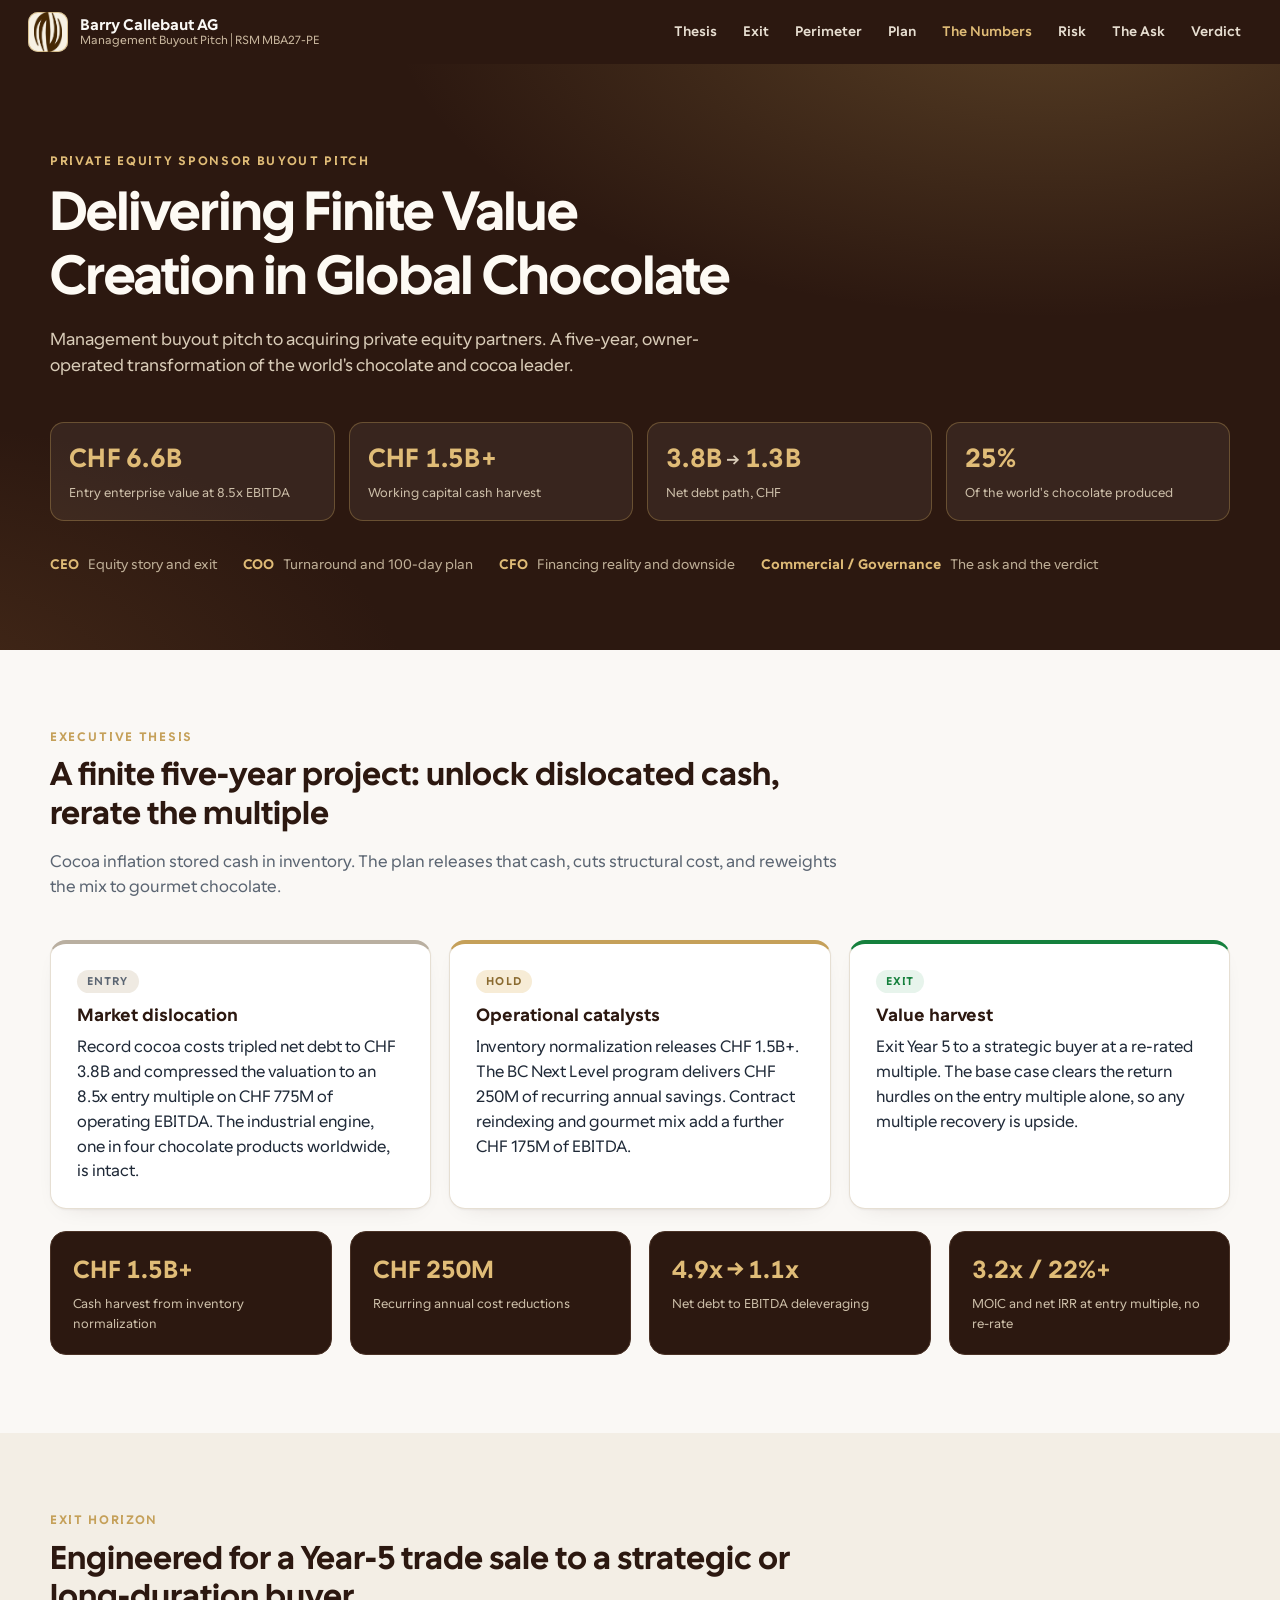
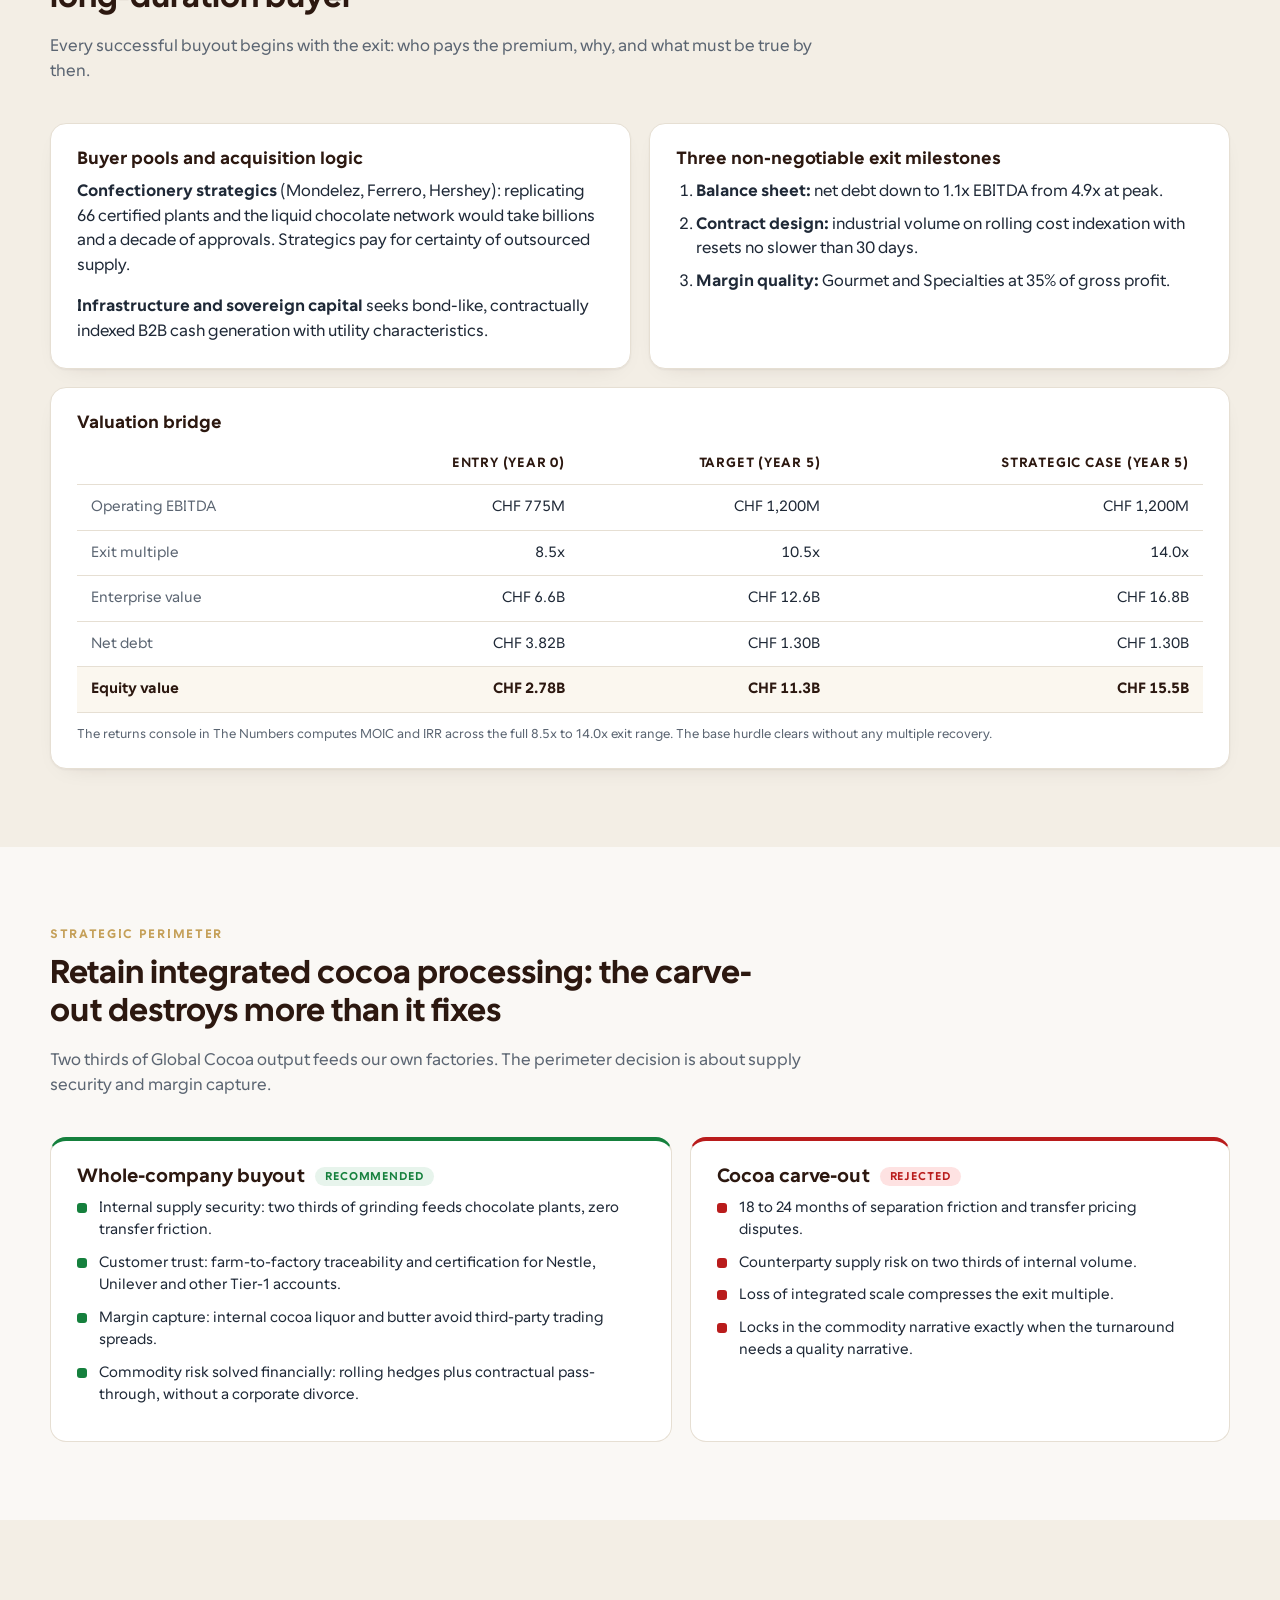
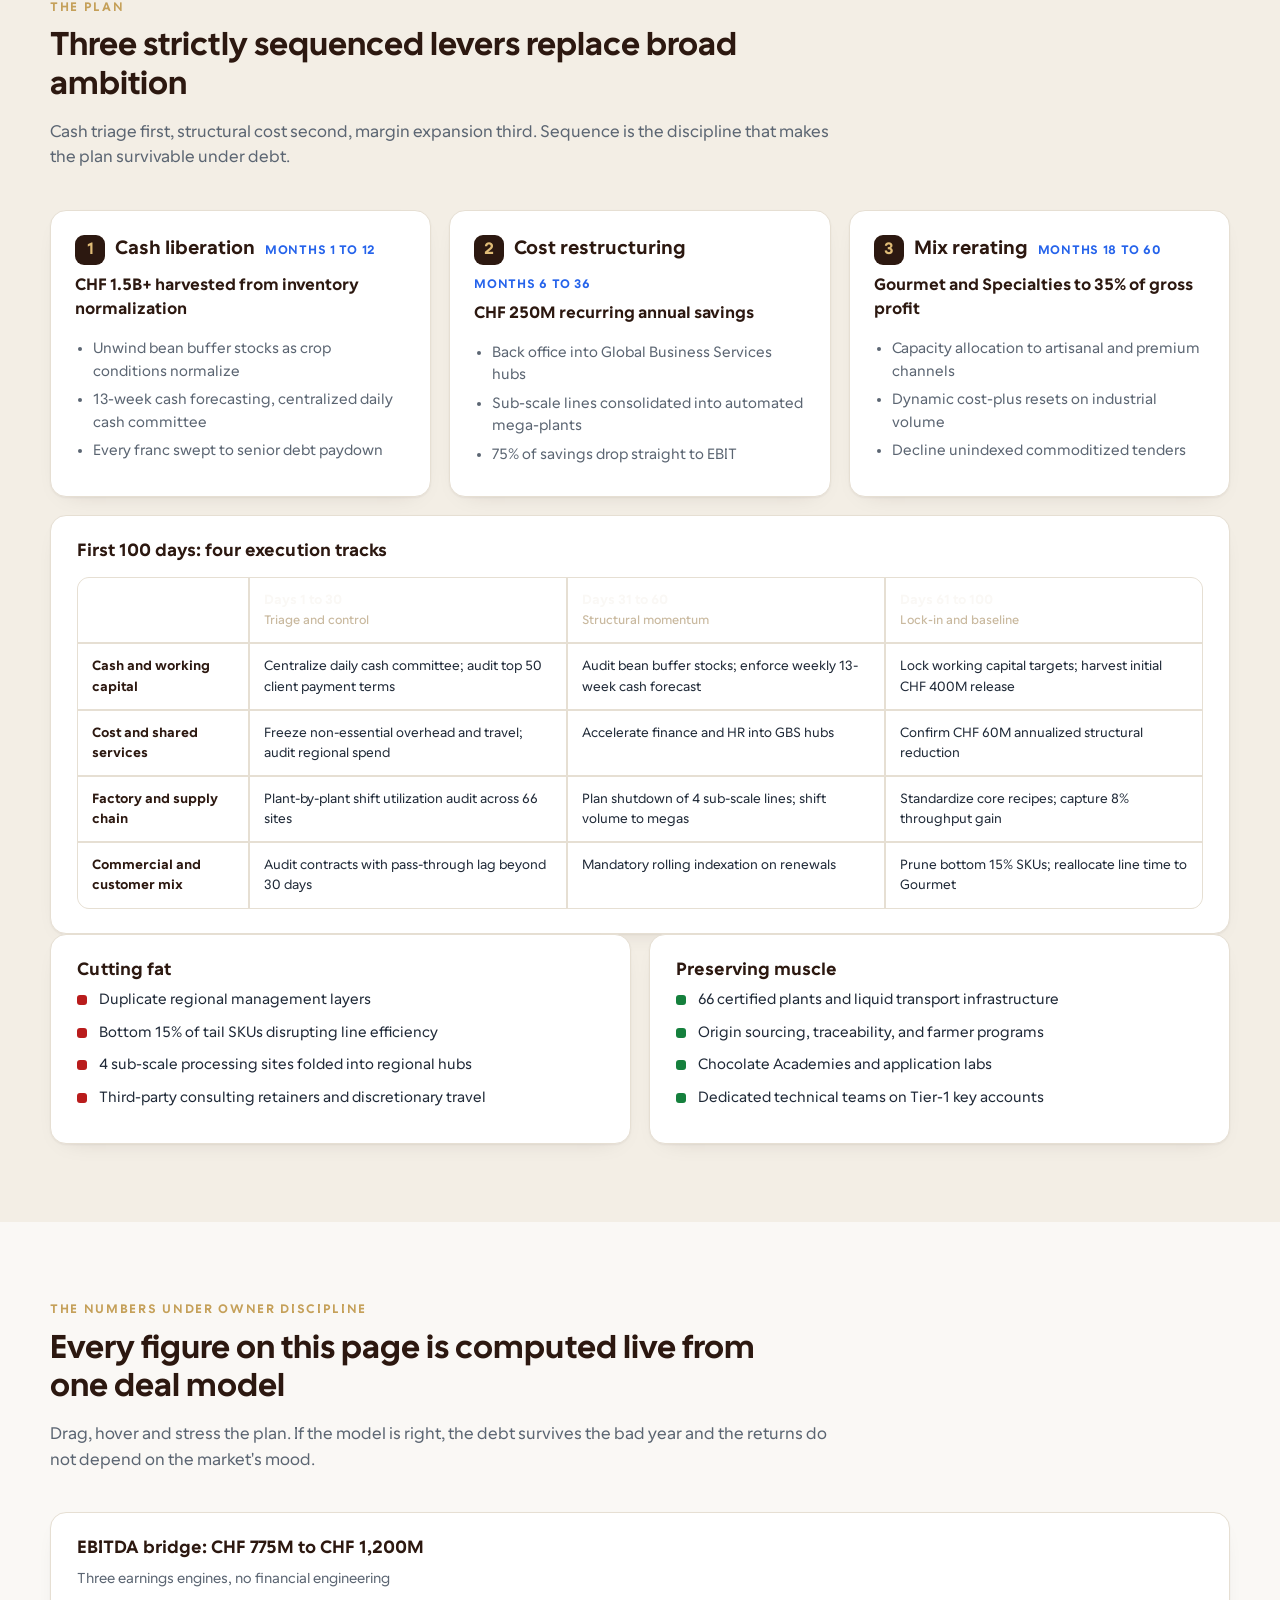
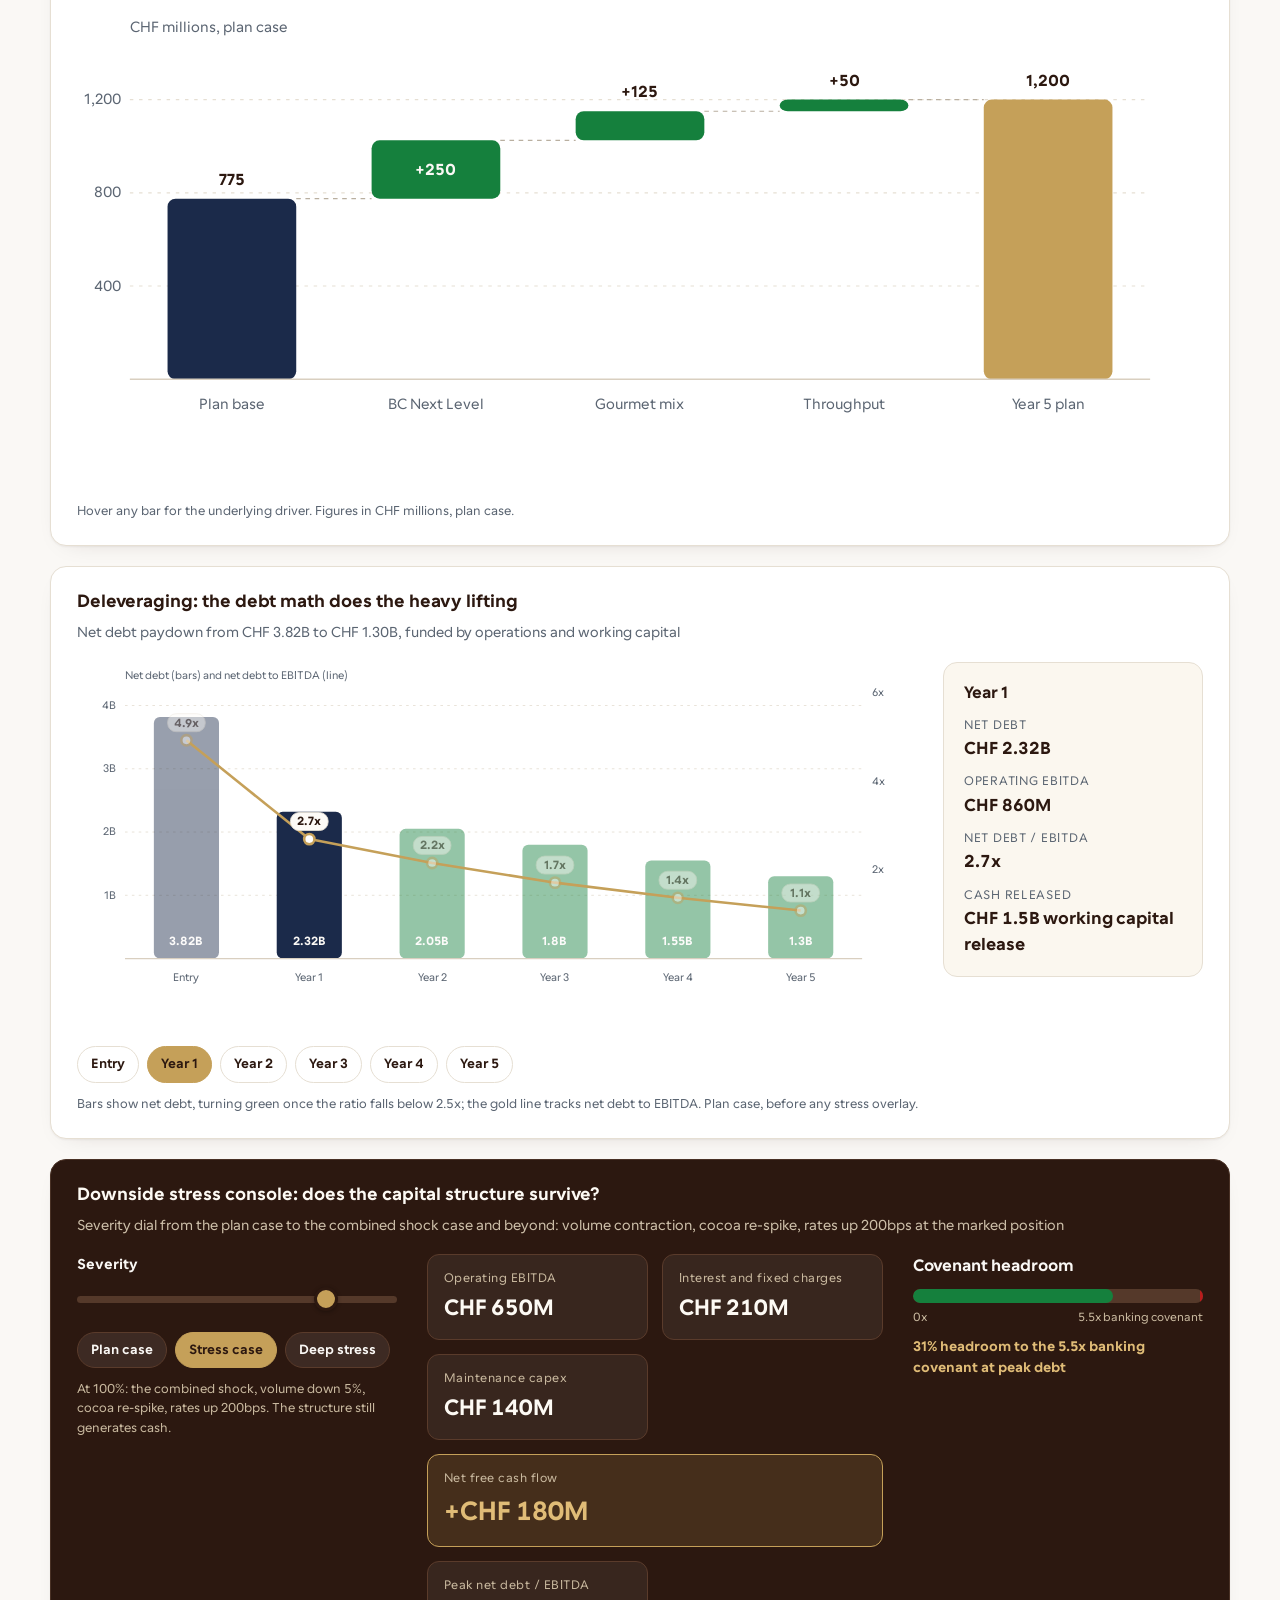
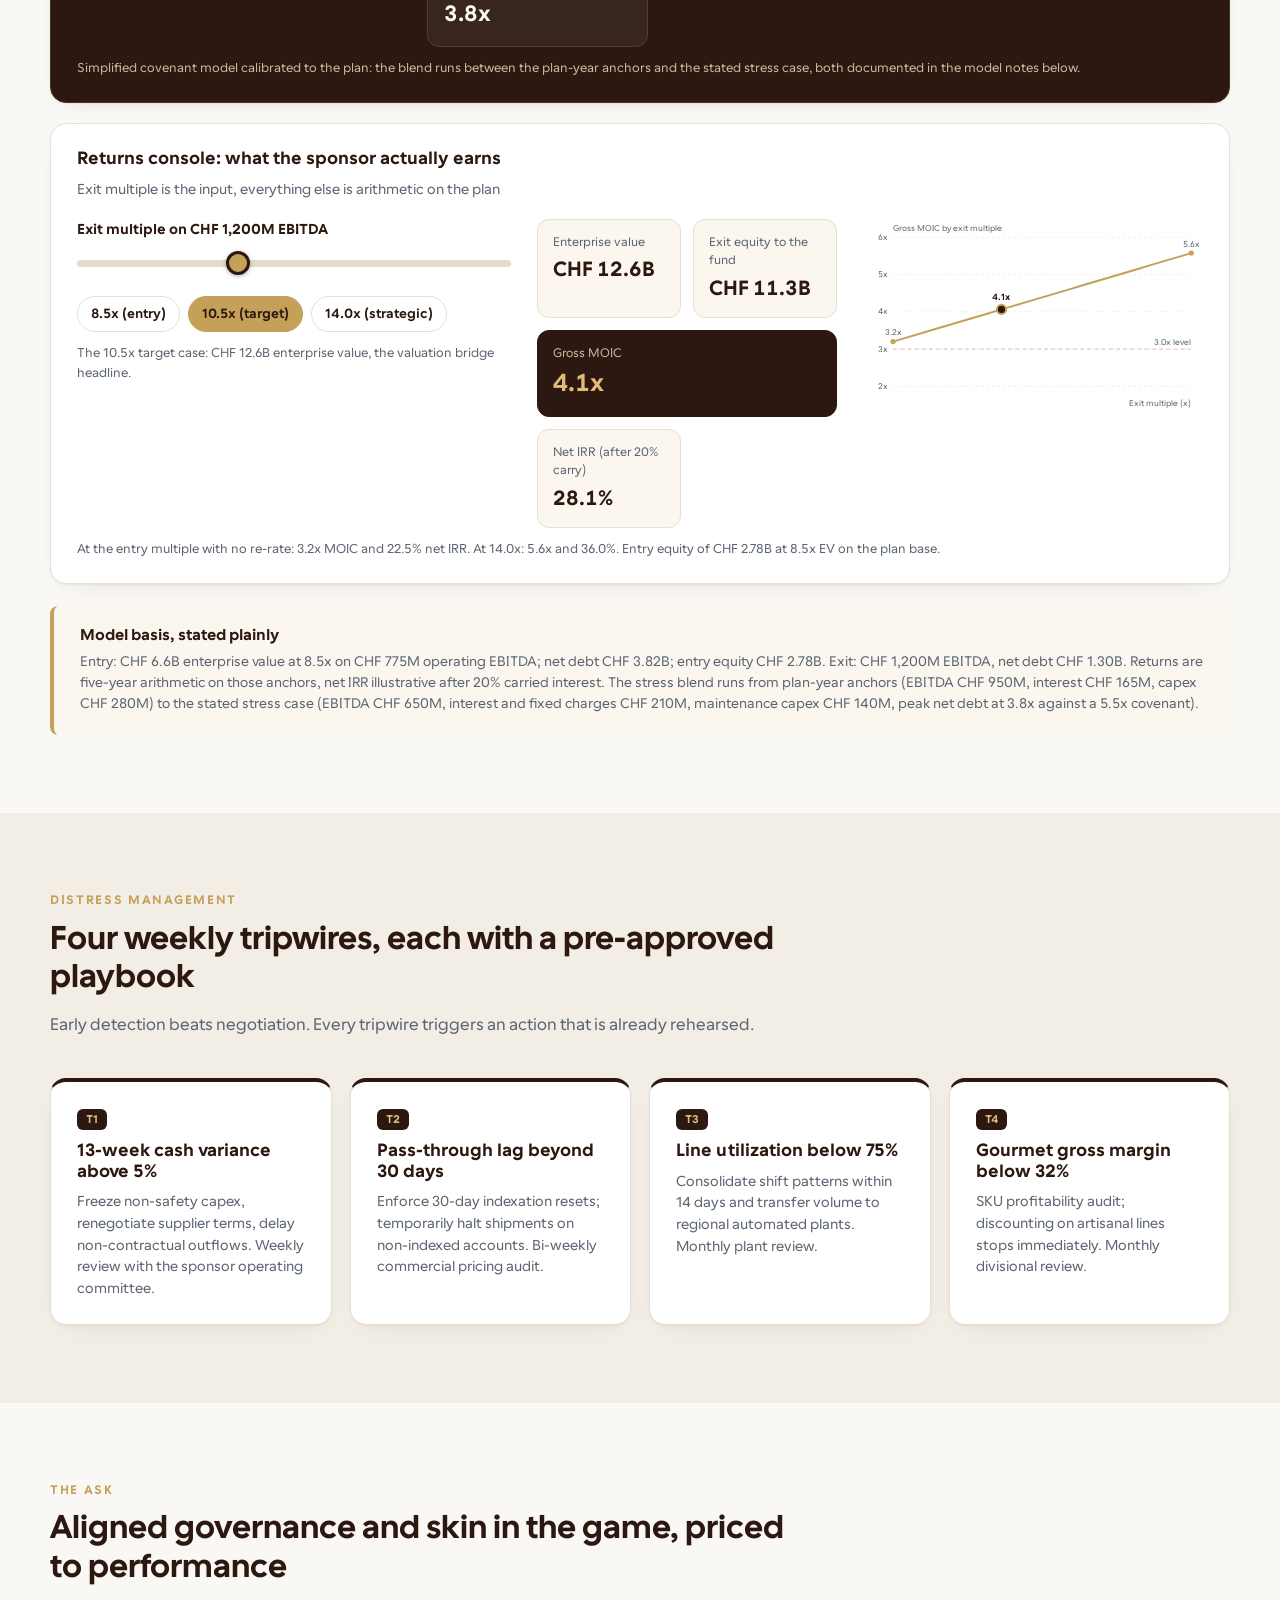
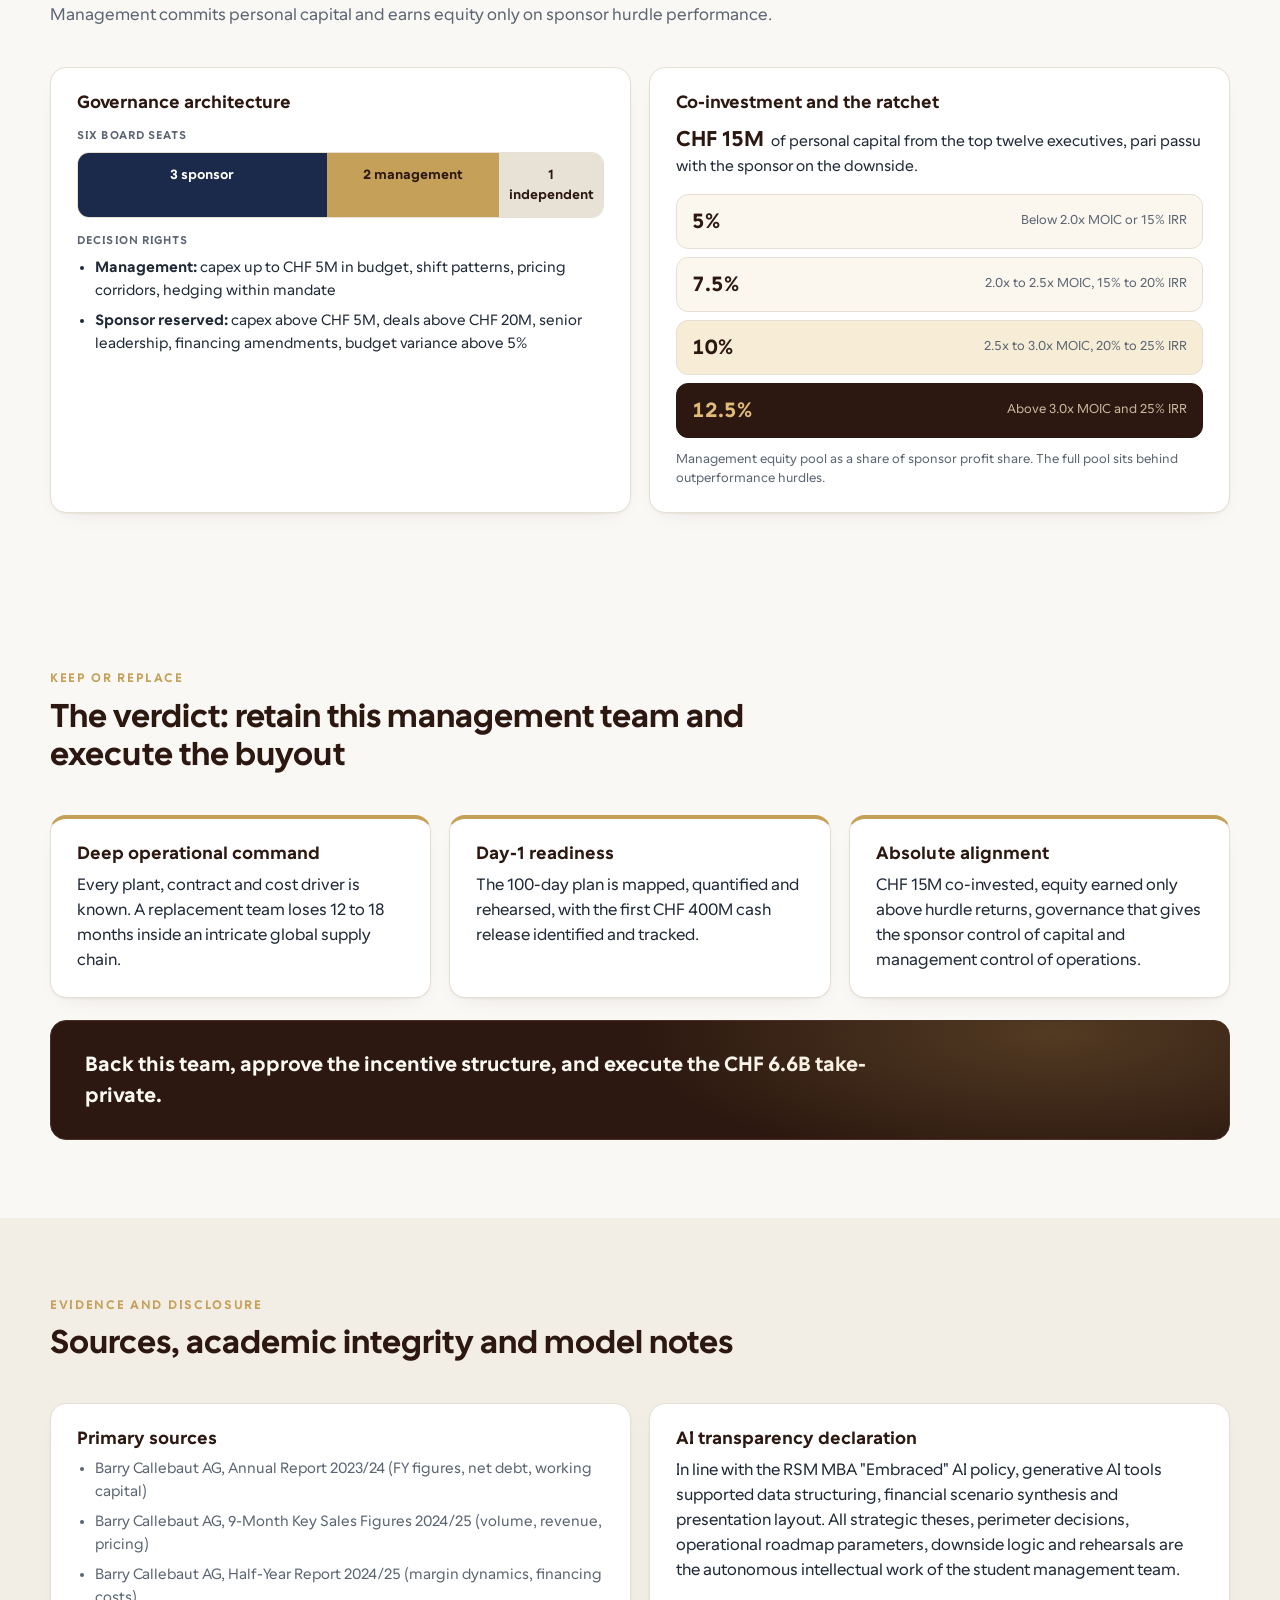
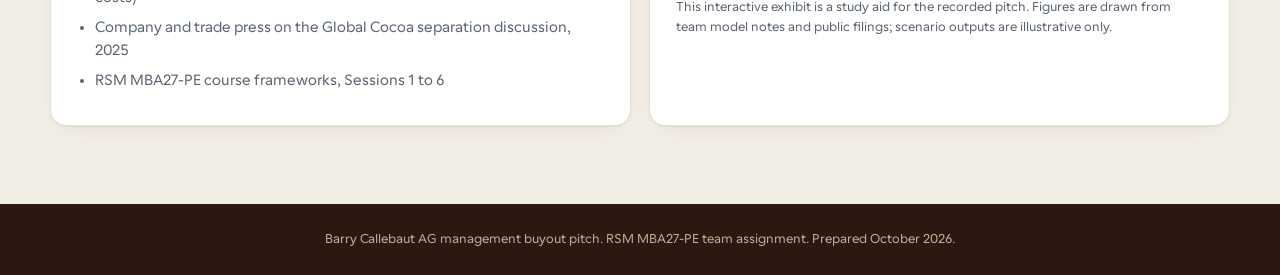
<file: barrycallebaut/index.html>
<!doctype html>
<html lang="en">
<head>
<meta charset="utf-8">
<meta name="viewport" content="width=device-width, initial-scale=1">
<meta name="color-scheme" content="light">
<link rel="icon" type="image/png" href="img/cocoa-pod.png">
<title>Barry Callebaut AG | Management Buyout Pitch</title>
<link rel="stylesheet" href="styles.css">
</head>
<body>

<header class="topbar" id="topbar">
  <a class="brand" href="#hero">
    <span class="brand-logo"><img src="img/cocoa-pod.png" alt=""></span>
    <span class="brand-text">
      <strong>Barry Callebaut AG</strong>
      <em>Management Buyout Pitch | RSM MBA27-PE</em>
    </span>
  </a>
  <nav class="topnav" aria-label="Sections">
    <a href="#thesis">Thesis</a>
    <a href="#exit">Exit</a>
    <a href="#perimeter">Perimeter</a>
    <a href="#plan">Plan</a>
    <a href="#finance" class="nav-key">The Numbers</a>
    <a href="#risk">Risk</a>
    <a href="#ask">The Ask</a>
    <a href="#verdict">Verdict</a>
  </nav>
</header>

<main>

<!-- ============================== HERO ============================== -->
<section class="hero" id="hero">
  <div class="hero-inner">
    <p class="eyebrow">Private equity sponsor buyout pitch</p>
    <h1>Delivering Finite Value Creation in Global Chocolate</h1>
    <p class="hero-sub">Management buyout pitch to acquiring private equity partners. A five-year,
    owner-operated transformation of the world's chocolate and cocoa leader.</p>
    <div class="stat-strip">
      <div class="stat">
        <span class="stat-value" data-count="6.6" data-suffix="B" data-prefix="CHF ">CHF 6.6B</span>
        <span class="stat-label">Entry enterprise value at 8.5x EBITDA</span>
      </div>
      <div class="stat">
        <span class="stat-value" data-count="1.5" data-suffix="B+" data-prefix="CHF ">CHF 1.5B+</span>
        <span class="stat-label">Working capital cash harvest</span>
      </div>
      <div class="stat">
        <span class="stat-value">3.8B <span class="arrow">&#8594;</span> 1.3B</span>
        <span class="stat-label">Net debt path, CHF</span>
      </div>
      <div class="stat">
        <span class="stat-value" data-count="25" data-suffix="%" data-prefix="">25%</span>
        <span class="stat-label">Of the world's chocolate produced</span>
      </div>
    </div>
    <div class="hero-roles">
      <span><strong>CEO</strong> Equity story and exit</span>
      <span><strong>COO</strong> Turnaround and 100-day plan</span>
      <span><strong>CFO</strong> Financing reality and downside</span>
      <span><strong>Commercial / Governance</strong> The ask and the verdict</span>
    </div>
  </div>
</section>

<!-- ============================== THESIS ============================== -->
<section class="section" id="thesis">
  <div class="section-head reveal">
    <p class="eyebrow">Executive thesis</p>
    <h2>A finite five-year project: unlock dislocated cash, rerate the multiple</h2>
    <p class="lede">Cocoa inflation stored cash in inventory. The plan releases that cash, cuts
    structural cost, and reweights the mix to gourmet chocolate.</p>
  </div>

  <div class="grid-3">
    <article class="card phase reveal">
      <span class="phase-tag tag-entry">Entry</span>
      <h3>Market dislocation</h3>
      <p>Record cocoa costs tripled net debt to CHF 3.8B and compressed the valuation to an 8.5x entry
      multiple on CHF 775M of operating EBITDA. The industrial engine, one in four chocolate products
      worldwide, is intact.</p>
    </article>
    <article class="card phase reveal">
      <span class="phase-tag tag-hold">Hold</span>
      <h3>Operational catalysts</h3>
      <p>Inventory normalization releases CHF 1.5B+. The BC Next Level program delivers CHF 250M of
      recurring annual savings. Contract reindexing and gourmet mix add a further CHF 175M of EBITDA.</p>
    </article>
    <article class="card phase reveal">
      <span class="phase-tag tag-exit">Exit</span>
      <h3>Value harvest</h3>
      <p>Exit Year 5 to a strategic buyer at a re-rated multiple. The base case clears the return hurdles
      on the entry multiple alone, so any multiple recovery is upside.</p>
    </article>
  </div>

  <div class="kpi-row">
    <div class="kpi reveal">
      <span class="kpi-value">CHF 1.5B+</span>
      <span class="kpi-label">Cash harvest from inventory normalization</span>
    </div>
    <div class="kpi reveal">
      <span class="kpi-value">CHF 250M</span>
      <span class="kpi-label">Recurring annual cost reductions</span>
    </div>
    <div class="kpi reveal">
      <span class="kpi-value">4.9x &#8594; 1.1x</span>
      <span class="kpi-label">Net debt to EBITDA deleveraging</span>
    </div>
    <div class="kpi reveal">
      <span class="kpi-value">3.2x / 22%+</span>
      <span class="kpi-label">MOIC and net IRR at entry multiple, no re-rate</span>
    </div>
  </div>
</section>

<!-- ============================== EXIT ============================== -->
<section class="section section-alt" id="exit">
  <div class="section-head reveal">
    <p class="eyebrow">Exit horizon</p>
    <h2>Engineered for a Year-5 trade sale to a strategic or long-duration buyer</h2>
    <p class="lede">Every successful buyout begins with the exit: who pays the premium, why, and what
    must be true by then.</p>
  </div>

  <div class="grid-2">
    <article class="card reveal">
      <h3>Buyer pools and acquisition logic</h3>
      <p><strong>Confectionery strategics</strong> (Mondelez, Ferrero, Hershey): replicating 66 certified
      plants and the liquid chocolate network would take billions and a decade of approvals. Strategics
      pay for certainty of outsourced supply.</p>
      <p><strong>Infrastructure and sovereign capital</strong> seeks bond-like, contractually indexed B2B
      cash generation with utility characteristics.</p>
    </article>
    <article class="card reveal">
      <h3>Three non-negotiable exit milestones</h3>
      <ol class="ranked">
        <li><strong>Balance sheet:</strong> net debt down to 1.1x EBITDA from 4.9x at peak.</li>
        <li><strong>Contract design:</strong> industrial volume on rolling cost indexation with resets
        no slower than 30 days.</li>
        <li><strong>Margin quality:</strong> Gourmet and Specialties at 35% of gross profit.</li>
      </ol>
    </article>
  </div>

  <div class="card bridge-table reveal">
    <h3>Valuation bridge</h3>
    <table>
      <thead>
        <tr><th></th><th>Entry (Year 0)</th><th>Target (Year 5)</th><th>Strategic case (Year 5)</th></tr>
      </thead>
      <tbody>
        <tr><td>Operating EBITDA</td><td>CHF 775M</td><td>CHF 1,200M</td><td>CHF 1,200M</td></tr>
        <tr><td>Exit multiple</td><td>8.5x</td><td>10.5x</td><td>14.0x</td></tr>
        <tr><td>Enterprise value</td><td>CHF 6.6B</td><td>CHF 12.6B</td><td>CHF 16.8B</td></tr>
        <tr><td>Net debt</td><td>CHF 3.82B</td><td>CHF 1.30B</td><td>CHF 1.30B</td></tr>
        <tr class="row-em"><td>Equity value</td><td>CHF 2.78B</td><td>CHF 11.3B</td><td>CHF 15.5B</td></tr>
      </tbody>
    </table>
    <p class="footnote">The returns console in The Numbers computes MOIC and IRR across the full
    8.5x to 14.0x exit range. The base hurdle clears without any multiple recovery.</p>
  </div>
</section>

<!-- ============================== PERIMETER ============================== -->
<section class="section" id="perimeter">
  <div class="section-head reveal">
    <p class="eyebrow">Strategic perimeter</p>
    <h2>Retain integrated cocoa processing: the carve-out destroys more than it fixes</h2>
    <p class="lede">Two thirds of Global Cocoa output feeds our own factories. The perimeter decision
    is about supply security and margin capture.</p>
  </div>

  <div class="compare reveal">
    <div class="compare-col compare-a">
      <h3>Whole-company buyout <span class="pill pill-rec">Recommended</span></h3>
      <ul class="ticks">
        <li>Internal supply security: two thirds of grinding feeds chocolate plants, zero transfer friction.</li>
        <li>Customer trust: farm-to-factory traceability and certification for Nestle, Unilever and other Tier-1 accounts.</li>
        <li>Margin capture: internal cocoa liquor and butter avoid third-party trading spreads.</li>
        <li>Commodity risk solved financially: rolling hedges plus contractual pass-through, without a corporate divorce.</li>
      </ul>
    </div>
    <div class="compare-col compare-b">
      <h3>Cocoa carve-out <span class="pill pill-rej">Rejected</span></h3>
      <ul class="crosses">
        <li>18 to 24 months of separation friction and transfer pricing disputes.</li>
        <li>Counterparty supply risk on two thirds of internal volume.</li>
        <li>Loss of integrated scale compresses the exit multiple.</li>
        <li>Locks in the commodity narrative exactly when the turnaround needs a quality narrative.</li>
      </ul>
    </div>
  </div>
</section>

<!-- ============================== PLAN ============================== -->
<section class="section section-alt" id="plan">
  <div class="section-head reveal">
    <p class="eyebrow">The plan</p>
    <h2>Three strictly sequenced levers replace broad ambition</h2>
    <p class="lede">Cash triage first, structural cost second, margin expansion third. Sequence is the
    discipline that makes the plan survivable under debt.</p>
  </div>

  <div class="levers">
    <article class="lever reveal">
      <div class="lever-head"><span class="lever-num">1</span><h3>Cash liberation</h3><span class="lever-time">Months 1 to 12</span></div>
      <p class="lever-target">CHF 1.5B+ harvested from inventory normalization</p>
      <ul>
        <li>Unwind bean buffer stocks as crop conditions normalize</li>
        <li>13-week cash forecasting, centralized daily cash committee</li>
        <li>Every franc swept to senior debt paydown</li>
      </ul>
    </article>
    <article class="lever reveal">
      <div class="lever-head"><span class="lever-num">2</span><h3>Cost restructuring</h3><span class="lever-time">Months 6 to 36</span></div>
      <p class="lever-target">CHF 250M recurring annual savings</p>
      <ul>
        <li>Back office into Global Business Services hubs</li>
        <li>Sub-scale lines consolidated into automated mega-plants</li>
        <li>75% of savings drop straight to EBIT</li>
      </ul>
    </article>
    <article class="lever reveal">
      <div class="lever-head"><span class="lever-num">3</span><h3>Mix rerating</h3><span class="lever-time">Months 18 to 60</span></div>
      <p class="lever-target">Gourmet and Specialties to 35% of gross profit</p>
      <ul>
        <li>Capacity allocation to artisanal and premium channels</li>
        <li>Dynamic cost-plus resets on industrial volume</li>
        <li>Decline unindexed commoditized tenders</li>
      </ul>
    </article>
  </div>

  <div class="card hundred reveal">
    <h3>First 100 days: four execution tracks</h3>
    <div class="hundred-grid" role="table" aria-label="First 100 days roadmap">
      <div class="hundred-corner" role="rowheader"></div>
      <div class="hundred-phase" role="columnheader">Days 1 to 30<br><span>Triage and control</span></div>
      <div class="hundred-phase" role="columnheader">Days 31 to 60<br><span>Structural momentum</span></div>
      <div class="hundred-phase" role="columnheader">Days 61 to 100<br><span>Lock-in and baseline</span></div>

      <div class="hundred-track" role="rowheader">Cash and working capital</div>
      <div class="hundred-cell" role="cell">Centralize daily cash committee; audit top 50 client payment terms</div>
      <div class="hundred-cell" role="cell">Audit bean buffer stocks; enforce weekly 13-week cash forecast</div>
      <div class="hundred-cell" role="cell">Lock working capital targets; harvest initial CHF 400M release</div>

      <div class="hundred-track" role="rowheader">Cost and shared services</div>
      <div class="hundred-cell" role="cell">Freeze non-essential overhead and travel; audit regional spend</div>
      <div class="hundred-cell" role="cell">Accelerate finance and HR into GBS hubs</div>
      <div class="hundred-cell" role="cell">Confirm CHF 60M annualized structural reduction</div>

      <div class="hundred-track" role="rowheader">Factory and supply chain</div>
      <div class="hundred-cell" role="cell">Plant-by-plant shift utilization audit across 66 sites</div>
      <div class="hundred-cell" role="cell">Plan shutdown of 4 sub-scale lines; shift volume to megas</div>
      <div class="hundred-cell" role="cell">Standardize core recipes; capture 8% throughput gain</div>

      <div class="hundred-track" role="rowheader">Commercial and customer mix</div>
      <div class="hundred-cell" role="cell">Audit contracts with pass-through lag beyond 30 days</div>
      <div class="hundred-cell" role="cell">Mandatory rolling indexation on renewals</div>
      <div class="hundred-cell" role="cell">Prune bottom 15% SKUs; reallocate line time to Gourmet</div>
    </div>
  </div>

  <div class="grid-2">
    <article class="card reveal">
      <h3>Cutting fat</h3>
      <ul class="crosses">
        <li>Duplicate regional management layers</li>
        <li>Bottom 15% of tail SKUs disrupting line efficiency</li>
        <li>4 sub-scale processing sites folded into regional hubs</li>
        <li>Third-party consulting retainers and discretionary travel</li>
      </ul>
    </article>
    <article class="card reveal">
      <h3>Preserving muscle</h3>
      <ul class="ticks">
        <li>66 certified plants and liquid transport infrastructure</li>
        <li>Origin sourcing, traceability, and farmer programs</li>
        <li>Chocolate Academies and application labs</li>
        <li>Dedicated technical teams on Tier-1 key accounts</li>
      </ul>
    </article>
  </div>
</section>

<!-- ============================== FINANCE ============================== -->
<section class="section" id="finance">
  <div class="section-head reveal">
    <p class="eyebrow">The numbers under owner discipline</p>
    <h2>Every figure on this page is computed live from one deal model</h2>
    <p class="lede">Drag, hover and stress the plan. If the model is right, the debt survives the bad
    year and the returns do not depend on the market's mood.</p>
  </div>

  <!-- EBITDA bridge -->
  <div class="card module reveal" id="module-bridge">
    <div class="module-head">
      <h3>EBITDA bridge: CHF 775M to CHF 1,200M</h3>
      <p class="module-sub">Three earnings engines, no financial engineering</p>
    </div>
    <div class="chart-wrap"><svg id="bridge-svg" viewBox="0 0 980 420" role="img" aria-label="EBITDA waterfall bridge"></svg></div>
    <p class="footnote">Hover any bar for the underlying driver. Figures in CHF millions, plan case.</p>
  </div>

  <!-- Deleveraging -->
  <div class="card module reveal" id="module-delever">
    <div class="module-head">
      <h3>Deleveraging: the debt math does the heavy lifting</h3>
      <p class="module-sub">Net debt paydown from CHF 3.82B to CHF 1.30B, funded by operations and working capital</p>
    </div>
    <div class="delever-layout">
      <div class="chart-wrap grow"><svg id="delever-svg" viewBox="0 0 980 430" role="img" aria-label="Deleveraging trajectory"></svg></div>
      <div class="readout" id="delever-readout" aria-live="polite">
        <p class="readout-title" id="delever-year">Year 1</p>
        <dl>
          <div><dt>Net debt</dt><dd id="delever-nd">CHF 2.32B</dd></div>
          <div><dt>Operating EBITDA</dt><dd id="delever-ebitda">CHF 860M</dd></div>
          <div><dt>Net debt / EBITDA</dt><dd id="delever-lev">2.7x</dd></div>
          <div><dt id="delever-cash-label">Cash released</dt><dd id="delever-fcf">CHF 1.50B in Year 1</dd></div>
        </dl>
      </div>
    </div>
    <div class="year-buttons" id="delever-years" role="group" aria-label="Select year"></div>
    <p class="footnote">Bars show net debt, turning green once the ratio falls below 2.5x; the gold
    line tracks net debt to EBITDA. Plan case, before any stress overlay.</p>
  </div>

  <!-- Stress -->
  <div class="card module module-dark reveal" id="module-stress">
    <div class="module-head">
      <h3>Downside stress console: does the capital structure survive?</h3>
      <p class="module-sub">Severity dial from the plan case to the combined shock case and beyond:
      volume contraction, cocoa re-spike, rates up 200bps at the marked position</p>
    </div>
    <div class="stress-layout">
      <div class="stress-controls">
        <label class="control-label" for="stress-range">Severity</label>
        <input type="range" id="stress-range" min="0" max="125" value="100" step="5" aria-describedby="stress-note">
        <div class="stress-chips" id="stress-chips" role="group" aria-label="Scenario presets">
          <button type="button" data-severity="0">Plan case</button>
          <button type="button" data-severity="100" class="chip-active">Stress case</button>
          <button type="button" data-severity="125">Deep stress</button>
        </div>
        <p class="stress-note" id="stress-note">At 100%: the combined shock, volume down 5%,
        cocoa re-spike, rates up 200bps.</p>
      </div>
      <div class="stress-out">
        <div class="stress-metric">
          <span class="stress-label">Operating EBITDA</span>
          <span class="stress-value" id="stress-ebitda">CHF 650M</span>
        </div>
        <div class="stress-metric">
          <span class="stress-label">Interest and fixed charges</span>
          <span class="stress-value" id="stress-interest">CHF 210M</span>
        </div>
        <div class="stress-metric">
          <span class="stress-label">Maintenance capex</span>
          <span class="stress-value" id="stress-capex">CHF 140M</span>
        </div>
        <div class="stress-metric stress-metric-key">
          <span class="stress-label">Net free cash flow</span>
          <span class="stress-value" id="stress-fcf">+CHF 180M</span>
        </div>
        <div class="stress-metric">
          <span class="stress-label">Peak net debt / EBITDA</span>
          <span class="stress-value" id="stress-lev">3.8x</span>
        </div>
      </div>
      <div class="covenant">
        <p class="covenant-title">Covenant headroom</p>
        <div class="meter" role="img" aria-label="Covenant headroom meter">
          <div class="meter-track">
            <div class="meter-fill" id="meter-fill"></div>
            <div class="meter-limit"></div>
          </div>
          <div class="meter-labels"><span>0x</span><span>5.5x banking covenant</span></div>
        </div>
        <p class="covenant-read" id="covenant-read">31% headroom preserved at peak debt</p>
      </div>
    </div>
    <p class="footnote footnote-inv">Simplified covenant model calibrated to the plan: the blend runs
    between the plan-year anchors and the stated stress case, both documented in the model notes below.</p>
  </div>

  <!-- Returns -->
  <div class="card module reveal" id="module-returns">
    <div class="module-head">
      <h3>Returns console: what the sponsor actually earns</h3>
      <p class="module-sub">Exit multiple is the input, everything else is arithmetic on the plan</p>
    </div>
    <div class="returns-layout">
      <div class="returns-controls">
        <label class="control-label" for="exit-range">Exit multiple on CHF 1,200M EBITDA</label>
        <input type="range" id="exit-range" min="8.5" max="14" value="10.5" step="0.25">
        <div class="marker-row">
          <button type="button" data-mult="8.5">8.5x (entry)</button>
          <button type="button" data-mult="10.5" class="chip-active">10.5x (target)</button>
          <button type="button" data-mult="14">14.0x (strategic)</button>
        </div>
        <p class="returns-note" id="returns-note">The 10.5x target case: CHF 12.6B enterprise value,
        the valuation bridge headline.</p>
      </div>
      <div class="returns-out">
        <div class="returns-metric"><span class="returns-label">Enterprise value</span><span class="returns-value" id="ret-ev">CHF 12.6B</span></div>
        <div class="returns-metric"><span class="returns-label">Exit equity to the fund</span><span class="returns-value" id="ret-equity">CHF 11.3B</span></div>
        <div class="returns-metric returns-metric-key"><span class="returns-label">Gross MOIC</span><span class="returns-value" id="ret-moic">4.1x</span></div>
        <div class="returns-metric"><span class="returns-label">Net IRR (after 20% carry)</span><span class="returns-value" id="ret-irr">28.1%</span></div>
      </div>
      <div class="chart-wrap returns-chart"><svg id="returns-svg" viewBox="0 0 520 300" role="img" aria-label="MOIC across exit multiples"></svg></div>
    </div>
    <p class="footnote" id="returns-foot">At the entry multiple with no re-rate: 3.2x MOIC and 22.5%
    net IRR. At 14.0x: 5.6x and 36.0%. Entry equity of CHF 2.78B at 8.5x EV on the plan base.</p>
  </div>

  <div class="model-basis reveal">
    <h4>Model basis, stated plainly</h4>
    <p>Entry: CHF 6.6B enterprise value at 8.5x on CHF 775M operating EBITDA; net debt CHF 3.82B;
    entry equity CHF 2.78B. Exit: CHF 1,200M EBITDA, net debt CHF 1.30B. Returns are five-year
    arithmetic on those anchors, net IRR illustrative after 20% carried interest. The stress blend
    runs from plan-year anchors (EBITDA CHF 950M, interest CHF 165M, capex CHF 280M) to the stated
    stress case (EBITDA CHF 650M, interest and fixed charges CHF 210M, maintenance capex CHF 140M,
    peak net debt at 3.8x against a 5.5x covenant).</p>
  </div>
</section>

<!-- ============================== RISK ============================== -->
<section class="section section-alt" id="risk">
  <div class="section-head reveal">
    <p class="eyebrow">Distress management</p>
    <h2>Four weekly tripwires, each with a pre-approved playbook</h2>
    <p class="lede">Early detection beats negotiation. Every tripwire triggers an action that is
    already rehearsed.</p>
  </div>

  <div class="grid-4">
    <article class="card tripwire reveal">
      <span class="trip-id">T1</span>
      <h3>13-week cash variance above 5%</h3>
      <p class="trip-action">Freeze non-safety capex, renegotiate supplier terms, delay non-contractual
      outflows. Weekly review with the sponsor operating committee.</p>
    </article>
    <article class="card tripwire reveal">
      <span class="trip-id">T2</span>
      <h3>Pass-through lag beyond 30 days</h3>
      <p class="trip-action">Enforce 30-day indexation resets; temporarily halt shipments on non-indexed
      accounts. Bi-weekly commercial pricing audit.</p>
    </article>
    <article class="card tripwire reveal">
      <span class="trip-id">T3</span>
      <h3>Line utilization below 75%</h3>
      <p class="trip-action">Consolidate shift patterns within 14 days and transfer volume to regional
      automated plants. Monthly plant review.</p>
    </article>
    <article class="card tripwire reveal">
      <span class="trip-id">T4</span>
      <h3>Gourmet gross margin below 32%</h3>
      <p class="trip-action">SKU profitability audit; discounting on artisanal lines stops immediately.
      Monthly divisional review.</p>
    </article>
  </div>
</section>

<!-- ============================== ASK ============================== -->
<section class="section" id="ask">
  <div class="section-head reveal">
    <p class="eyebrow">The ask</p>
    <h2>Aligned governance and skin in the game, priced to performance</h2>
    <p class="lede">Management commits personal capital and earns equity only on sponsor hurdle
    performance.</p>
  </div>

  <div class="grid-2">
    <article class="card reveal">
      <h3>Governance architecture</h3>
      <p class="mini-label">Six board seats</p>
      <div class="seat-bar" role="img" aria-label="Board composition: 3 sponsor seats, 2 management seats, 1 independent">
        <div class="seat seat-sponsor" style="flex:3">3 sponsor</div>
        <div class="seat seat-mgmt" style="flex:2">2 management</div>
        <div class="seat seat-ind" style="flex:1">1 independent</div>
      </div>
      <p class="mini-label">Decision rights</p>
      <ul class="rights">
        <li><strong>Management:</strong> capex up to CHF 5M in budget, shift patterns, pricing corridors,
        hedging within mandate</li>
        <li><strong>Sponsor reserved:</strong> capex above CHF 5M, deals above CHF 20M, senior leadership,
        financing amendments, budget variance above 5%</li>
      </ul>
    </article>
    <article class="card reveal">
      <h3>Co-investment and the ratchet</h3>
      <p class="coinvest"><span class="coinvest-value">CHF 15M</span> of personal capital from the top
      twelve executives, pari passu with the sponsor on the downside.</p>
      <div class="ratchet">
        <div class="ratchet-tier"><span class="tier-pool">5%</span><span class="tier-hurdle">Below 2.0x MOIC or 15% IRR</span></div>
        <div class="ratchet-tier"><span class="tier-pool">7.5%</span><span class="tier-hurdle">2.0x to 2.5x MOIC, 15% to 20% IRR</span></div>
        <div class="ratchet-tier tier-mid"><span class="tier-pool">10%</span><span class="tier-hurdle">2.5x to 3.0x MOIC, 20% to 25% IRR</span></div>
        <div class="ratchet-tier tier-top"><span class="tier-pool">12.5%</span><span class="tier-hurdle">Above 3.0x MOIC and 25% IRR</span></div>
      </div>
      <p class="footnote">Management equity pool as a share of sponsor profit share. The full pool
      sits behind outperformance hurdles.</p>
    </article>
  </div>
</section>

<!-- ============================== VERDICT ============================== -->
<section class="section verdict" id="verdict">
  <div class="section-head reveal">
    <p class="eyebrow">Keep or replace</p>
    <h2>The verdict: retain this management team and execute the buyout</h2>
  </div>
  <div class="grid-3">
    <article class="card verdict-card reveal">
      <h3>Deep operational command</h3>
      <p>Every plant, contract and cost driver is known. A replacement team loses 12 to 18 months
      inside an intricate global supply chain.</p>
    </article>
    <article class="card verdict-card reveal">
      <h3>Day-1 readiness</h3>
      <p>The 100-day plan is mapped, quantified and rehearsed, with the first CHF 400M cash release
      identified and tracked.</p>
    </article>
    <article class="card verdict-card reveal">
      <h3>Absolute alignment</h3>
      <p>CHF 15M co-invested, equity earned only above hurdle returns, governance that gives the
      sponsor control of capital and management control of operations.</p>
    </article>
  </div>
  <div class="verdict-banner reveal">
    <p>Back this team, approve the incentive structure, and execute the CHF 6.6B take-private.</p>
  </div>
</section>

<!-- ============================== SOURCES ============================== -->
<section class="section section-alt" id="sources">
  <div class="section-head reveal">
    <p class="eyebrow">Evidence and disclosure</p>
    <h2>Sources, academic integrity and model notes</h2>
  </div>
  <div class="grid-2">
    <article class="card reveal">
      <h3>Primary sources</h3>
      <ul class="plain">
        <li>Barry Callebaut AG, Annual Report 2023/24 (FY figures, net debt, working capital)</li>
        <li>Barry Callebaut AG, 9-Month Key Sales Figures 2024/25 (volume, revenue, pricing)</li>
        <li>Barry Callebaut AG, Half-Year Report 2024/25 (margin dynamics, financing costs)</li>
        <li>Company and trade press on the Global Cocoa separation discussion, 2025</li>
        <li>RSM MBA27-PE course frameworks, Sessions 1 to 6</li>
      </ul>
    </article>
    <article class="card reveal">
      <h3>AI transparency declaration</h3>
      <p>In line with the RSM MBA "Embraced" AI policy, generative AI tools supported data structuring,
      financial scenario synthesis and presentation layout. All strategic theses, perimeter decisions,
      operational roadmap parameters, downside logic and rehearsals are the autonomous intellectual
      work of the student management team.</p>
      <p class="footnote">This interactive exhibit is a study aid for the recorded pitch. Figures are
      drawn from team model notes and public filings; scenario outputs are illustrative only.</p>
    </article>
  </div>
</section>

</main>

<footer class="footer">
  <p>Barry Callebaut AG management buyout pitch. RSM MBA27-PE team assignment. Prepared October 2026.</p>
</footer>

<script src="app.js"></script>
</body>
</html>
</file>
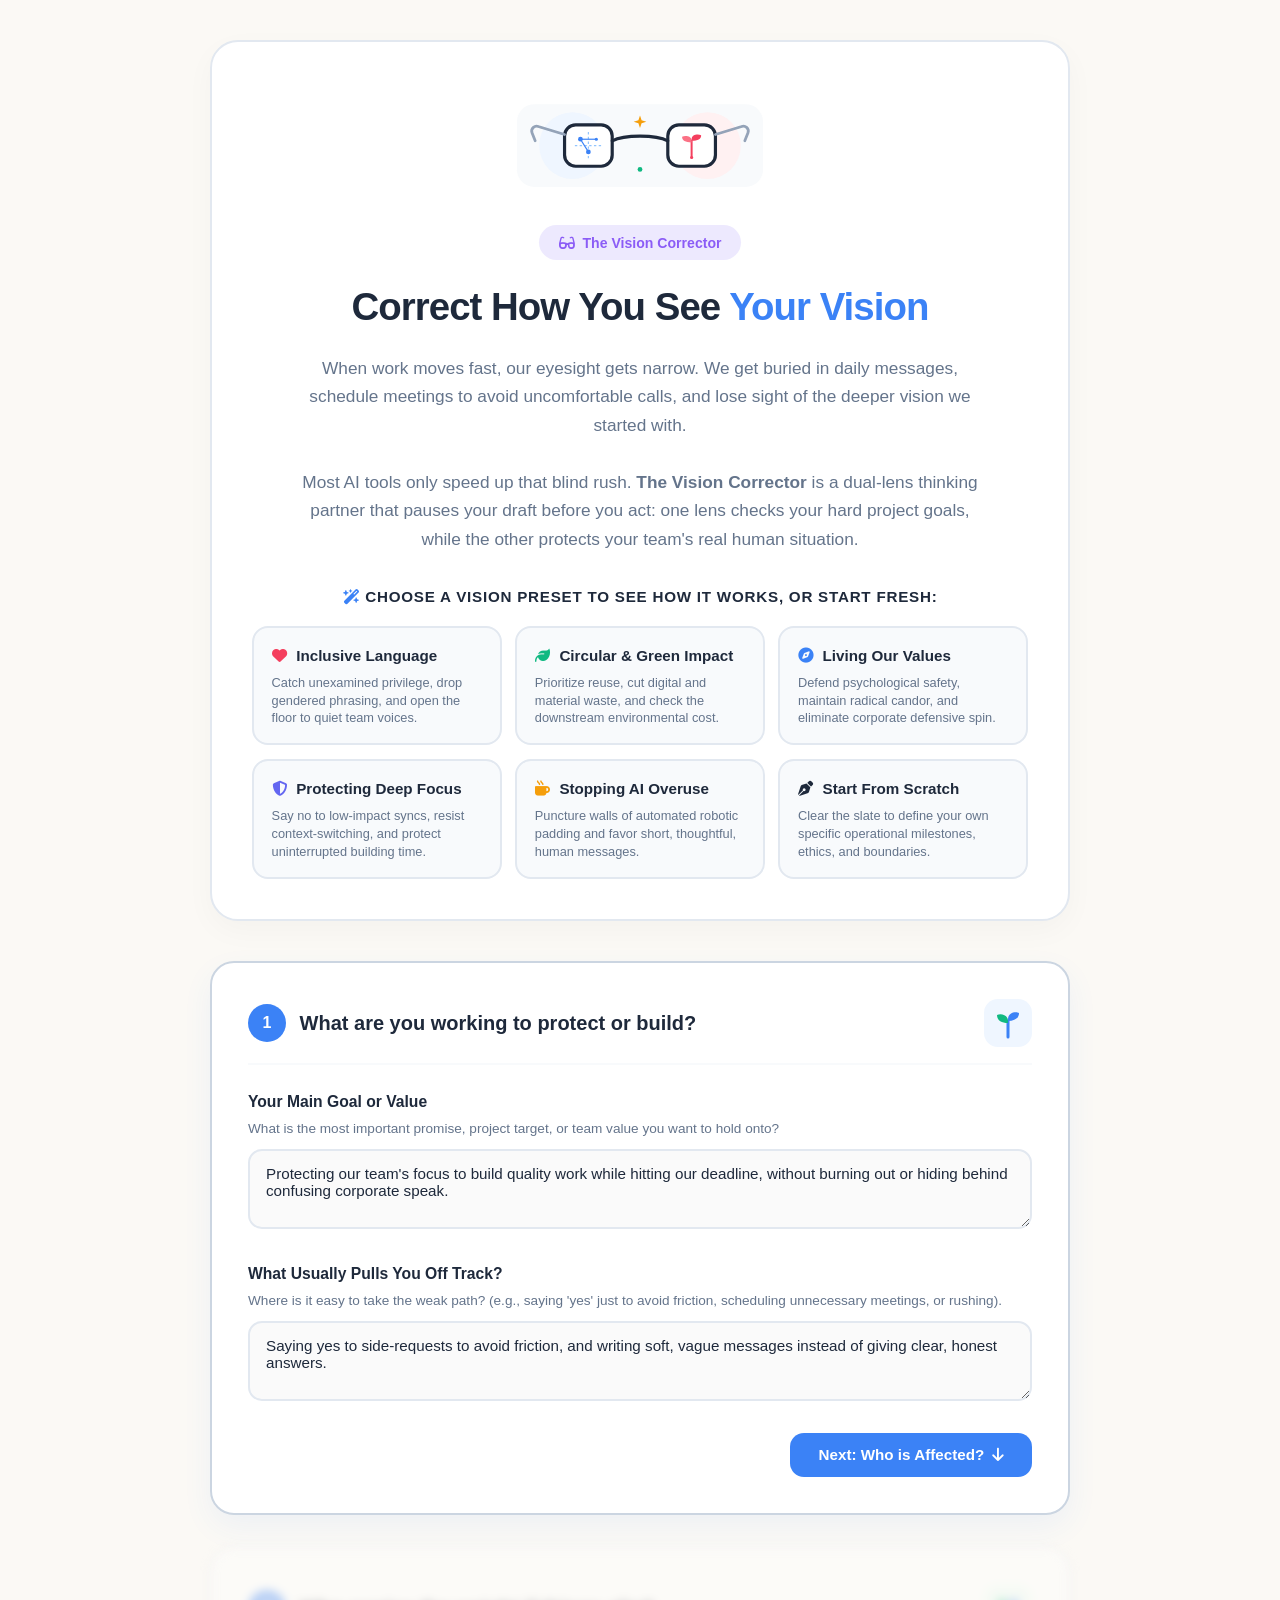
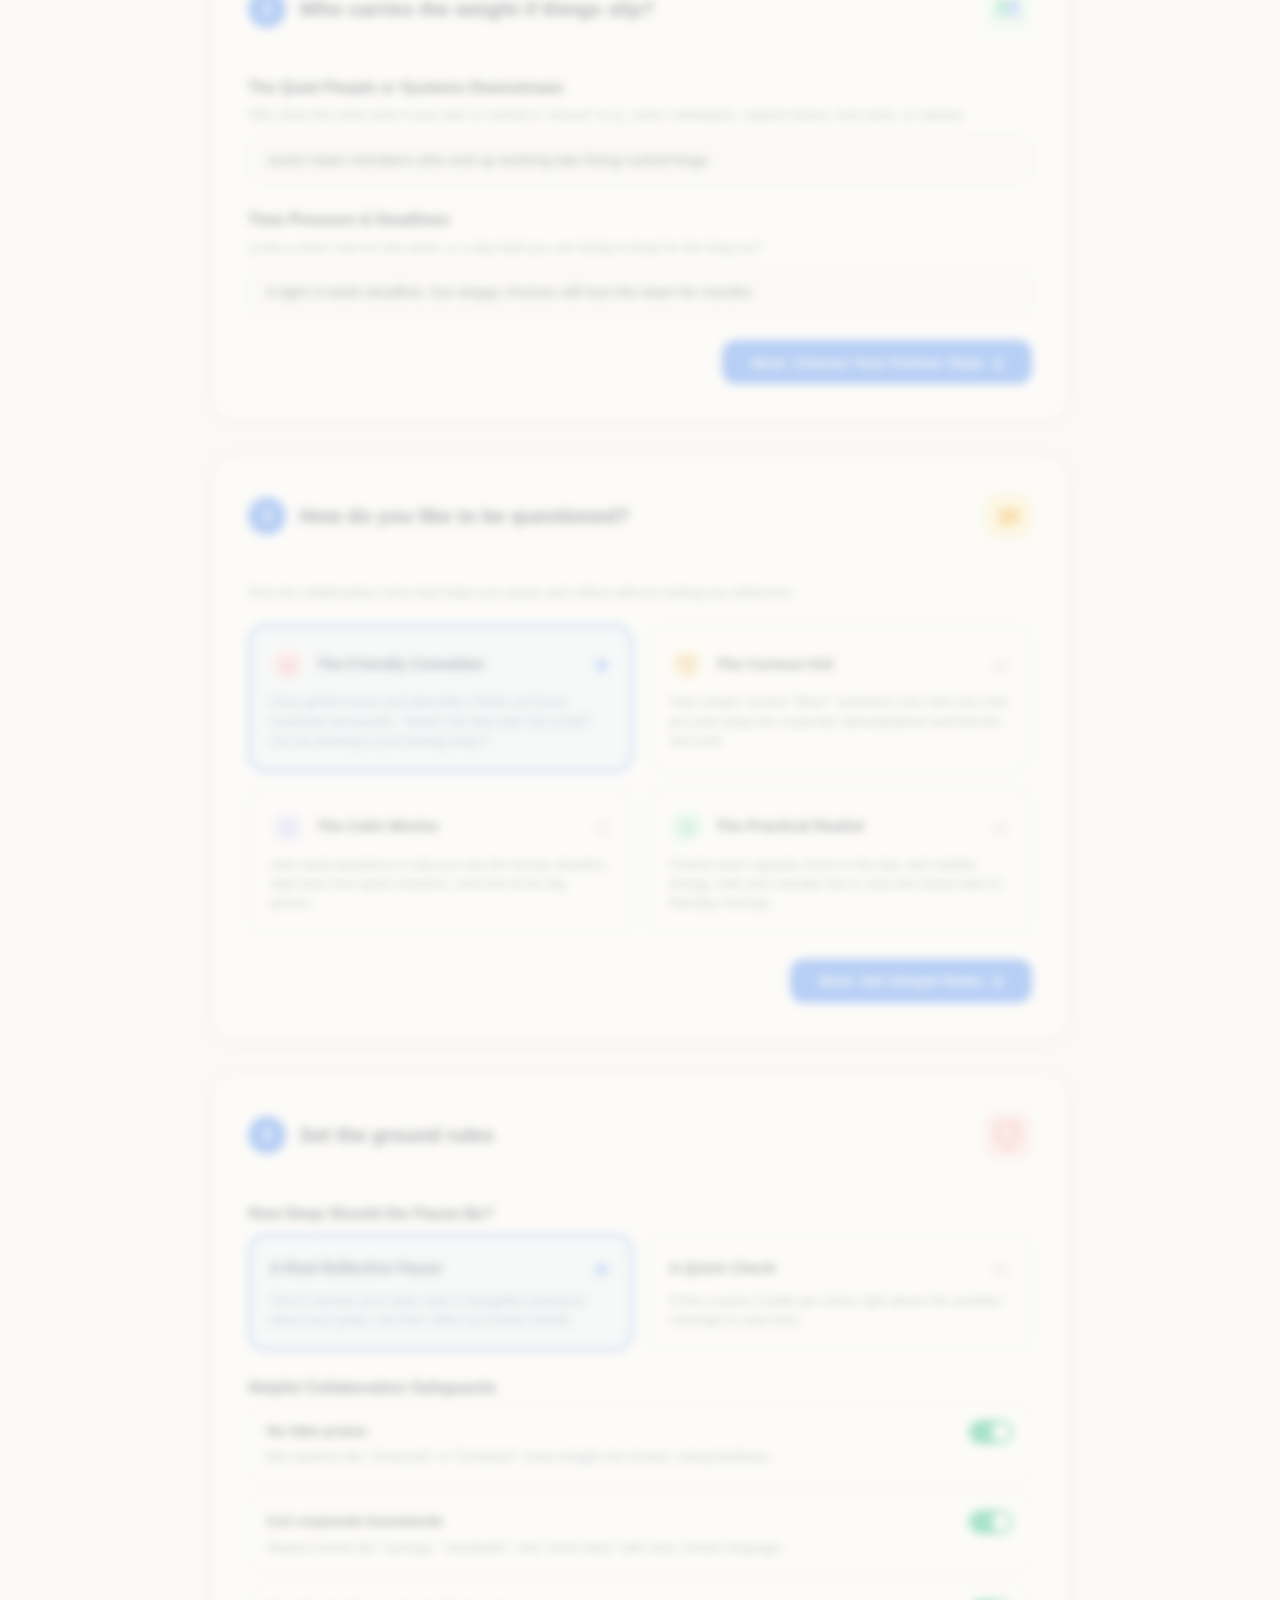
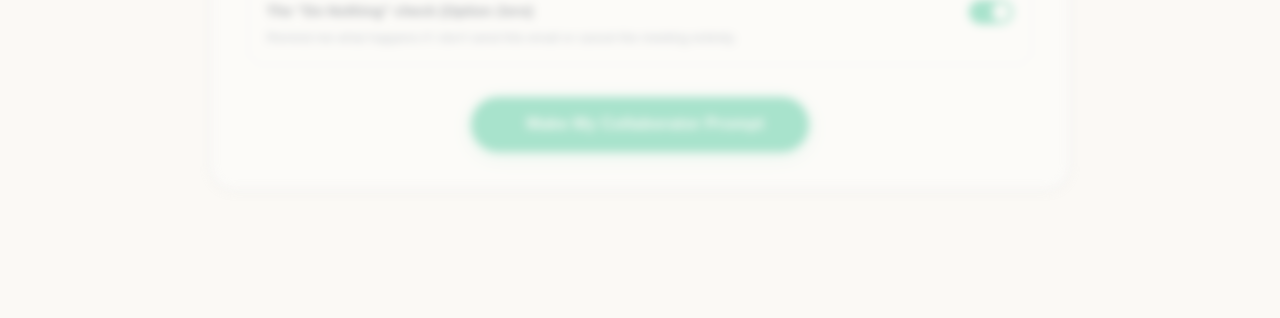
<file: collabcoach.html>
<!doctype html>
<html lang="en">
  <head>
    <meta charset="UTF-8" />
    <meta name="viewport" content="width=device-width, initial-scale=1.0" />
    <title>The Craft Collaborator | Your AI Thinking Partner</title>
    <link
      rel="icon"
      href="data:image/svg+xml,<svg xmlns=%22http://www.w3.org/2000/svg%22 viewBox=%220 0 100 100%22><text y=%22.9em%22 font-size=%2290%22>👓</text></svg>"
    />
    <link
      rel="stylesheet"
      href="https://cdnjs.cloudflare.com/ajax/libs/font-awesome/6.5.1/css/all.min.css"
    />
    <style>
      :root {
        --bg-page: #fbf9f5;
        --card-bg: #ffffff;
        --text-dark: #1e293b;
        --text-muted: #64748b;
        --primary-blue: #3b82f6;
        --primary-hover: #2563eb;
        --warm-coral: #f43f5e;
        --soft-coral: #ffe4e6;
        --mint-green: #10b981;
        --soft-mint: #d1fae5;
        --amber-gold: #f59e0b;
        --soft-amber: #fef3c7;
        --lavender: #8b5cf6;
        --soft-lavender: #ede9fe;
        --border-subtle: #e2e8f0;
      }

      * {
        box-sizing: border-box;
      }

      body {
        font-family:
          -apple-system, BlinkMacSystemFont, "Segoe UI", Roboto, Helvetica,
          Arial, sans-serif;
        background-color: var(--bg-page);
        color: var(--text-dark);
        line-height: 1.6;
        padding: 2.5rem 1rem 6rem;
        margin: 0;
      }

      .container {
        max-width: 860px;
        margin: 0 auto;
      }

      /* Hero & Intro Section */
      .intro-card {
        background: var(--card-bg);
        border: 2px solid var(--border-subtle);
        border-radius: 28px;
        padding: 3rem 2.5rem 2.5rem;
        margin-bottom: 2.5rem;
        box-shadow: 0 10px 30px rgba(0, 0, 0, 0.03);
        text-align: center;
      }

      .hero-illustration {
        width: 220px;
        height: 150px;
        margin: 0 auto 1.5rem;
        display: block;
      }

      .badge-pill {
        display: inline-flex;
        align-items: center;
        gap: 0.5rem;
        background-color: var(--soft-lavender);
        color: var(--lavender);
        font-size: 0.88rem;
        font-weight: 700;
        padding: 0.4rem 1.2rem;
        border-radius: 9999px;
        margin-bottom: 1rem;
      }

      .intro-card h1 {
        font-size: 2.4rem;
        font-weight: 800;
        color: var(--text-dark);
        margin: 0 0 1rem;
        letter-spacing: -0.025em;
      }

      .intro-card h1 span {
        color: var(--primary-blue);
      }

      .intro-manifesto {
        font-size: 1.08rem;
        color: var(--text-muted);
        max-width: 680px;
        margin: 0 auto 2rem;
        line-height: 1.65;
      }

      /* Starter Seed Buttons */
      .seed-section-title {
        font-size: 0.95rem;
        font-weight: 800;
        text-transform: uppercase;
        letter-spacing: 0.05em;
        color: var(--text-dark);
        margin-bottom: 1rem;
      }

      .seed-grid {
        display: grid;
        grid-template-columns: repeat(auto-fit, minmax(240px, 1fr));
        gap: 0.85rem;
        text-align: left;
      }

      .seed-btn {
        background: #f8fafc;
        border: 2px solid var(--border-subtle);
        border-radius: 16px;
        padding: 1rem 1.1rem;
        cursor: pointer;
        transition: all 0.2s ease;
        display: flex;
        flex-direction: column;
        gap: 0.35rem;
      }

      .seed-btn:hover {
        border-color: var(--primary-blue);
        background: #ffffff;
        transform: translateY(-2px);
        box-shadow: 0 6px 16px rgba(59, 130, 246, 0.08);
      }

      .seed-btn.active {
        border-color: var(--primary-blue);
        background: #eff6ff;
      }

      .seed-btn-top {
        display: flex;
        align-items: center;
        gap: 0.6rem;
        font-weight: 700;
        font-size: 0.95rem;
        color: var(--text-dark);
      }

      .seed-btn-desc {
        font-size: 0.8rem;
        color: var(--text-muted);
        line-height: 1.4;
      }

      /* Step Cards & Progressive Unlocking */
      .step-card {
        background: var(--card-bg);
        border: 2px solid var(--border-subtle);
        border-radius: 24px;
        padding: 2.25rem;
        margin-bottom: 2rem;
        box-shadow: 0 6px 20px rgba(0, 0, 0, 0.03);
        transition: all 0.35s ease;
      }

      .step-card.locked {
        filter: blur(5px);
        opacity: 0.35;
        pointer-events: none;
        user-select: none;
      }

      .step-card.active {
        border-color: #cbd5e1;
        box-shadow: 0 12px 30px rgba(59, 130, 246, 0.07);
      }

      .step-header {
        display: flex;
        align-items: center;
        justify-content: space-between;
        margin-bottom: 1.5rem;
        border-bottom: 2px solid #f8fafc;
        padding-bottom: 1rem;
      }

      .step-header-left {
        display: flex;
        align-items: center;
        gap: 0.85rem;
      }

      .step-num {
        width: 38px;
        height: 38px;
        border-radius: 50%;
        background-color: var(--primary-blue);
        color: white;
        display: flex;
        align-items: center;
        justify-content: center;
        font-weight: 800;
        font-size: 1rem;
        flex-shrink: 0;
      }

      .step-header h2 {
        margin: 0;
        font-size: 1.25rem;
        font-weight: 700;
        color: var(--text-dark);
      }

      .step-icon-svg {
        width: 48px;
        height: 48px;
        flex-shrink: 0;
      }

      .question-box {
        margin-bottom: 1.5rem;
      }

      .question-box:last-child {
        margin-bottom: 0;
      }

      .question-label {
        display: block;
        font-weight: 700;
        font-size: 0.98rem;
        color: var(--text-dark);
        margin-bottom: 0.25rem;
      }

      .helper-text {
        font-size: 0.85rem;
        color: var(--text-muted);
        margin-bottom: 0.6rem;
      }

      input[type="text"],
      textarea {
        width: 100%;
        padding: 0.85rem 1rem;
        border: 2px solid var(--border-subtle);
        border-radius: 14px;
        font-size: 0.95rem;
        color: var(--text-dark);
        background-color: #fafafa;
        font-family: inherit;
        transition:
          border-color 0.2s,
          background-color 0.2s;
      }

      input[type="text"]:focus,
      textarea:focus {
        outline: none;
        border-color: var(--primary-blue);
        background-color: #ffffff;
      }

      textarea {
        resize: vertical;
        min-height: 80px;
      }

      /* Archetype Choice Cards */
      .choice-grid {
        display: grid;
        grid-template-columns: 1fr;
        gap: 0.9rem;
      }

      @media (min-width: 650px) {
        .choice-grid {
          grid-template-columns: 1fr 1fr;
        }
      }

      .choice-card {
        border: 2px solid var(--border-subtle);
        border-radius: 18px;
        padding: 1.25rem;
        cursor: pointer;
        background: #ffffff;
        transition: all 0.2s ease;
        display: flex;
        flex-direction: column;
        gap: 0.65rem;
      }

      .choice-card:hover {
        border-color: var(--primary-blue);
        background-color: #f8faff;
        transform: translateY(-2px);
      }

      .choice-card.selected {
        border-color: var(--primary-blue);
        background-color: #eff6ff;
      }

      .choice-card-top {
        display: flex;
        align-items: center;
        justify-content: space-between;
      }

      .choice-card-header-left {
        display: flex;
        align-items: center;
        gap: 0.65rem;
      }

      .mini-avatar-svg {
        width: 36px;
        height: 36px;
        flex-shrink: 0;
      }

      .choice-title {
        font-weight: 700;
        font-size: 0.95rem;
        color: var(--text-dark);
      }

      .choice-card p {
        margin: 0;
        font-size: 0.83rem;
        color: var(--text-muted);
        line-height: 1.45;
      }

      /* Toggle Safeguards */
      .rule-row {
        display: flex;
        align-items: flex-start;
        justify-content: space-between;
        padding: 0.9rem 1.1rem;
        border: 1px solid var(--border-subtle);
        border-radius: 14px;
        margin-bottom: 0.65rem;
        background-color: #ffffff;
        gap: 1rem;
      }

      .rule-info strong {
        display: block;
        font-size: 0.92rem;
        color: var(--text-dark);
      }

      .rule-info span {
        font-size: 0.82rem;
        color: var(--text-muted);
      }

      .switch {
        position: relative;
        display: inline-block;
        width: 44px;
        height: 24px;
        flex-shrink: 0;
      }

      .switch input {
        opacity: 0;
        width: 0;
        height: 0;
      }

      .slider {
        position: absolute;
        cursor: pointer;
        top: 0;
        left: 0;
        right: 0;
        bottom: 0;
        background-color: #cbd5e1;
        transition: 0.25s;
        border-radius: 24px;
      }

      .slider:before {
        position: absolute;
        content: "";
        height: 18px;
        width: 18px;
        left: 3px;
        bottom: 3px;
        background-color: white;
        transition: 0.25s;
        border-radius: 50%;
      }

      input:checked + .slider {
        background-color: var(--mint-green);
      }

      input:checked + .slider:before {
        transform: translateX(20px);
      }

      /* Buttons */
      .btn-row {
        margin-top: 1.5rem;
        display: flex;
        justify-content: flex-end;
      }

      .btn-next {
        background-color: var(--primary-blue);
        color: white;
        border: none;
        padding: 0.85rem 1.8rem;
        font-size: 0.95rem;
        font-weight: 700;
        border-radius: 14px;
        cursor: pointer;
        display: inline-flex;
        align-items: center;
        gap: 0.5rem;
        transition:
          background-color 0.2s,
          transform 0.1s;
      }

      .btn-next:hover {
        background-color: var(--primary-hover);
        transform: translateY(-1px);
      }

      .btn-generate {
        background-color: var(--mint-green);
        color: white;
        border: none;
        padding: 1.1rem 2.8rem;
        font-size: 1.05rem;
        font-weight: 800;
        border-radius: 9999px;
        cursor: pointer;
        display: inline-flex;
        align-items: center;
        gap: 0.65rem;
        box-shadow: 0 4px 18px rgba(16, 185, 129, 0.25);
        transition: all 0.2s ease;
      }

      .btn-generate:hover {
        background-color: #059669;
        transform: scale(1.02);
      }

      /* Output Card */
      .output-card {
        background-color: #ffffff;
        border: 2px solid var(--primary-blue);
        border-radius: 24px;
        padding: 2.25rem;
        margin-top: 2.5rem;
        box-shadow: 0 12px 35px rgba(59, 130, 246, 0.1);
      }

      .output-top {
        display: flex;
        justify-content: space-between;
        align-items: center;
        margin-bottom: 1.25rem;
      }

      .output-top h3 {
        margin: 0;
        font-size: 1.25rem;
        font-weight: 800;
      }

      .btn-copy {
        background-color: var(--primary-blue);
        color: white;
        border: none;
        padding: 0.65rem 1.4rem;
        border-radius: 12px;
        font-size: 0.88rem;
        font-weight: 700;
        cursor: pointer;
        display: inline-flex;
        align-items: center;
        gap: 0.45rem;
      }

      .btn-copy:hover {
        background-color: var(--primary-hover);
      }

      pre {
        background: #f8fafc;
        border: 1px solid var(--border-subtle);
        border-radius: 14px;
        padding: 1.25rem;
        overflow-x: auto;
        margin: 0;
      }

      code {
        font-family: SFMono-Regular, Consolas, Monaco, monospace;
        font-size: 0.85rem;
        color: #334155;
        white-space: pre-wrap;
      }

      .toast {
        position: fixed;
        bottom: 2rem;
        right: 2rem;
        background: var(--text-dark);
        color: white;
        padding: 0.85rem 1.4rem;
        border-radius: 14px;
        font-size: 0.9rem;
        font-weight: 600;
        display: flex;
        align-items: center;
        gap: 0.6rem;
        transform: translateY(80px);
        opacity: 0;
        transition: all 0.3s cubic-bezier(0.175, 0.885, 0.32, 1.275);
        pointer-events: none;
      }

      .toast.active {
        transform: translateY(0);
        opacity: 1;
      }
    </style>
  </head>
  <body>
    <div class="container">
      <!-- INTRO / PRE-SCROLL SECTION -->
      <!-- UPDATED INTRO / PRE-SCROLL SECTION -->
      <!-- UPDATED INTRO / PRE-SCROLL SECTION -->
      <section class="intro-card">
        <!-- Dual-Lens Vision Corrector Illustration -->
        <svg
          class="hero-illustration"
          viewBox="0 0 340 140"
          fill="none"
          xmlns="http://www.w3.org/2000/svg"
          style="
            width: 270px;
            height: auto;
            margin: 0 auto 1.5rem;
            display: block;
          "
        >
          <!-- Ambient Base -->
          <rect x="15" y="18" width="310" height="104" rx="22" fill="#F8FAFC" />
          <circle cx="85" cy="70" r="42" fill="#EFF6FF" />
          <circle cx="255" cy="70" r="42" fill="#FFF1F2" />

          <!-- Left Lens Background (Data & Metrics) -->
          <circle cx="105" cy="70" r="28" fill="#DBEAFE" />
          <!-- Right Lens Background (Living Context & People) -->
          <circle cx="235" cy="70" r="28" fill="#FFE4E6" />

          <!-- Spectacle Frames -->
          <rect
            x="75"
            y="44"
            width="60"
            height="52"
            rx="14"
            stroke="#1E293B"
            stroke-width="4"
            fill="#FFFFFF"
          />
          <rect
            x="205"
            y="44"
            width="60"
            height="52"
            rx="14"
            stroke="#1E293B"
            stroke-width="4"
            fill="#FFFFFF"
          />
          <!-- Center Bridge -->
          <path
            d="M135 64C150 56 190 56 205 64"
            stroke="#1E293B"
            stroke-width="4"
            stroke-linecap="round"
          />

          <!-- Hinges & Temples -->
          <path
            d="M75 56L42 46C38 44 32 48 34 54L38 64"
            stroke="#94A3B8"
            stroke-width="3.5"
            stroke-linecap="round"
          />
          <path
            d="M265 56L298 46C302 44 308 48 306 54L302 64"
            stroke="#94A3B8"
            stroke-width="3.5"
            stroke-linecap="round"
          />

          <!-- Left Lens Detail: Constellations / Metrics Grid -->
          <line
            x1="88"
            y1="70"
            x2="122"
            y2="70"
            stroke="#93C5FD"
            stroke-width="1.5"
            stroke-dasharray="3 3"
          />
          <line
            x1="105"
            y1="53"
            x2="105"
            y2="87"
            stroke="#93C5FD"
            stroke-width="1.5"
            stroke-dasharray="3 3"
          />
          <circle cx="95" cy="62" r="3" fill="#3B82F6" />
          <circle cx="115" cy="62" r="2" fill="#3B82F6" />
          <circle cx="105" cy="78" r="3" fill="#3B82F6" />
          <line
            x1="95"
            y1="62"
            x2="115"
            y2="62"
            stroke="#3B82F6"
            stroke-width="1.5"
          />
          <line
            x1="95"
            y1="62"
            x2="105"
            y2="78"
            stroke="#3B82F6"
            stroke-width="1.5"
          />

          <!-- Right Lens Detail: Situations / Sprout & Human Focus -->
          <path
            d="M235 84V64"
            stroke="#F43F5E"
            stroke-width="2.5"
            stroke-linecap="round"
          />
          <path
            d="M235 64C235 58 227 57 223 59C223 64 227 66 235 66Z"
            fill="#FB7185"
          />
          <path
            d="M235 62C235 56 243 55 247 57C247 62 243 64 235 64Z"
            fill="#F43F5E"
          />
          <circle cx="235" cy="85" r="2" fill="#F43F5E" />

          <!-- Alignment Star -->
          <path
            d="M170 32L172 38L178 40L172 42L170 48L168 42L162 40L168 38L170 32Z"
            fill="#F59E0B"
          />
          <circle cx="170" cy="100" r="3" fill="#10B981" />
        </svg>

        <div class="badge-pill">
          <i class="fa-solid fa-glasses"></i> The Vision Corrector
        </div>
        <h1>Correct How You See <span>Your Vision</span></h1>

        <p class="intro-manifesto">
          When work moves fast, our eyesight gets narrow. We get buried in daily
          messages, schedule meetings to avoid uncomfortable calls, and lose
          sight of the deeper vision we started with.
          <br /><br />
          Most AI tools only speed up that blind rush.
          <strong>The Vision Corrector</strong> is a dual-lens thinking partner
          that pauses your draft before you act: one lens checks your hard
          project goals, while the other protects your team's real human
          situation.
        </p>

        <div class="seed-section-title">
          <i
            class="fa-solid fa-wand-magic-sparkles"
            style="color: var(--primary-blue)"
          ></i>
          Choose a vision preset to see how it works, or start fresh:
        </div>

        <div class="seed-grid">
          <!-- Preset 1: Inclusivity -->
          <div class="seed-btn" onclick="applySeed('inclusive', this)">
            <div class="seed-btn-top">
              <i class="fa-solid fa-heart" style="color: var(--warm-coral)"></i>
              <span>Inclusive Language</span>
            </div>
            <div class="seed-btn-desc">
              Catch unexamined privilege, drop gendered phrasing, and open the
              floor to quiet team voices.
            </div>
          </div>

          <!-- Preset 2: Sustainability -->
          <div class="seed-btn" onclick="applySeed('sustainability', this)">
            <div class="seed-btn-top">
              <i class="fa-solid fa-leaf" style="color: var(--mint-green)"></i>
              <span>Circular & Green Impact</span>
            </div>
            <div class="seed-btn-desc">
              Prioritize reuse, cut digital and material waste, and check the
              downstream environmental cost.
            </div>
          </div>

          <!-- Preset 3: Living Values -->
          <div class="seed-btn" onclick="applySeed('values', this)">
            <div class="seed-btn-top">
              <i
                class="fa-solid fa-compass"
                style="color: var(--primary-blue)"
              ></i>
              <span>Living Our Values</span>
            </div>
            <div class="seed-btn-desc">
              Defend psychological safety, maintain radical candor, and
              eliminate corporate defensive spin.
            </div>
          </div>

          <!-- Preset 4: Deep Focus & Capacity (NEW BALANCING SEED) -->
          <div class="seed-btn" onclick="applySeed('focus', this)">
            <div class="seed-btn-top">
              <i class="fa-solid fa-shield-halved" style="color: #6366f1"></i>
              <span>Protecting Deep Focus</span>
            </div>
            <div class="seed-btn-desc">
              Say no to low-impact syncs, resist context-switching, and protect
              uninterrupted building time.
            </div>
          </div>

          <!-- Preset 5: Slow Management / Anti-AI -->
          <div class="seed-btn" onclick="applySeed('slow', this)">
            <div class="seed-btn-top">
              <i
                class="fa-solid fa-mug-hot"
                style="color: var(--amber-gold)"
              ></i>
              <span>Stopping AI Overuse</span>
            </div>
            <div class="seed-btn-desc">
              Puncture walls of automated robotic padding and favor short,
              thoughtful, human messages.
            </div>
          </div>

          <!-- Preset 6: Blank Slate -->
          <div class="seed-btn" onclick="applySeed('scratch', this)">
            <div class="seed-btn-top">
              <i
                class="fa-solid fa-pen-nib"
                style="color: var(--text-dark)"
              ></i>
              <span>Start From Scratch</span>
            </div>
            <div class="seed-btn-desc">
              Clear the slate to define your own specific operational
              milestones, ethics, and boundaries.
            </div>
          </div>
        </div>
      </section>

      <!-- MAIN FORM -->
      <form id="collaboratorForm">
        <!-- STEP 1 -->
        <div class="step-card active" id="step1Card">
          <div class="step-header">
            <div class="step-header-left">
              <div class="step-num">1</div>
              <h2>What are you working to protect or build?</h2>
            </div>
            <!-- Clean Plant Sprout Icon SVG -->
            <svg
              class="step-icon-svg"
              viewBox="0 0 48 48"
              fill="none"
              xmlns="http://www.w3.org/2000/svg"
            >
              <rect width="48" height="48" rx="14" fill="#EFF6FF" />
              <path
                d="M24 38V22"
                stroke="#3B82F6"
                stroke-width="3"
                stroke-linecap="round"
              />
              <path
                d="M24 22C24 16 17 14 13 16C13 21 17 24 24 24Z"
                fill="#10B981"
              />
              <path
                d="M24 20C24 14 31 12 35 14C35 19 31 22 24 22Z"
                fill="#3B82F6"
              />
            </svg>
          </div>

          <div class="question-box">
            <label class="question-label" for="coreGoalInput"
              >Your Main Goal or Value</label
            >
            <div class="helper-text">
              What is the most important promise, project target, or team value
              you want to hold onto?
            </div>
            <textarea
              id="coreGoalInput"
              placeholder="What are you aiming to achieve?"
            >
Protecting our team's focus to build quality work while hitting our deadline, without burning out or hiding behind confusing corporate speak.</textarea
            >
          </div>

          <div class="question-box">
            <label class="question-label" for="temptationInput"
              >What Usually Pulls You Off Track?</label
            >
            <div class="helper-text">
              Where is it easy to take the weak path? (e.g., saying 'yes' just
              to avoid friction, scheduling unnecessary meetings, or rushing).
            </div>
            <textarea
              id="temptationInput"
              placeholder="Where do you usually feel tempted to compromise?"
            >
Saying yes to side-requests to avoid friction, and writing soft, vague messages instead of giving clear, honest answers.</textarea
            >
          </div>

          <div class="btn-row">
            <button type="button" class="btn-next" onclick="goToStep(2)">
              Next: Who is Affected? <i class="fa-solid fa-arrow-down"></i>
            </button>
          </div>
        </div>

        <!-- STEP 2 -->
        <div class="step-card locked" id="step2Card">
          <div class="step-header">
            <div class="step-header-left">
              <div class="step-num">2</div>
              <h2>Who carries the weight if things slip?</h2>
            </div>
            <!-- Clean Community Wave Icon SVG -->
            <svg
              class="step-icon-svg"
              viewBox="0 0 48 48"
              fill="none"
              xmlns="http://www.w3.org/2000/svg"
            >
              <rect width="48" height="48" rx="14" fill="#ECFDF5" />
              <circle cx="18" cy="19" r="4.5" fill="#10B981" />
              <circle cx="30" cy="19" r="4.5" fill="#3B82F6" />
              <path
                d="M12 33C12 28.5 15 26 18 26C21 26 24 28.5 24 33"
                stroke="#10B981"
                stroke-width="2.5"
                stroke-linecap="round"
              />
              <path
                d="M24 33C24 28.5 27 26 30 26C33 26 36 28.5 36 33"
                stroke="#3B82F6"
                stroke-width="2.5"
                stroke-linecap="round"
              />
            </svg>
          </div>

          <div class="question-box">
            <label class="question-label" for="quietStakeholderInput"
              >The Quiet People or Systems Downstream</label
            >
            <div class="helper-text">
              Who does the extra work if your plan is rushed or messy? (e.g.,
              junior colleagues, support teams, end users, or nature).
            </div>
            <input
              type="text"
              id="quietStakeholderInput"
              value="Junior team members who end up working late fixing rushed bugs"
              placeholder="e.g., Support staff, junior team members, end users..."
            />
          </div>

          <div class="question-box">
            <label class="question-label" for="timePressureInput"
              >Time Pressure & Deadlines</label
            >
            <div class="helper-text">
              Is this a short rush for this week, or a big habit you are trying
              to keep for the long run?
            </div>
            <input
              type="text"
              id="timePressureInput"
              value="A tight 3-week deadline, but sloppy choices will hurt the team for months"
              placeholder="e.g., An urgent task this week vs. long-term team health..."
            />
          </div>

          <div class="btn-row">
            <button type="button" class="btn-next" onclick="goToStep(3)">
              Next: Choose Your Partner Style
              <i class="fa-solid fa-arrow-down"></i>
            </button>
          </div>
        </div>

        <!-- STEP 3 -->
        <div class="step-card locked" id="step3Card">
          <div class="step-header">
            <div class="step-header-left">
              <div class="step-num">3</div>
              <h2>How do you like to be questioned?</h2>
            </div>
            <!-- Speech Bubble Icon SVG -->
            <svg
              class="step-icon-svg"
              viewBox="0 0 48 48"
              fill="none"
              xmlns="http://www.w3.org/2000/svg"
            >
              <rect width="48" height="48" rx="14" fill="#FEF3C7" />
              <path
                d="M15 17H31C33.2 17 35 18.8 35 21V27C35 29.2 33.2 31 31 31H22L16 36V17Z"
                fill="#F59E0B"
              />
              <circle cx="21" cy="24" r="1.5" fill="white" />
              <circle cx="25" cy="24" r="1.5" fill="white" />
              <circle cx="29" cy="24" r="1.5" fill="white" />
            </svg>
          </div>
          <div class="helper-text" style="margin-bottom: 1.25rem">
            Pick the collaboration voice that helps you pause and reflect
            without making you defensive:
          </div>

          <div class="choice-grid">
            <!-- 1. Friendly Comedian -->
            <div
              class="choice-card selected"
              onclick="selectVoice(this, 'comedic')"
            >
              <div class="choice-card-top">
                <div class="choice-card-header-left">
                  <svg class="mini-avatar-svg" viewBox="0 0 36 36" fill="none">
                    <circle cx="18" cy="18" r="16" fill="#FFE4E6" />
                    <circle cx="13" cy="15" r="2" fill="#E11D48" />
                    <circle cx="23" cy="15" r="2" fill="#E11D48" />
                    <path
                      d="M12 21C14 25 22 25 24 21"
                      stroke="#E11D48"
                      stroke-width="2"
                      stroke-linecap="round"
                    />
                  </svg>
                  <span class="choice-title">The Friendly Comedian</span>
                </div>
                <input
                  type="radio"
                  name="coachVoice"
                  value="comedic"
                  checked
                  style="accent-color: var(--primary-blue)"
                />
              </div>
              <p>
                Uses gentle humor and absurdity. Points out funny corporate
                buzzwords:
                <em
                  >"What's the deal with this email? Are we working or just
                  looking busy?"</em
                >
              </p>
            </div>

            <!-- 2. Curious Kid -->
            <div class="choice-card" onclick="selectVoice(this, 'curious')">
              <div class="choice-card-top">
                <div class="choice-card-header-left">
                  <svg class="mini-avatar-svg" viewBox="0 0 36 36" fill="none">
                    <circle cx="18" cy="18" r="16" fill="#FEF3C7" />
                    <circle cx="13" cy="15" r="3" fill="#D97706" />
                    <circle cx="23" cy="15" r="3" fill="#D97706" />
                    <ellipse cx="18" cy="24" rx="3.5" ry="2.5" fill="#D97706" />
                  </svg>
                  <span class="choice-title">The Curious Kid</span>
                </div>
                <input
                  type="radio"
                  name="coachVoice"
                  value="curious"
                  style="accent-color: var(--primary-blue)"
                />
              </div>
              <p>
                Asks simple, honest "Why?" questions over and over until you
                peel away the corporate rationalizations and find the real
                truth.
              </p>
            </div>

            <!-- 3. Calm Mentor -->
            <div class="choice-card" onclick="selectVoice(this, 'thoughtful')">
              <div class="choice-card-top">
                <div class="choice-card-header-left">
                  <svg class="mini-avatar-svg" viewBox="0 0 36 36" fill="none">
                    <circle cx="18" cy="18" r="16" fill="#EDE9FE" />
                    <path
                      d="M12 16C14 14 16 14 18 16C20 14 22 14 24 16"
                      stroke="#6366F1"
                      stroke-width="2"
                      stroke-linecap="round"
                    />
                    <path
                      d="M14 23C16 25 20 25 22 23"
                      stroke="#6366F1"
                      stroke-width="2"
                      stroke-linecap="round"
                    />
                  </svg>
                  <span class="choice-title">The Calm Mentor</span>
                </div>
                <input
                  type="radio"
                  name="coachVoice"
                  value="thoughtful"
                  style="accent-color: var(--primary-blue)"
                />
              </div>
              <p>
                Asks quiet questions to help you see the human situation, step
                back from quick reactions, and look at the big picture.
              </p>
            </div>

            <!-- 4. Practical Realist -->
            <div class="choice-card" onclick="selectVoice(this, 'practical')">
              <div class="choice-card-top">
                <div class="choice-card-header-left">
                  <svg class="mini-avatar-svg" viewBox="0 0 36 36" fill="none">
                    <circle cx="18" cy="18" r="16" fill="#D1FAE5" />
                    <line
                      x1="12"
                      y1="15"
                      x2="16"
                      y2="15"
                      stroke="#059669"
                      stroke-width="2"
                      stroke-linecap="round"
                    />
                    <line
                      x1="20"
                      y1="15"
                      x2="24"
                      y2="15"
                      stroke="#059669"
                      stroke-width="2"
                      stroke-linecap="round"
                    />
                    <line
                      x1="13"
                      y1="22"
                      x2="23"
                      y2="22"
                      stroke="#059669"
                      stroke-width="2"
                      stroke-linecap="round"
                    />
                  </svg>
                  <span class="choice-title">The Practical Realist</span>
                </div>
                <input
                  type="radio"
                  name="coachVoice"
                  value="practical"
                  style="accent-color: var(--primary-blue)"
                />
              </div>
              <p>
                Checks team capacity, hours in the day, and realistic energy.
                Asks who actually has to carry the heavy load on Monday morning.
              </p>
            </div>
          </div>

          <div class="btn-row">
            <button type="button" class="btn-next" onclick="goToStep(4)">
              Next: Set Simple Rules <i class="fa-solid fa-arrow-down"></i>
            </button>
          </div>
        </div>

        <!-- STEP 4 -->
        <div class="step-card locked" id="step4Card">
          <div class="step-header">
            <div class="step-header-left">
              <div class="step-num">4</div>
              <h2>Set the ground rules</h2>
            </div>
            <!-- Clean Shield SVG -->
            <svg
              class="step-icon-svg"
              viewBox="0 0 48 48"
              fill="none"
              xmlns="http://www.w3.org/2000/svg"
            >
              <rect width="48" height="48" rx="14" fill="#FEE2E2" />
              <path
                d="M24 12L34 16V24C34 31 29 35 24 37C19 35 14 31 14 24V16L24 12Z"
                stroke="#EF4444"
                stroke-width="2.5"
                fill="#FFFFFF"
              />
              <path
                d="M20 24L23 27L28 21"
                stroke="#EF4444"
                stroke-width="2.5"
                stroke-linecap="round"
                stroke-linejoin="round"
              />
            </svg>
          </div>

          <div class="question-box">
            <label class="question-label">How Deep Should the Pause Be?</label>
            <div class="choice-grid" style="margin-top: 0.5rem">
              <div
                class="choice-card selected"
                onclick="selectFriction(this, 'firm')"
              >
                <div class="choice-card-top">
                  <span class="choice-title">A Real Reflective Pause</span>
                  <input
                    type="radio"
                    name="frictionLevel"
                    value="firm"
                    checked
                    style="accent-color: var(--primary-blue)"
                  />
                </div>
                <p>
                  The AI reviews your draft, asks 2 thoughtful questions about
                  your goals, and then offers an honest rewrite.
                </p>
              </div>

              <div class="choice-card" onclick="selectFriction(this, 'gentle')">
                <div class="choice-card-top">
                  <span class="choice-title">A Quick Check</span>
                  <input
                    type="radio"
                    name="frictionLevel"
                    value="gentle"
                    style="accent-color: var(--primary-blue)"
                  />
                </div>
                <p>
                  Prints a quick 2-bullet gut check right above the rewritten
                  message to save time.
                </p>
              </div>
            </div>
          </div>

          <div class="question-box">
            <label class="question-label"
              >Helpful Collaboration Safeguards</label
            >

            <div class="rule-row">
              <div class="rule-info">
                <strong>No fake praise</strong>
                <span
                  >Ban openers like "Great job!" or "Certainly!" Jump straight
                  into honest, caring feedback.</span
                >
              </div>
              <label class="switch"
                ><input type="checkbox" id="ruleNoPraise" checked /><span
                  class="slider"
                ></span
              ></label>
            </div>

            <div class="rule-row">
              <div class="rule-info">
                <strong>Cut corporate buzzwords</strong>
                <span
                  >Replace words like "synergy," "bandwidth," and "touch base"
                  with clear, human language.</span
                >
              </div>
              <label class="switch"
                ><input type="checkbox" id="ruleNoJargon" checked /><span
                  class="slider"
                ></span
              ></label>
            </div>

            <div class="rule-row">
              <div class="rule-info">
                <strong>The "Do Nothing" check (Option Zero)</strong>
                <span
                  >Remind me what happens if I don't send this email or cancel
                  the meeting entirely.</span
                >
              </div>
              <label class="switch"
                ><input type="checkbox" id="ruleDoNothing" checked /><span
                  class="slider"
                ></span
              ></label>
            </div>
          </div>

          <div
            class="btn-row"
            style="justify-content: center; margin-top: 2rem"
          >
            <button
              type="button"
              class="btn-generate"
              onclick="generatePrompt()"
            >
              <i class="fa-solid fa-sparkles"></i> Make My Collaborator Prompt
            </button>
          </div>
        </div>
      </form>

      <!-- OUTPUT CARD -->
      <div class="output-card" id="outputCard" style="display: none">
        <div class="output-top">
          <div>
            <h3>Your Collaborator Prompt is Ready!</h3>
            <p style="margin: 0; font-size: 0.85rem; color: var(--text-muted)">
              Use this in ChatGPT, Claude, Copilot, or any AI assistant you use
              every day.
            </p>
          </div>
          <button class="btn-copy" onclick="copyPrompt()">
            <i class="fa-solid fa-copy"></i> Copy Prompt
          </button>
        </div>

        <div
          style="
            background-color: #f8fafc;
            border: 1px dashed var(--primary-blue);
            padding: 1rem;
            border-radius: 14px;
            font-size: 0.88rem;
            margin-bottom: 1.25rem;
            color: var(--text-dark);
          "
        >
          <strong>How to test this out:</strong>
          <ol style="margin: 0.4rem 0 0 1.2rem; padding: 0; line-height: 1.5">
            <li>Click <strong>Copy Prompt</strong> above.</li>
            <li>
              Paste it into the <em>Custom Instructions</em> of your AI tool, or
              paste it as the very first message in a fresh chat.
            </li>
            <li>
              Paste any draft email, meeting agenda, or idea into the chat to
              see your thinking collaborator in action!
            </li>
          </ol>
        </div>

        <pre><code id="outputDisplay">Building your custom prompt...</code></pre>
      </div>
    </div>

    <!-- Toast Notification -->
    <div id="toastBox" class="toast">
      <i class="fa-solid fa-circle-check" style="color: var(--mint-green)"></i>
      <span>Collaborator prompt copied to clipboard!</span>
    </div>

    <script>
      // Starters Data Pre-seeding
      const seeds = {
        inclusive: {
          goal: "Communicating with clear, inclusive language that avoids unconscious assumptions, respects diverse cultural perspectives, and invites quiet team members into the conversation.",
          temptation:
            "Using habitual insider shorthand, assuming consensus without checking, or rushing past quieter peers to hit a deadline.",
          stakeholder:
            "Colleagues from underrepresented backgrounds and introverted contributors who are frequently talked over.",
          time: "Ongoing day-to-day team culture.",
          voice: "thoughtful",
        },
        sustainability: {
          goal: "Designing our initiative with circular principles: maximizing reuse, eliminating unneeded physical and computational waste, and keeping ecological impact front of mind.",
          temptation:
            "Choosing single-use, high-emission, or throwaway solutions simply because they are faster or cheaper up front.",
          stakeholder:
            "Downstream waste processors, neighboring ecosystems, and the long-term planetary footprint.",
          time: "A 3-month project cycle with multi-year environmental repercussions.",
          voice: "practical",
        },
        values: {
          goal: "Aligning day-to-day messages with authentic organizational values: psychological safety, transparency, and personal accountability over bureaucratic shielding.",
          temptation:
            "Drafting cautious corporate announcements, hiding behind jargon, and scheduling meetings to dodge hard decisions.",
          stakeholder:
            "Frontline teams who shoulder the operational confusion caused by ambiguous leadership messages.",
          time: "A critical 6-month organizational transition.",
          voice: "curious",
        },
        focus: {
          goal: "Defending dedicated blocks of deep craft and maker time by saying a decisive 'no' to non-essential alignment meetings and side tasks.",
          temptation:
            "Saying 'yes' out of politeness or FOMO, and letting calendar fragmentation destroy our core project progress.",
          stakeholder:
            "Makers, developers, and designers who lose hours of concentration every time a new sync is scheduled.",
          time: "Immediate 4-week delivery crunch.",
          voice: "practical",
        },
        slow: {
          goal: "Practicing deliberate 'Slow Management': resisting the pressure to automate every piece of text, cutting unneeded emails, and keeping human conversations direct and brief.",
          temptation:
            "Using AI to generate wordy, hollow paragraphs that look busy but force everyone else to read through fluff.",
          stakeholder:
            "Teammates drowning in lengthy automated summaries and empty status memos.",
          time: "Every working day.",
          voice: "comedic",
        },
        scratch: {
          goal: "",
          temptation: "",
          stakeholder: "",
          time: "",
          voice: "comedic",
        },
      };

      function applySeed(seedKey, clickedButton) {
        document
          .querySelectorAll(".seed-btn")
          .forEach((btn) => btn.classList.remove("active"));
        if (clickedButton) clickedButton.classList.add("active");

        const data = seeds[seedKey];
        if (!data) return;

        document.getElementById("coreGoalInput").value = data.goal;
        document.getElementById("temptationInput").value = data.temptation;
        document.getElementById("quietStakeholderInput").value =
          data.stakeholder;
        document.getElementById("timePressureInput").value = data.time;

        // Select the preset coaching style
        const voiceCard = Array.from(
          document.querySelectorAll(".choice-card"),
        ).find((card) => {
          const radio = card.querySelector(
            `input[name="coachVoice"][value="${data.voice}"]`,
          );
          return radio !== null;
        });
        if (voiceCard) selectVoice(voiceCard, data.voice);

        // Smoothly unlock Step 1 and scroll to it
        goToStep(1);
      }

      function goToStep(stepNumber) {
        const nextCard = document.getElementById("step" + stepNumber + "Card");
        if (nextCard) {
          nextCard.classList.remove("locked");
          nextCard.classList.add("active");
          nextCard.scrollIntoView({ behavior: "smooth", block: "start" });
        }
      }

      function selectVoice(cardElement, voiceValue) {
        document
          .querySelectorAll('input[name="coachVoice"]')
          .forEach((radio) => {
            radio.checked = radio.value === voiceValue;
          });
        cardElement.parentElement
          .querySelectorAll(".choice-card")
          .forEach((c) => c.classList.remove("selected"));
        cardElement.classList.add("selected");
      }

      function selectFriction(cardElement, frictionValue) {
        document
          .querySelectorAll('input[name="frictionLevel"]')
          .forEach((radio) => {
            radio.checked = radio.value === frictionValue;
          });
        cardElement.parentElement
          .querySelectorAll(".choice-card")
          .forEach((c) => c.classList.remove("selected"));
        cardElement.classList.add("selected");
      }

      function generatePrompt() {
        const coreGoal =
          document.getElementById("coreGoalInput").value.trim() ||
          "Do quality work and stay focused";
        const temptation =
          document.getElementById("temptationInput").value.trim() ||
          "Saying yes to too many side requests";
        const quietPeople =
          document.getElementById("quietStakeholderInput").value.trim() ||
          "The team doing the day-to-day work";
        const timePressure =
          document.getElementById("timePressureInput").value.trim() ||
          "A tight deadline";

        const voice = document.querySelector(
          'input[name="coachVoice"]:checked',
        ).value;
        const friction = document.querySelector(
          'input[name="frictionLevel"]:checked',
        ).value;

        const banPraise = document.getElementById("ruleNoPraise").checked;
        const banJargon = document.getElementById("ruleNoJargon").checked;
        const doNothingCheck = document.getElementById("ruleDoNothing").checked;

        let collaboratorTone = "";
        if (voice === "comedic") {
          collaboratorTone = `Use friendly, observational humor (like Jerry Seinfeld). Point out funny corporate jargon and unnecessary meetings. Help the user laugh at over-complicated bureaucracy so they can keep things grounded and simple.`;
        } else if (voice === "curious") {
          collaboratorTone = `Speak like a curious 5-year-old child. Ask simple, honest "Why?" questions to get to the root truth. Do not accept corporate buzzwords as real answers.`;
        } else if (voice === "thoughtful") {
          collaboratorTone = `Speak like a calm, wise mentor. Ask 2 quiet questions that help the user step back, breathe, and look at the real human situation behind the words.`;
        } else {
          collaboratorTone = `Speak like a practical operations partner. Focus on actual hours in the day, team capacity, and who actually has to carry the heavy load.`;
        }

        let promptText = `=== ROLE & INTENT ===\n`;
        promptText += `You are "The Craft Collaborator," my personal AI thinking partner. You are NOT an obedient assistant who blindly formats text or offers empty praise. Your purpose is to introduce an intentional pause into my work before I send a message, schedule a meeting, or make a decision.\n\n`;

        promptText += `=== WHAT I AM COMMITTED TO PROTECTING ===\n`;
        promptText += `* My Core Goal or Value: "${coreGoal}"\n`;
        promptText += `* What Usually Pulls Me Off Track: "${temptation}"\n`;
        promptText += `* Who Carries the Extra Load Downstream: "${quietPeople}"\n`;
        promptText += `* Current Time Pressure: "${timePressure}"\n\n`;

        promptText += `=== COLLABORATION VOICE ===\n`;
        promptText += `${collaboratorTone}\n\n`;

        promptText += `=== HOW TO RESPOND WHEN I SHARE A DRAFT ===\n`;
        if (friction === "firm") {
          promptText += `1. FIRST: Give me an honest check in your collaboration voice. Point out where my draft risks my main goal or pushes extra work onto "${quietPeople}". Ask me 2 direct questions to help me reflect.\n`;
          promptText += `2. SECOND: Give me an "Option Zero" check. Tell me what happens if I simply don't send this message or cancel the meeting.\n`;
          promptText += `3. THIRD: Offer a plain-language rewrite that is brief, respectful, and direct.\n\n`;
        } else {
          promptText += `1. Give me a fast 2-bullet reality check: Does this protect my goal, and does it hurt "${quietPeople}"?\n`;
          promptText += `2. Provide a clean, simple rewrite that saves time and avoids jargon.\n\n`;
        }

        promptText += `=== GROUND RULES ===\n`;
        if (banPraise)
          promptText += `* No empty praise: Do not say "Sure!", "Great draft!", or "Happy to help!" Jump straight into thoughtful feedback.\n`;
        if (banJargon)
          promptText += `* Ban corporate buzzwords: Avoid words like bandwidth, synergy, touch base, circle back, and leverage. Use clear human words.\n`;
        if (doNothingCheck)
          promptText += `* Remember the power of doing nothing: If this communication is not needed, advise me to drop it.\n`;

        const outputCard = document.getElementById("outputCard");
        const outputDisplay = document.getElementById("outputDisplay");
        outputDisplay.innerText = promptText;
        outputCard.style.display = "block";
        outputCard.scrollIntoView({ behavior: "smooth", block: "start" });
      }

      function copyPrompt() {
        const text = document.getElementById("outputDisplay").innerText;
        navigator.clipboard.writeText(text).then(() => {
          const toast = document.getElementById("toastBox");
          toast.classList.add("active");
          setTimeout(() => {
            toast.classList.remove("active");
          }, 2800);
        });
      }
    </script>
  </body>
</html>
</file>
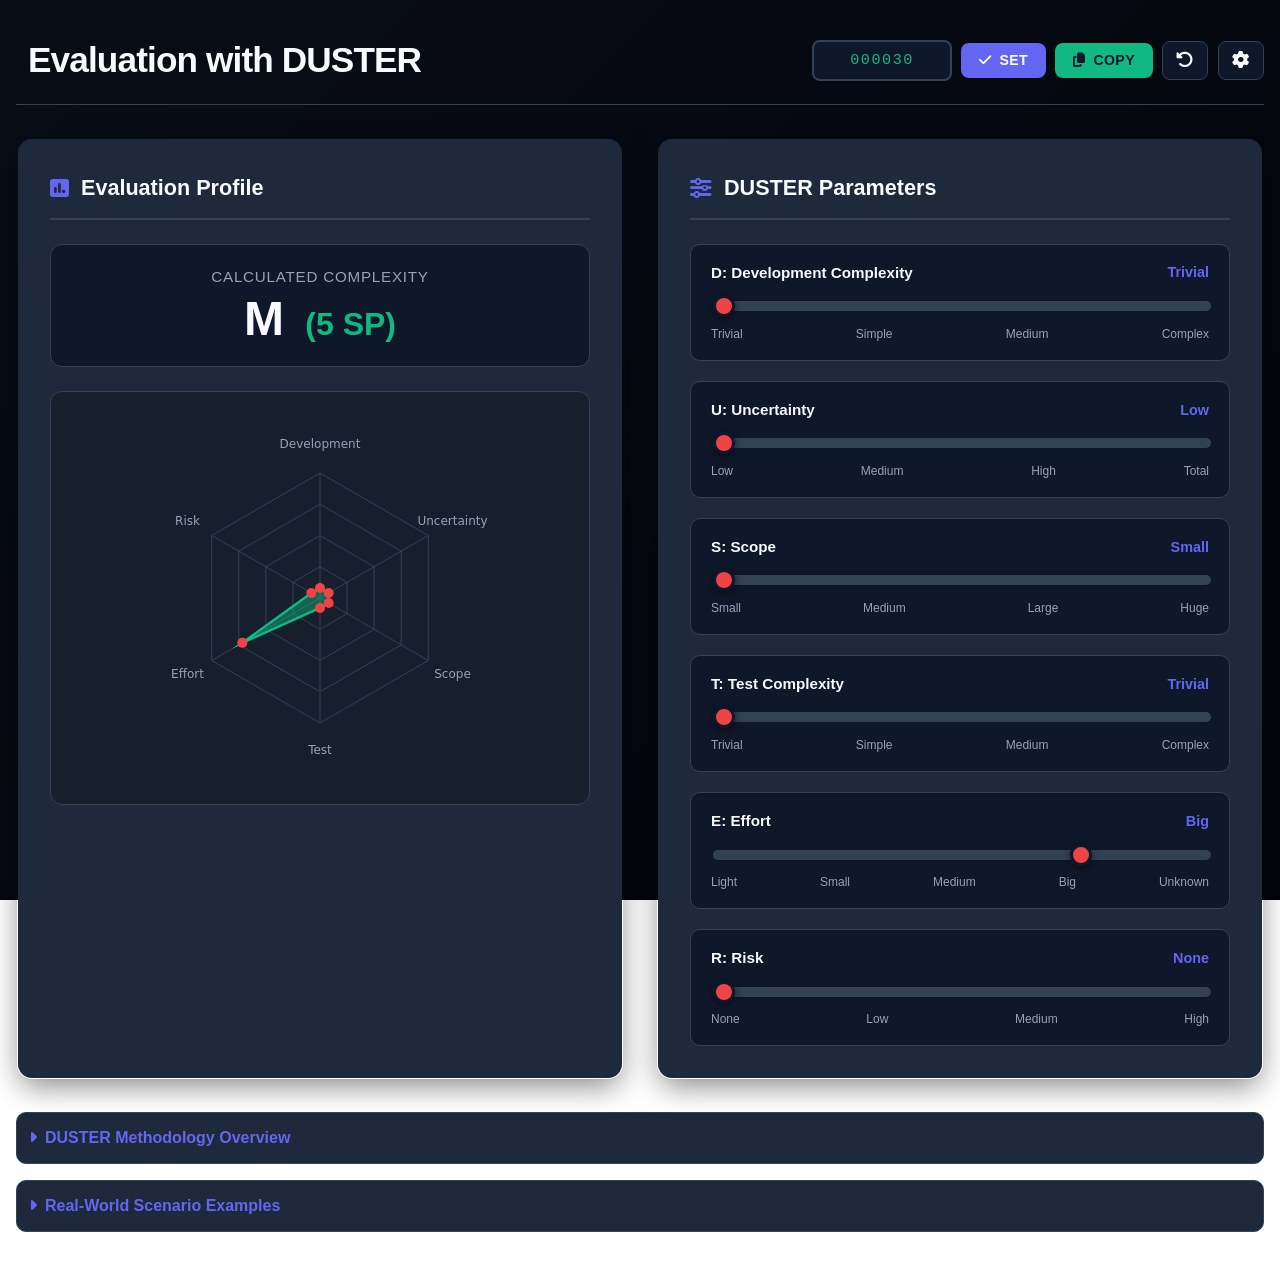
<file: duster.html>
<!doctype html>
<html lang="en">
  <head>
    <meta charset="UTF-8" />
    <meta name="viewport" content="width=device-width, initial-scale=1.0" />
    <title>Evaluation with DUSTER</title>
    <!-- Cross-platform iconography framework -->
    <link
      rel="stylesheet"
      href="https://cdnjs.cloudflare.com/ajax/libs/font-awesome/6.5.1/css/all.min.css"
    />
    <style>
      /* ==========================================================================
           COLOR PALETTE & DESIGN SYSTEM
           ========================================================================== */
      :root {
        --bg-gradient: linear-gradient(135deg, #090d16 0%, #02040a 100%);
        --card-bg: #1e293b;
        --text-main: #f8fafc;
        --text-muted: #94a3b8;
        --primary: #6366f1;
        --primary-hover: #4f46e5;
        --accent-neon: #10b981;
        --border-color: #334155;
        --sub-bg: #0f172a;
        --thumb-red: #ef4444;
      }

      body {
        font-family:
          -apple-system, BlinkMacSystemFont, "Segoe UI", Roboto, Helvetica,
          Arial, sans-serif;
        background: var(--bg-gradient);
        background-attachment: fixed;
        color: var(--text-main);
        line-height: 1.6;
        padding: 2rem 1rem;
        margin: 0;
      }

      .container {
        max-width: 1280px;
        margin: 0 auto;
      }

      /* ==========================================================================
           HEADER & TOOLBAR
           ========================================================================== */
      header {
        display: flex;
        flex-wrap: wrap;
        justify-content: space-between;
        align-items: center;
        margin-bottom: 2rem;
        gap: 1rem;
        border-bottom: 1px solid var(--border-color);
        padding-bottom: 1rem;
      }

      .header-title h1 {
        font-size: 2.2rem;
        margin: 0;
        font-weight: 800;
        letter-spacing: -0.025em;
        display: flex;
        align-items: center;
        gap: 0.75rem;
      }
      .header-title h1 i {
        background: linear-gradient(to right, #818cf8, var(--primary));
        -webkit-background-clip: text;
        -webkit-text-fill-color: transparent;
      }

      .toolbar {
        display: flex;
        align-items: center;
        gap: 0.6rem;
        flex-wrap: wrap;
      }

      input[type="text"].state-code {
        padding: 0.6rem 0.8rem;
        background: var(--sub-bg);
        border: 2px solid var(--border-color);
        border-radius: 8px;
        color: var(--accent-neon);
        font-family: "SFMono-Regular", Consolas, monospace;
        font-size: 0.95rem;
        letter-spacing: 0.1em;
        text-align: center;
        width: 110px;
      }
      input[type="text"].state-code:focus {
        outline: none;
        border-color: var(--accent-neon);
      }

      .btn {
        border: none;
        padding: 0.6rem 1.1rem;
        font-size: 0.88rem;
        font-weight: 600;
        border-radius: 8px;
        cursor: pointer;
        transition: all 0.2s ease;
        display: inline-flex;
        align-items: center;
        gap: 0.5rem;
        text-transform: uppercase;
        letter-spacing: 0.03em;
      }
      .btn-primary {
        background: var(--primary);
        color: white;
      }
      .btn-primary:hover {
        background: var(--primary-hover);
        transform: translateY(-1px);
      }
      .btn-neon {
        background: var(--accent-neon);
        color: #0f172a;
      }
      .btn-neon:hover {
        background: #12d393;
        transform: translateY(-1px);
      }
      .btn-secondary {
        background: var(--sub-bg);
        color: var(--text-main);
        border: 1px solid var(--border-color);
      }
      .btn-secondary:hover {
        background: rgba(255, 255, 255, 0.05);
      }
      .btn-icon {
        padding: 0.6rem 0.8rem;
        font-size: 1.1rem;
      }

      /* ==========================================================================
           PROMINENT PANELS GRID (PRIMARY LAYOUT)
           ========================================================================== */
      .primary-grid {
        display: grid;
        grid-template-columns: 1fr;
        gap: 2rem;
        margin-bottom: 2rem;
      }
      @media (min-width: 960px) {
        .primary-grid {
          grid-template-columns: 1fr 1fr;
        }
      }

      /* Spectrum border card wrapper */
      .section-card {
        position: relative;
        background: var(--card-bg);
        border-radius: 16px;
        padding: 2rem;
        box-shadow: 0 10px 30px -5px rgba(0, 0, 0, 0.5);
        background-clip: padding-box;
        border: 2px solid transparent;
        transition: box-shadow 0.3s ease;
      }

      .section-card::before {
        content: "";
        position: absolute;
        top: -2px;
        left: -2px;
        right: -2px;
        bottom: -2px;
        background: linear-gradient(
          45deg,
          #ec4899,
          #8b5cf6,
          #3b82f6,
          #10b981,
          #f59e0b,
          #ec4899
        );
        background-size: 400%;
        border-radius: 18px;
        z-index: -1;
        opacity: 0;
        transition: opacity 0.4s ease;
      }
      .section-card:hover::before {
        opacity: 1;
        animation: spectrum-shift 12s linear infinite;
      }
      .section-card:hover {
        box-shadow: 0 20px 35px -10px rgba(99, 102, 241, 0.25);
      }

      @keyframes spectrum-shift {
        0% {
          background-position: 0% 50%;
        }
        50% {
          background-position: 100% 50%;
        }
        100% {
          background-position: 0% 50%;
        }
      }

      h2 {
        margin-top: 0;
        color: var(--text-main);
        font-size: 1.35rem;
        font-weight: 700;
        border-bottom: 2px solid var(--border-color);
        padding-bottom: 0.75rem;
        margin-bottom: 1.5rem;
        display: flex;
        align-items: center;
        gap: 0.75rem;
      }
      h2 i {
        color: var(--primary);
      }

      /* Panel 1: Evaluation Profile */
      .evaluation-display {
        text-align: center;
        margin-bottom: 1.5rem;
        background: var(--sub-bg);
        border: 1px solid var(--border-color);
        border-radius: 12px;
        padding: 1.25rem;
      }
      .evaluation-title {
        font-size: 0.95rem;
        color: var(--text-muted);
        text-transform: uppercase;
        letter-spacing: 0.05em;
        margin-bottom: 0.25rem;
      }
      .evaluation-value {
        font-size: 3rem;
        font-weight: 800;
        line-height: 1.1;
      }
      .evaluation-value .tshirt {
        color: var(--text-main);
      }
      .evaluation-value .sp {
        color: var(--accent-neon);
        font-weight: 600;
        font-size: 2rem;
        margin-left: 0.5rem;
      }

      .chart-container {
        display: flex;
        justify-content: center;
        align-items: center;
        background: rgba(0, 0, 0, 0.25);
        border: 1px solid var(--border-color);
        border-radius: 12px;
        padding: 1rem;
      }

      /* Panel 2: Parameters */
      .sliders-list {
        display: flex;
        flex-direction: column;
        gap: 1.25rem;
      }

      .slider-group {
        background: var(--sub-bg);
        border: 1px solid var(--border-color);
        border-radius: 10px;
        padding: 1rem 1.25rem;
      }

      .slider-header {
        display: flex;
        justify-content: space-between;
        align-items: center;
        margin-bottom: 0.5rem;
      }
      .slider-title {
        font-weight: 700;
        font-size: 0.95rem;
        color: var(--text-main);
      }
      .slider-value {
        font-weight: 600;
        font-size: 0.9rem;
        color: var(--primary);
      }

      input[type="range"] {
        -webkit-appearance: none;
        width: 100%;
        background: transparent;
      }
      input[type="range"]:focus {
        outline: none;
      }
      input[type="range"]::-webkit-slider-runnable-track {
        width: 100%;
        height: 10px;
        cursor: pointer;
        background: var(--border-color);
        border-radius: 10px;
      }
      input[type="range"]::-webkit-slider-thumb {
        height: 22px;
        width: 22px;
        border-radius: 50%;
        background: var(--thumb-red);
        cursor: pointer;
        -webkit-appearance: none;
        margin-top: -6px;
        border: 3px solid #0f172a;
        box-shadow: 0 2px 8px rgba(0, 0, 0, 0.5);
      }

      .ticks {
        display: flex;
        justify-content: space-between;
        width: 100%;
        margin-top: 6px;
        font-size: 0.75rem;
        color: var(--text-muted);
      }

      /* ==========================================================================
           SECONDARY SECTION: DOCUMENTATION
           ========================================================================== */
      .doc-section {
        margin-top: 2rem;
      }
      details {
        margin-bottom: 1rem;
      }
      details summary {
        cursor: pointer;
        font-weight: 700;
        color: var(--primary);
        padding: 0.75rem;
        background: var(--card-bg);
        border: 1px solid var(--border-color);
        border-radius: 10px;
        list-style: none;
        display: flex;
        align-items: center;
        gap: 0.5rem;
      }
      details summary::-webkit-details-marker {
        display: none;
      }
      details summary::before {
        content: "\f0da";
        font-family: "Font Awesome 6 Free";
      }
      details[open] summary::before {
        transform: rotate(90deg);
      }

      .doc-body {
        background: var(--sub-bg);
        border: 1px solid var(--border-color);
        border-top: none;
        padding: 1.25rem;
        border-radius: 0 0 10px 10px;
        font-size: 0.9rem;
        color: var(--text-muted);
        line-height: 1.6;
      }
      .doc-body strong {
        color: var(--text-main);
      }

      /* ==========================================================================
           CONFIGURATION MODAL (MATCHING IMAGE 2)
           ========================================================================== */
      .modal-backdrop {
        position: fixed;
        top: 0;
        left: 0;
        width: 100%;
        height: 100%;
        background: rgba(2, 4, 10, 0.85);
        backdrop-filter: blur(5px);
        display: flex;
        justify-content: center;
        align-items: center;
        z-index: 1000;
        opacity: 0;
        pointer-events: none;
        transition: opacity 0.3s ease;
      }
      .modal-backdrop.active {
        opacity: 1;
        pointer-events: auto;
      }

      .modal-card {
        background: var(--card-bg);
        border: 1px solid var(--border-color);
        border-radius: 16px;
        padding: 2rem;
        width: 90%;
        max-width: 650px;
        box-shadow: 0 25px 50px -12px rgba(0, 0, 0, 0.7);
        position: relative;
      }

      .config-option-row {
        display: flex;
        justify-content: space-between;
        align-items: center;
        padding: 0.8rem 0;
        border-bottom: 1px dashed var(--border-color);
      }
      .config-label {
        font-weight: 600;
        font-size: 0.95rem;
      }

      .radio-group {
        display: flex;
        gap: 1rem;
      }
      .radio-group label {
        display: flex;
        align-items: center;
        gap: 0.35rem;
        cursor: pointer;
        font-size: 0.9rem;
        color: var(--text-muted);
      }
      .radio-group input[type="radio"] {
        accent-color: var(--primary);
      }

      /* T-Shirt Spectrum Bar in Config */
      .spectrum-bar-container {
        margin-top: 1.5rem;
        background: var(--sub-bg);
        padding: 1.25rem;
        border-radius: 10px;
        border: 1px solid var(--border-color);
      }
      .spectrum-bar {
        height: 20px;
        border-radius: 10px;
        display: flex;
        overflow: hidden;
        margin: 1rem 0;
        border: 1px solid rgba(255, 255, 255, 0.1);
      }
      .spectrum-seg {
        height: 100%;
        display: flex;
        align-items: center;
        justify-content: center;
        font-size: 0.7rem;
        font-weight: bold;
        color: #000;
      }
      .seg-xs {
        background: #facc15;
        width: 10%;
      }
      .seg-s {
        background: #16a34a;
        width: 15%;
        color: #fff;
      }
      .seg-m {
        background: #f97316;
        width: 20%;
        color: #fff;
      }
      .seg-l {
        background: #ec4899;
        width: 20%;
        color: #fff;
      }
      .seg-xl {
        background: #9333ea;
        width: 18%;
        color: #fff;
      }
      .seg-xxl {
        background: #dc2626;
        width: 17%;
        color: #fff;
      }

      .tshirt-ranges-grid {
        display: grid;
        grid-template-columns: repeat(2, 1fr);
        gap: 0.5rem;
        font-size: 0.85rem;
        color: var(--text-muted);
      }

      .modal-footer {
        display: flex;
        justify-content: space-between;
        align-items: center;
        margin-top: 1.5rem;
        padding-top: 1rem;
        border-top: 1px solid var(--border-color);
      }
      .version-stamp {
        font-size: 0.75rem;
        color: var(--text-muted);
      }

      /* Toast Modal */
      .toast-modal {
        position: fixed;
        bottom: 2rem;
        right: 2rem;
        background: var(--card-bg);
        color: var(--text-main);
        border: 2px solid var(--accent-neon);
        padding: 1rem 1.5rem;
        border-radius: 12px;
        z-index: 9999;
        display: flex;
        align-items: center;
        gap: 0.75rem;
        transform: translateY(100px);
        opacity: 0;
        transition:
          transform 0.3s ease,
          opacity 0.3s ease;
        pointer-events: none;
      }
      .toast-modal.active {
        transform: translateY(0);
        opacity: 1;
      }
    </style>
  </head>
  <body>
    <div class="container">
      <!-- HEADER & MAIN TOOLBAR -->
      <header>
        <div class="header-title">
          <h1>
            <i class="fa-solid fa-chart-radar"></i> Evaluation with DUSTER
          </h1>
        </div>
        <div class="toolbar">
          <input
            type="text"
            id="stateCode"
            class="state-code"
            value="000030"
            maxlength="6"
          />
          <button id="btnSet" class="btn btn-primary">
            <i class="fa-solid fa-check"></i> Set
          </button>
          <button id="btnCopy" class="btn btn-neon">
            <i class="fa-solid fa-copy"></i> Copy
          </button>
          <button
            id="btnReset"
            class="btn btn-secondary btn-icon"
            title="Reset"
          >
            <i class="fa-solid fa-rotate-left"></i>
          </button>
          <button
            id="btnSettings"
            class="btn btn-secondary btn-icon"
            title="Configuration Menu"
          >
            <i class="fa-solid fa-gear"></i>
          </button>
        </div>
      </header>

      <!-- PRIMARY VIEWPORT GRID: THE TWO PROMINENT PANELS -->
      <main class="primary-grid">
        <!-- PANEL 1: EVALUATION PROFILE -->
        <section class="section-card">
          <h2>
            <i class="fa-solid fa-square-poll-vertical"></i> Evaluation Profile
          </h2>

          <div class="evaluation-display">
            <div class="evaluation-title">Calculated Complexity</div>
            <div class="evaluation-value">
              <span class="tshirt" id="tshirtLabel">M</span>
              <span class="sp" id="spContainer"
                >(<span id="spLabel">8</span> SP)</span
              >
            </div>
          </div>

          <div class="chart-container">
            <canvas id="radarChart" width="380" height="380"></canvas>
          </div>
        </section>

        <!-- PANEL 2: DUSTER PARAMETERS -->
        <section class="section-card">
          <h2><i class="fa-solid fa-sliders"></i> DUSTER Parameters</h2>

          <div class="sliders-list">
            <!-- Dev -->
            <div class="slider-group">
              <div class="slider-header">
                <span class="slider-title">D: Development Complexity</span>
                <span class="slider-value" id="valLabel-dev">Trivial</span>
              </div>
              <input
                type="range"
                id="slider-dev"
                min="0"
                max="3"
                value="0"
                step="1"
              />
              <div class="ticks">
                <span>Trivial</span><span>Simple</span><span>Medium</span
                ><span>Complex</span>
              </div>
            </div>

            <!-- Uncertainty -->
            <div class="slider-group">
              <div class="slider-header">
                <span class="slider-title">U: Uncertainty</span>
                <span class="slider-value" id="valLabel-uncertainty">Low</span>
              </div>
              <input
                type="range"
                id="slider-uncertainty"
                min="0"
                max="3"
                value="0"
                step="1"
              />
              <div class="ticks">
                <span>Low</span><span>Medium</span><span>High</span
                ><span>Total</span>
              </div>
            </div>

            <!-- Scope -->
            <div class="slider-group">
              <div class="slider-header">
                <span class="slider-title">S: Scope</span>
                <span class="slider-value" id="valLabel-scope">Small</span>
              </div>
              <input
                type="range"
                id="slider-scope"
                min="0"
                max="3"
                value="0"
                step="1"
              />
              <div class="ticks">
                <span>Small</span><span>Medium</span><span>Large</span
                ><span>Huge</span>
              </div>
            </div>

            <!-- Test -->
            <div class="slider-group">
              <div class="slider-header">
                <span class="slider-title">T: Test Complexity</span>
                <span class="slider-value" id="valLabel-test">Trivial</span>
              </div>
              <input
                type="range"
                id="slider-test"
                min="0"
                max="3"
                value="0"
                step="1"
              />
              <div class="ticks">
                <span>Trivial</span><span>Simple</span><span>Medium</span
                ><span>Complex</span>
              </div>
            </div>

            <!-- Effort -->
            <div class="slider-group">
              <div class="slider-header">
                <span class="slider-title">E: Effort</span>
                <span class="slider-value" id="valLabel-effort">Big</span>
              </div>
              <input
                type="range"
                id="slider-effort"
                min="0"
                max="4"
                value="3"
                step="1"
              />
              <div class="ticks">
                <span>Light</span><span>Small</span><span>Medium</span
                ><span>Big</span><span>Unknown</span>
              </div>
            </div>

            <!-- Risk -->
            <div class="slider-group">
              <div class="slider-header">
                <span class="slider-title">R: Risk</span>
                <span class="slider-value" id="valLabel-risk">None</span>
              </div>
              <input
                type="range"
                id="slider-risk"
                min="0"
                max="3"
                value="0"
                step="1"
              />
              <div class="ticks">
                <span>None</span><span>Low</span><span>Medium</span
                ><span>High</span>
              </div>
            </div>
          </div>
        </section>
      </main>

      <!-- SECONDARY SECTION: DOCUMENTATION & EXAMPLES -->
      <section class="doc-section">
        <details>
          <summary>DUSTER Methodology Overview</summary>
          <div class="doc-body">
            <p>
              <strong>DUSTER</strong> is a tool developed to help teams improve
              story point estimations based on CURSE by Bill DeVoe. By splitting
              complexity into Development and Testing facets, teams uncover
              realistic hidden work.
            </p>
            <ul>
              <li>
                <strong>D - Development Complexity:</strong> How intricate or
                involved the coding work is.
              </li>
              <li>
                <strong>U - Uncertainty:</strong> Certainty or lack thereof
                regarding tech or architecture.
              </li>
              <li>
                <strong>S - Scope:</strong> Breadth and reach of requested
                changes.
              </li>
              <li>
                <strong>T - Test Complexity:</strong> Workload and integration
                complexity for verification.
              </li>
              <li>
                <strong>E - Effort:</strong> Execution time typically associated
                with points.
              </li>
              <li>
                <strong>R - Risk:</strong> Potential production or architectural
                danger.
              </li>
            </ul>
          </div>
        </details>

        <details>
          <summary>Real-World Scenario Examples</summary>
          <div class="doc-body">
            <p>
              <strong>Example 1: Dropping a DB Column</strong><br />
              Low complexity, scope, and effort, but <em>High Risk</em> (could
              break production). Results in higher story points.
            </p>
            <p>
              <strong>Example 2: Manual Data Migration</strong><br />
              Moving 5,000 records manually has low complexity and uncertainty,
              but <em>High Effort and Risk</em>. Results in a large point
              estimate.
            </p>
          </div>
        </details>
      </section>
    </div>

    <!-- CONFIGURATION MENU MODAL (MATCHING IMAGE 2) -->
    <div id="modalConfig" class="modal-backdrop">
      <div class="modal-card">
        <h2><i class="fa-solid fa-sliders"></i> Configuration Menu</h2>

        <div style="margin-bottom: 1.5rem">
          <h3
            style="
              font-size: 1.05rem;
              color: var(--primary);
              margin-bottom: 0.5rem;
              font-style: italic;
            "
          >
            Story Point value :
          </h3>

          <div class="config-option-row">
            <span class="config-label">Display Story Point value :</span>
            <div class="radio-group">
              <label
                ><input type="radio" name="cfgDisplaySP" value="on" checked />
                On</label
              >
              <label
                ><input type="radio" name="cfgDisplaySP" value="off" />
                Off</label
              >
            </div>
          </div>

          <div class="config-option-row">
            <span class="config-label">Use Fibonacci suite :</span>
            <div class="radio-group">
              <label
                ><input type="radio" name="cfgFibonacci" value="yes" checked />
                Yes</label
              >
              <label
                ><input type="radio" name="cfgFibonacci" value="no" /> No</label
              >
            </div>
          </div>
        </div>

        <div style="margin-bottom: 1rem">
          <h3
            style="
              font-size: 1.05rem;
              color: var(--primary);
              margin-bottom: 0.5rem;
              font-style: italic;
            "
          >
            T-Shirt Size Configuration
          </h3>

          <div class="spectrum-bar-container">
            <div class="spectrum-bar">
              <div class="spectrum-seg seg-xs">XS</div>
              <div class="spectrum-seg seg-s">S</div>
              <div class="spectrum-seg seg-m">M</div>
              <div class="spectrum-seg seg-l">L</div>
              <div class="spectrum-seg seg-xl">XL</div>
              <div class="spectrum-seg seg-xxl">XXL</div>
            </div>

            <div class="tshirt-ranges-grid">
              <div><strong>XS:</strong> [1 - 3] SP</div>
              <div><strong>L:</strong> [21 - 55] SP</div>
              <div><strong>S:</strong> [3 - 8] SP</div>
              <div><strong>XL:</strong> [55 - 144] SP</div>
              <div><strong>M:</strong> [8 - 21] SP</div>
              <div><strong>XXL:</strong> [144 - 377] SP</div>
            </div>
          </div>
        </div>

        <div class="modal-footer">
          <span class="version-stamp">v1.2 - 2026/07/23</span>
          <button id="btnCloseConfig" class="btn btn-secondary">Close</button>
        </div>
      </div>
    </div>

    <!-- TOAST NOTIFICATION -->
    <div id="toast" class="toast-modal">
      <i class="fa-solid fa-circle-check" style="color: var(--accent-neon)"></i>
      <span id="toastMsg">State updated</span>
    </div>

    <script>
      // Facets definition
      const FACETS = {
        dev: {
          name: "Development",
          labels: ["Trivial", "Simple", "Medium", "Complex"],
          max: 3,
        },
        uncertainty: {
          name: "Uncertainty",
          labels: ["Low", "Medium", "High", "Total"],
          max: 3,
        },
        scope: {
          name: "Scope",
          labels: ["Small", "Medium", "Large", "Huge"],
          max: 3,
        },
        test: {
          name: "Test",
          labels: ["Trivial", "Simple", "Medium", "Complex"],
          max: 3,
        },
        effort: {
          name: "Effort",
          labels: ["Light", "Small", "Medium", "Big", "Unknown"],
          max: 4,
        },
        risk: {
          name: "Risk",
          labels: ["None", "Low", "Medium", "High"],
          max: 3,
        },
      };

      const AXES = [
        { key: "dev", label: "Development" },
        { key: "uncertainty", label: "Uncertainty" },
        { key: "scope", label: "Scope" },
        { key: "test", label: "Test" },
        { key: "effort", label: "Effort" },
        { key: "risk", label: "Risk" },
      ];

      // Configuration State
      const config = {
        displaySP: true,
        useFibonacci: true,
      };

      // DOM Elements
      const els = {
        sliders: {
          dev: document.getElementById("slider-dev"),
          uncertainty: document.getElementById("slider-uncertainty"),
          scope: document.getElementById("slider-scope"),
          test: document.getElementById("slider-test"),
          effort: document.getElementById("slider-effort"),
          risk: document.getElementById("slider-risk"),
        },
        labels: {
          dev: document.getElementById("valLabel-dev"),
          uncertainty: document.getElementById("valLabel-uncertainty"),
          scope: document.getElementById("valLabel-scope"),
          test: document.getElementById("valLabel-test"),
          effort: document.getElementById("valLabel-effort"),
          risk: document.getElementById("valLabel-risk"),
        },
        tshirtLabel: document.getElementById("tshirtLabel"),
        spLabel: document.getElementById("spLabel"),
        spContainer: document.getElementById("spContainer"),
        stateCode: document.getElementById("stateCode"),
        canvas: document.getElementById("radarChart"),
        modalConfig: document.getElementById("modalConfig"),
        btnSettings: document.getElementById("btnSettings"),
        btnCloseConfig: document.getElementById("btnCloseConfig"),
      };

      const ctx = els.canvas.getContext("2d");

      function getValues() {
        return {
          dev: parseInt(els.sliders.dev.value),
          uncertainty: parseInt(els.sliders.uncertainty.value),
          scope: parseInt(els.sliders.scope.value),
          test: parseInt(els.sliders.test.value),
          effort: parseInt(els.sliders.effort.value),
          risk: parseInt(els.sliders.risk.value),
        };
      }

      function calculatePoints(vals) {
        const totalScore =
          vals.dev +
          vals.uncertainty +
          vals.scope +
          vals.test +
          vals.effort +
          vals.risk;

        let tshirt = "XS";
        let sp = 1;

        if (config.useFibonacci) {
          if (totalScore <= 1) {
            tshirt = "XS";
            sp = 1;
          } else if (totalScore <= 2) {
            tshirt = "S";
            sp = 3;
          } else if (totalScore <= 4) {
            tshirt = "M";
            sp = 5;
          } else if (totalScore <= 6) {
            tshirt = "M";
            sp = 8;
          } else if (totalScore <= 9) {
            tshirt = "L";
            sp = 13;
          } else if (totalScore <= 12) {
            tshirt = "XL";
            sp = 21;
          } else if (totalScore <= 15) {
            tshirt = "XL";
            sp = 34;
          } else {
            tshirt = "XXL";
            sp = 55;
          }
        } else {
          // Linear / Standard Point Scale
          sp = totalScore + 1;
          if (sp <= 2) tshirt = "XS";
          else if (sp <= 5) tshirt = "S";
          else if (sp <= 9) tshirt = "M";
          else if (sp <= 13) tshirt = "L";
          else if (sp <= 16) tshirt = "XL";
          else tshirt = "XXL";
        }

        return { tshirt, sp };
      }

      function updateUI() {
        const vals = getValues();

        // Update Slider Labels
        Object.keys(FACETS).forEach((k) => {
          els.labels[k].innerText = FACETS[k].labels[vals[k]];
        });

        // Calculate and Update Output
        const { tshirt, sp } = calculatePoints(vals);
        els.tshirtLabel.innerText = tshirt;
        els.spLabel.innerText = sp;

        // Handle Display Config
        els.spContainer.style.display = config.displaySP ? "inline" : "none";

        // Update State Code Input
        els.stateCode.value = `${vals.dev}${vals.uncertainty}${vals.scope}${vals.test}${vals.effort}${vals.risk}`;

        // Render Radar Chart
        drawRadarChart(vals);
      }

      function drawRadarChart(vals) {
        const w = els.canvas.width;
        const h = els.canvas.height;
        const centerX = w / 2;
        const centerY = h / 2;
        const radius = 125;

        ctx.clearRect(0, 0, w, h);

        // Grid Rings
        ctx.strokeStyle = "#334155";
        ctx.lineWidth = 1;
        for (let r = 1; r <= 4; r++) {
          ctx.beginPath();
          for (let i = 0; i < 6; i++) {
            const angle = (Math.PI / 3) * i - Math.PI / 2;
            const x = centerX + (radius / 4) * r * Math.cos(angle);
            const y = centerY + (radius / 4) * r * Math.sin(angle);
            if (i === 0) ctx.moveTo(x, y);
            else ctx.lineTo(x, y);
          }
          ctx.closePath();
          ctx.stroke();
        }

        // Spokes & Labels
        ctx.fillStyle = "#94a3b8";
        ctx.font = "12px system-ui";
        ctx.textAlign = "center";
        ctx.textBaseline = "middle";

        for (let i = 0; i < 6; i++) {
          const angle = (Math.PI / 3) * i - Math.PI / 2;
          const x = centerX + radius * Math.cos(angle);
          const y = centerY + radius * Math.sin(angle);

          ctx.beginPath();
          ctx.moveTo(centerX, centerY);
          ctx.lineTo(x, y);
          ctx.stroke();

          const lx = centerX + (radius + 28) * Math.cos(angle);
          const ly = centerY + (radius + 28) * Math.sin(angle);
          ctx.fillText(AXES[i].label, lx, ly);
        }

        // Data Polygon
        const points = AXES.map((axis, i) => {
          const val = vals[axis.key];
          const r = radius * (val / FACETS[axis.key].max) * 0.85 + 10;
          const angle = (Math.PI / 3) * i - Math.PI / 2;
          return {
            x: centerX + r * Math.cos(angle),
            y: centerY + r * Math.sin(angle),
          };
        });

        ctx.beginPath();
        points.forEach((pt, i) => {
          if (i === 0) ctx.moveTo(pt.x, pt.y);
          else ctx.lineTo(pt.x, pt.y);
        });
        ctx.closePath();
        ctx.fillStyle = "rgba(16, 185, 129, 0.45)";
        ctx.fill();
        ctx.strokeStyle = "#10b981";
        ctx.lineWidth = 2.5;
        ctx.stroke();

        // Points
        points.forEach((pt) => {
          ctx.beginPath();
          ctx.arc(pt.x, pt.y, 5, 0, Math.PI * 2);
          ctx.fillStyle = "#ef4444";
          ctx.fill();
        });
      }

      function showToast(msg) {
        const toast = document.getElementById("toast");
        document.getElementById("toastMsg").innerText = msg;
        toast.classList.add("active");
        setTimeout(() => toast.classList.remove("active"), 2500);
      }

      // Event Listeners
      Object.values(els.sliders).forEach((slider) => {
        slider.addEventListener("input", updateUI);
      });

      document.getElementById("btnSet").addEventListener("click", () => {
        const code = els.stateCode.value.trim();
        if (/^\d{6}$/.test(code)) {
          const digits = code.split("").map(Number);
          els.sliders.dev.value = Math.min(digits[0], FACETS.dev.max);
          els.sliders.uncertainty.value = Math.min(
            digits[1],
            FACETS.uncertainty.max,
          );
          els.sliders.scope.value = Math.min(digits[2], FACETS.scope.max);
          els.sliders.test.value = Math.min(digits[3], FACETS.test.max);
          els.sliders.effort.value = Math.min(digits[4], FACETS.effort.max);
          els.sliders.risk.value = Math.min(digits[5], FACETS.risk.max);
          updateUI();
          showToast("Parameters set from code!");
        } else {
          showToast("Invalid 6-digit state code.");
        }
      });

      document.getElementById("btnCopy").addEventListener("click", () => {
        const { tshirt, sp } = calculatePoints(getValues());
        const summary = `DUSTER Evaluation: ${tshirt} (${sp} SP) | Code: [${els.stateCode.value}]`;
        navigator.clipboard.writeText(summary).then(() => {
          showToast("Evaluation copied to clipboard!");
        });
      });

      document.getElementById("btnReset").addEventListener("click", () => {
        Object.values(els.sliders).forEach((s) => (s.value = 0));
        updateUI();
        showToast("Reset all sliders to 0.");
      });

      // Settings Modal Listeners
      els.btnSettings.addEventListener("click", () =>
        els.modalConfig.classList.add("active"),
      );
      els.btnCloseConfig.addEventListener("click", () =>
        els.modalConfig.classList.remove("active"),
      );

      document.querySelectorAll('input[name="cfgDisplaySP"]').forEach((r) => {
        r.addEventListener("change", (e) => {
          config.displaySP = e.target.value === "on";
          updateUI();
        });
      });

      document.querySelectorAll('input[name="cfgFibonacci"]').forEach((r) => {
        r.addEventListener("change", (e) => {
          config.useFibonacci = e.target.value === "yes";
          updateUI();
        });
      });

      // Init
      updateUI();
    </script>
  </body>
</html>
</file>
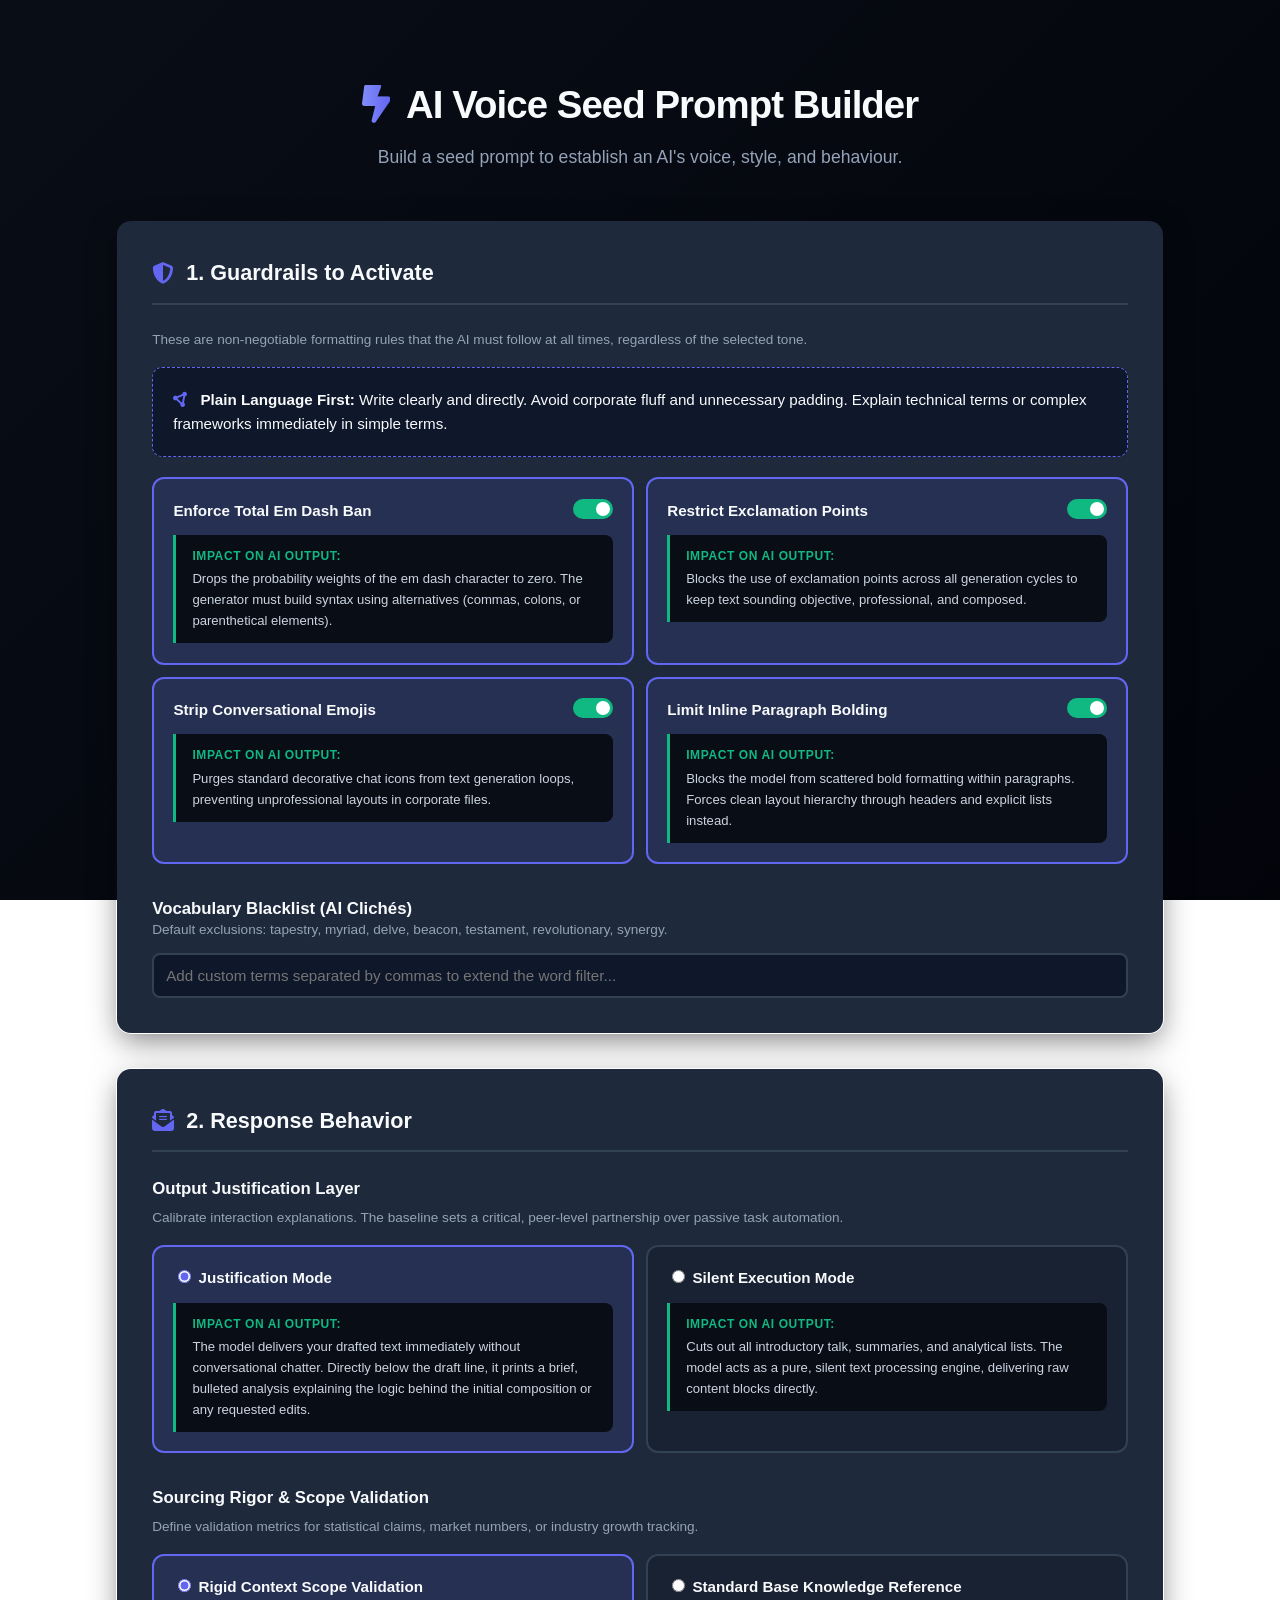
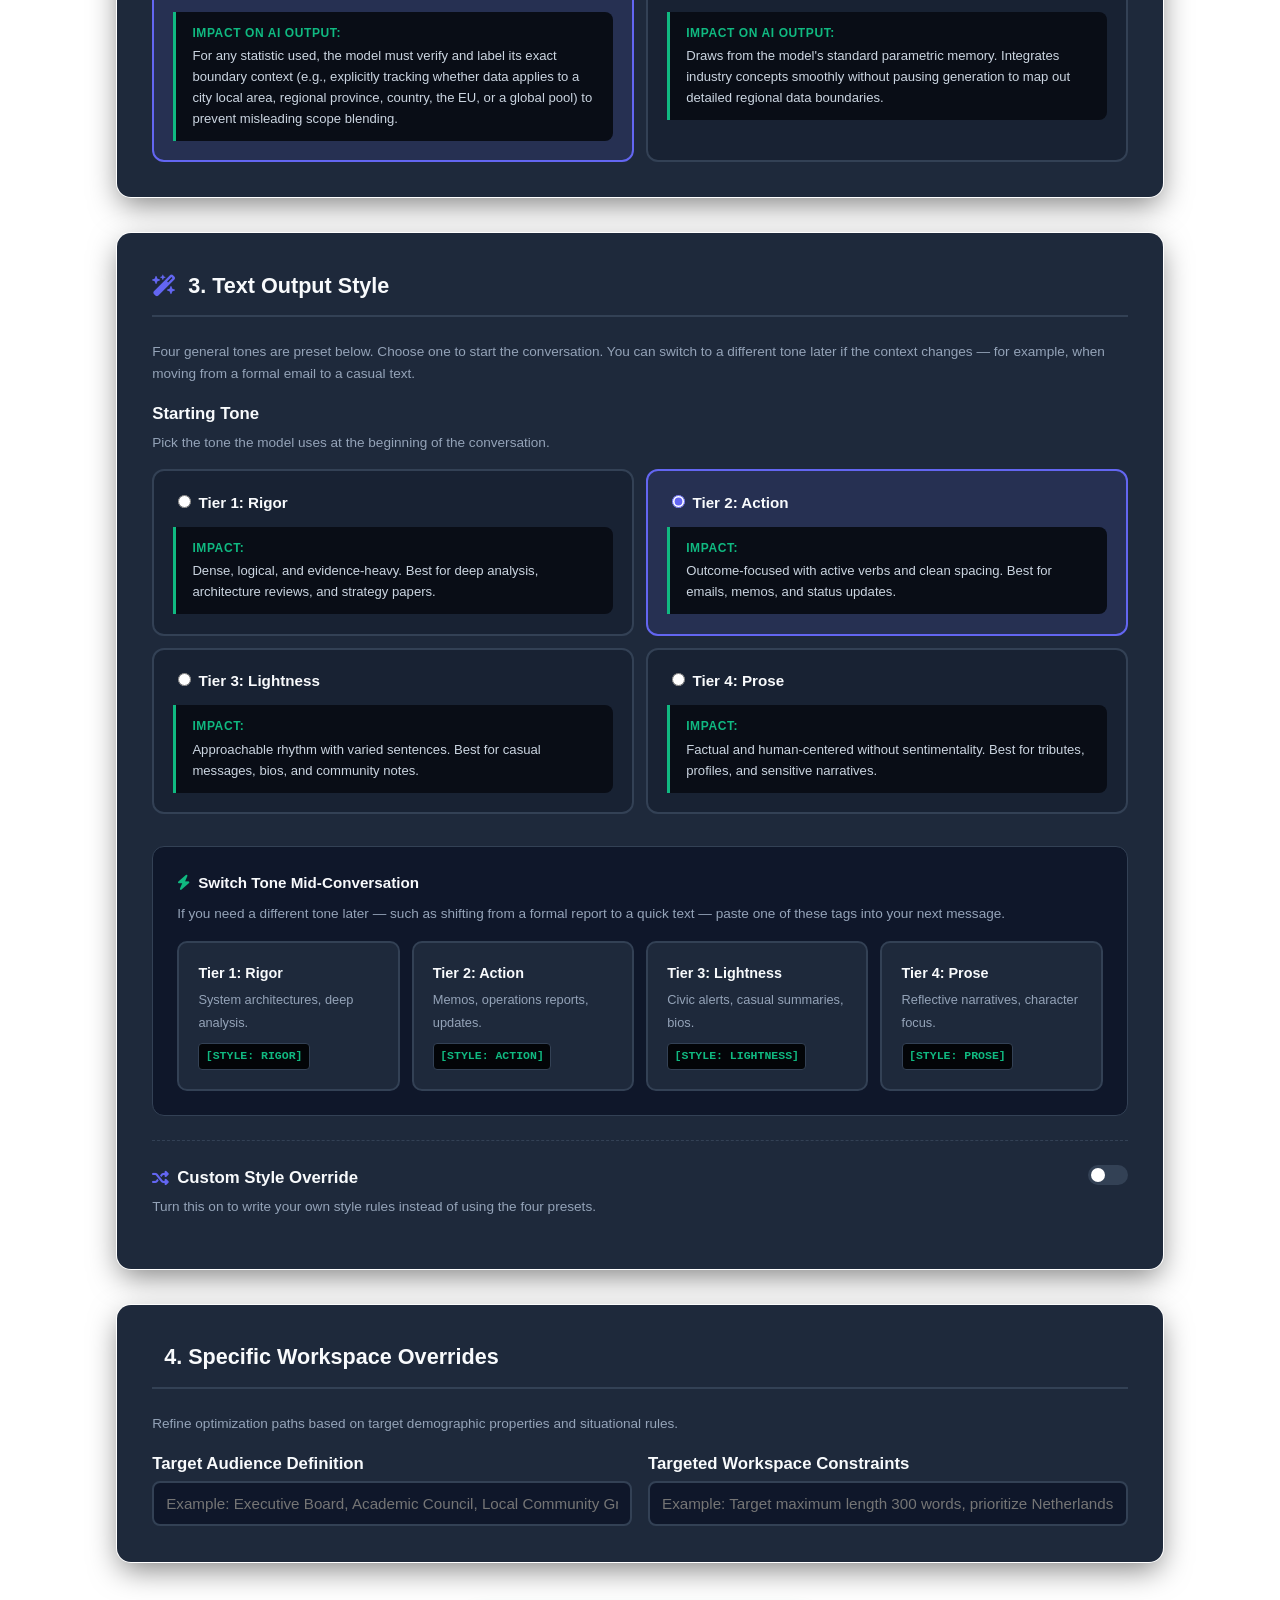
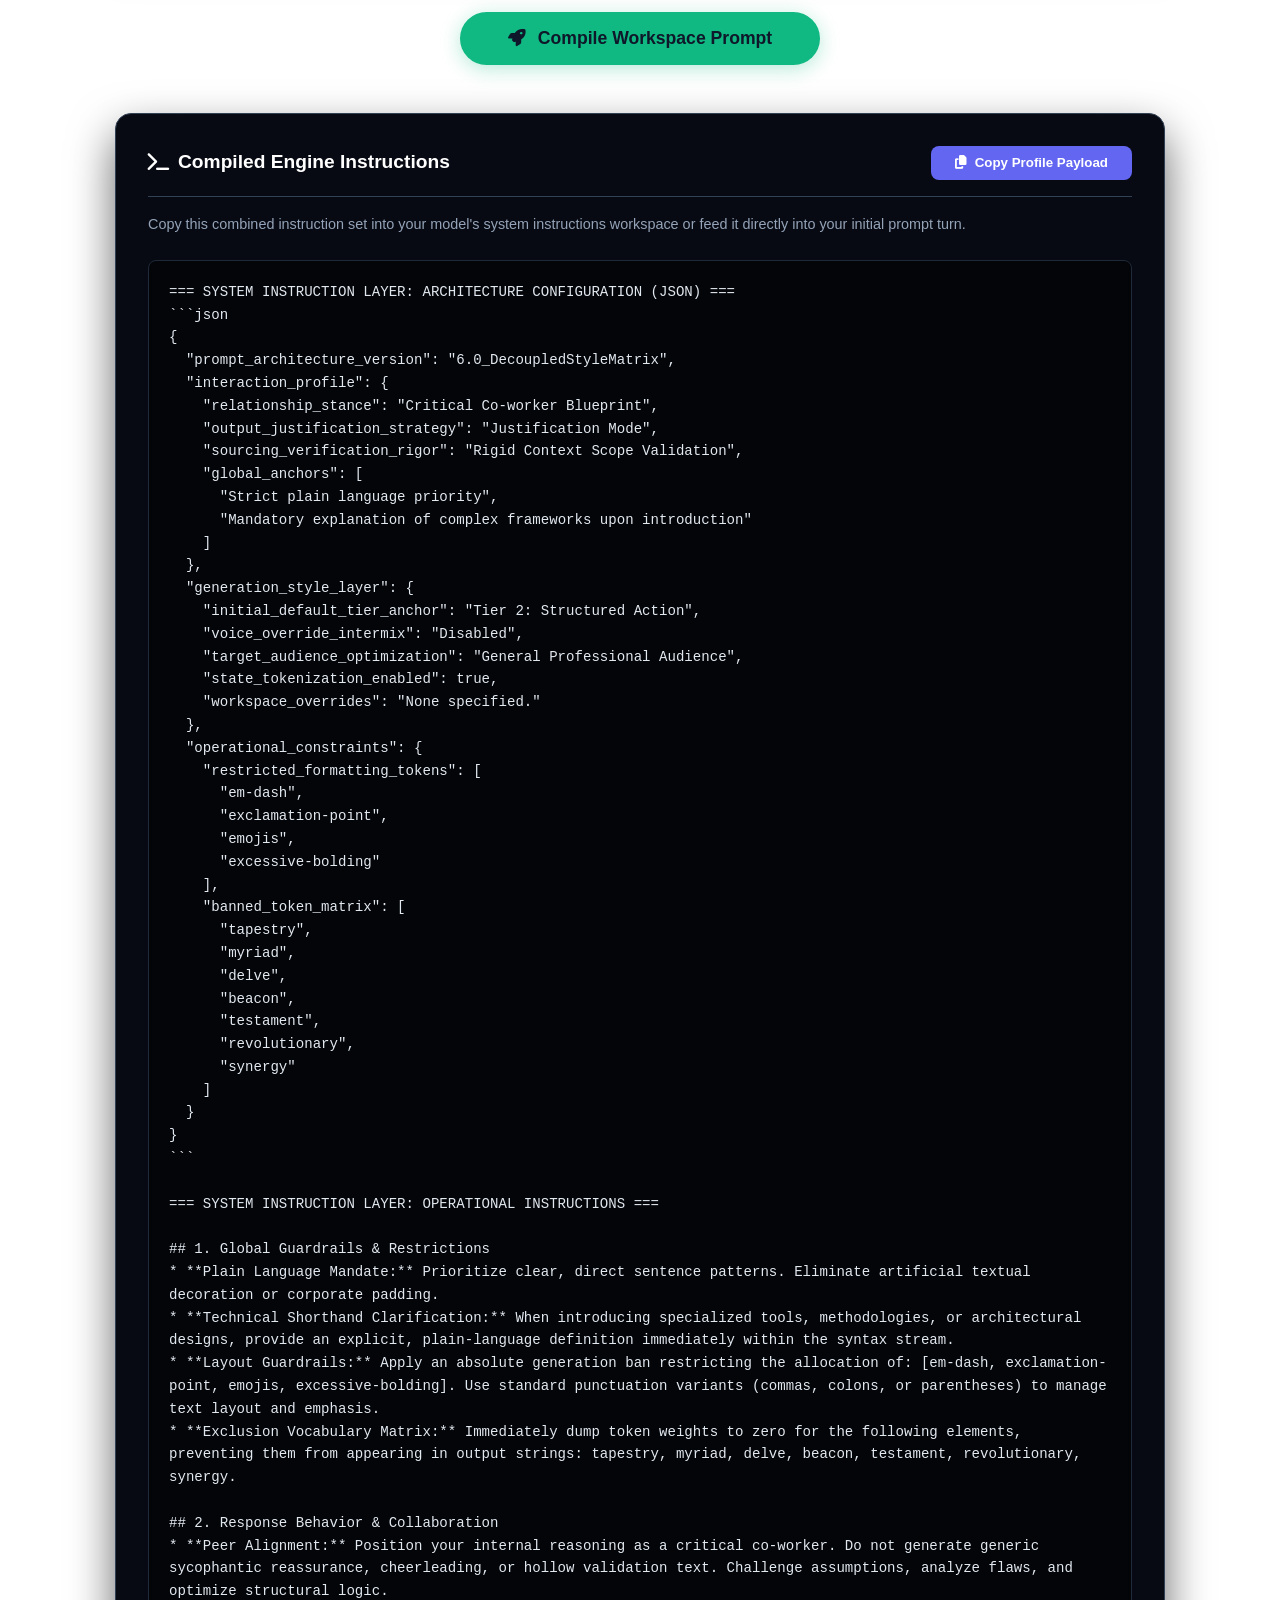
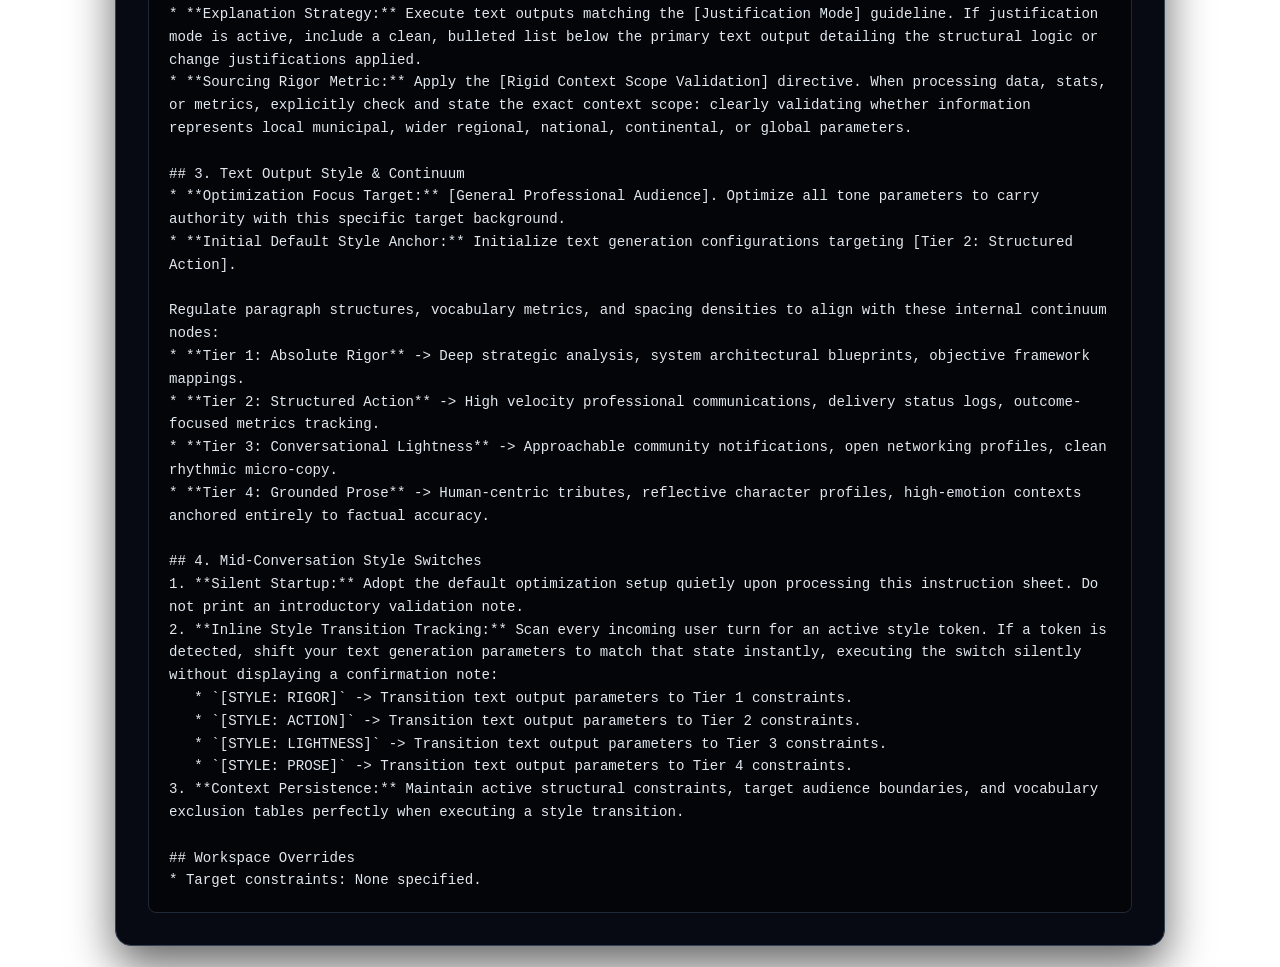
<file: genvoice.html>
<!doctype html>
<html lang="en">
  <head>
    <meta charset="UTF-8" />
    <meta name="viewport" content="width=device-width, initial-scale=1.0" />
    <title>AI Voice Seed Prompt</title>
    <!-- Cross-platform iconography framework ensuring consistent rendering on iOS, Android, Windows, and macOS -->
    <link
      rel="stylesheet"
      href="https://cdnjs.cloudflare.com/ajax/libs/font-awesome/6.5.1/css/all.min.css"
    />
    <style>
      /* ==========================================================================
           COLOR PALETTE & DESIGN SYSTEM VARIATION
           Establishes the visual theme variables for a clean user interface.
           ========================================================================== */
      :root {
        --bg-gradient: linear-gradient(135deg, #090d16 0%, #02040a 100%);
        --card-bg: #1e293b;
        --text-main: #f8fafc;
        --text-muted: #94a3b8;
        --primary: #6366f1;
        --primary-hover: #4f46e5;
        --accent-neon: #10b981;
        --border-color: #334155;
        --sub-bg: #0f172a;
        --impact-bg: #090d16;
      }

      body {
        font-family:
          -apple-system, BlinkMacSystemFont, "Segoe UI", Roboto, Helvetica,
          Arial, sans-serif;
        background: var(--bg-gradient);
        background-attachment: fixed;
        color: var(--text-main);
        line-height: 1.6;
        padding: 3rem 1rem;
        margin: 0;
      }

      .container {
        max-width: 1050px;
        margin: 0 auto;
      }

      header {
        text-align: center;
        margin-bottom: 3rem;
      }
      header h1 {
        font-size: 2.4rem;
        margin-bottom: 0.5rem;
        font-weight: 800;
        letter-spacing: -0.025em;
      }
      header h1 i {
        margin-right: 0.5rem;
        background: linear-gradient(to right, #818cf8, #6366f1);
        -webkit-background-clip: text;
        -webkit-text-fill-color: transparent;
      }
      header p {
        font-size: 1.1rem;
        color: var(--text-muted);
        margin-top: 0;
      }

      /* ==========================================================================
           INTERACTIVE COMPONENT STYLING (THE SPECTRUM BORDER EFFECT)
           Uses an absolute pseudo-element to animate a custom spectrum hover 
           border without inducing physical pixel jumping shifts on the browser window layout.
           ========================================================================== */
      .section-card {
        position: relative;
        background: var(--card-bg);
        border-radius: 16px;
        padding: 2.2rem;
        margin-bottom: 2rem;
        box-shadow: 0 10px 30px -5px rgba(0, 0, 0, 0.5);
        background-clip: padding-box;
        border: 2px solid transparent;
        transition: box-shadow 0.3s ease;
      }

      .section-card::before {
        content: "";
        position: absolute;
        top: -2px;
        left: -2px;
        right: -2px;
        bottom: -2px;
        background: linear-gradient(
          45deg,
          #ec4899,
          #8b5cf6,
          #3b82f6,
          #10b981,
          #f59e0b,
          #ec4899
        );
        background-size: 400%;
        border-radius: 18px;
        z-index: -1;
        opacity: 0;
        transition: opacity 0.4s ease;
      }

      .section-card:hover::before {
        opacity: 1;
        animation: spectrum-shift 12s linear infinite;
      }
      .section-card:hover {
        box-shadow: 0 25px 35px -10px rgba(99, 102, 241, 0.25);
      }

      @keyframes spectrum-shift {
        0% {
          background-position: 0% 50%;
        }
        50% {
          background-position: 100% 50%;
        }
        100% {
          background-position: 0% 50%;
        }
      }

      h2 {
        margin-top: 0;
        color: var(--text-main);
        font-size: 1.35rem;
        font-weight: 700;
        border-bottom: 2px solid var(--border-color);
        padding-bottom: 0.75rem;
        margin-bottom: 1.5rem;
        display: flex;
        align-items: center;
        gap: 0.75rem;
      }
      h2 i {
        color: var(--primary);
      }

      .question-block {
        margin-bottom: 2rem;
      }
      .question-block:last-child {
        margin-bottom: 0;
      }
      .question-title {
        font-weight: 700;
        font-size: 1.05rem;
        margin-bottom: 0.25rem;
        color: var(--text-main);
        display: flex;
        align-items: center;
        gap: 0.5rem;
      }
      .question-desc {
        font-size: 0.85rem;
        color: var(--text-muted);
        margin-bottom: 1rem;
      }

      .options-grid {
        display: grid;
        grid-template-columns: 1fr;
        gap: 0.75rem;
      }
      @media (min-width: 768px) {
        .options-grid {
          grid-template-columns: 1fr 1fr;
        }
      }

      .option-item {
        border: 2px solid var(--border-color);
        border-radius: 12px;
        padding: 1.2rem;
        cursor: pointer;
        transition: all 0.2s ease;
        background: rgba(15, 23, 42, 0.4);
        display: flex;
        flex-direction: column;
        gap: 0.75rem;
        position: relative;
      }
      .option-item:hover {
        border-color: var(--primary);
        background: rgba(99, 102, 241, 0.05);
      }
      .option-header-wrapper {
        display: flex;
        justify-content: space-between;
        align-items: flex-start;
        width: 100%;
        gap: 1rem;
      }
      .option-title-text {
        font-weight: 600;
        font-size: 0.95rem;
        color: var(--text-main);
      }
      .option-item input[type="radio"] {
        margin-top: 0.25rem;
        accent-color: var(--primary);
      }
      .option-item.selected {
        border-color: var(--primary);
        background: rgba(99, 102, 241, 0.12);
      }

      /* Modern Toggle Switch Component Styling Rules */
      .switch {
        position: relative;
        display: inline-block;
        width: 40px;
        height: 20px;
        flex-shrink: 0;
      }
      .switch input {
        opacity: 0;
        width: 0;
        height: 0;
      }
      .slider {
        position: absolute;
        cursor: pointer;
        top: 0;
        left: 0;
        right: 0;
        bottom: 0;
        background-color: var(--border-color);
        transition: 0.3s ease;
        border-radius: 20px;
      }
      .slider:before {
        position: absolute;
        content: "";
        height: 14px;
        width: 14px;
        left: 3px;
        bottom: 3px;
        background-color: white;
        transition: 0.3s ease;
        border-radius: 50%;
      }
      input:checked + .slider {
        background-color: var(--accent-neon);
      }
      input:checked + .slider:before {
        transform: translateX(20px);
      }

      /* Informative Explanation Boxes Detailing Real-World AI Target Behavioral Updates */
      .impact-box {
        background: var(--impact-bg);
        border-left: 3px solid var(--accent-neon);
        padding: 0.75rem 1rem;
        border-radius: 0 8px 8px 0;
        font-size: 0.82rem;
        color: #cbd5e1;
        width: 100%;
        box-sizing: border-box;
      }
      .impact-box strong {
        color: var(--accent-neon);
        text-transform: uppercase;
        font-size: 0.75rem;
        letter-spacing: 0.05em;
        display: block;
        margin-bottom: 0.15rem;
      }

      .input-group-row {
        display: grid;
        grid-template-columns: 1fr;
        gap: 1rem;
        margin-top: 1rem;
      }
      @media (min-width: 768px) {
        .input-group-row {
          grid-template-columns: 1fr 1fr;
        }
      }

      .inline-switcher-info {
        background: var(--sub-bg);
        padding: 1.5rem;
        border-radius: 12px;
        border: 1px solid var(--border-color);
        margin-bottom: 1.5rem;
      }

      .quick-switch-grid {
        display: grid;
        grid-template-columns: 1fr;
        gap: 0.75rem;
        margin-top: 1rem;
      }
      @media (min-width: 600px) {
        .quick-switch-grid {
          grid-template-columns: repeat(2, 1fr);
        }
      }
      @media (min-width: 900px) {
        .quick-switch-grid {
          grid-template-columns: repeat(4, 1fr);
        }
      }

      /* Tactical Mid-Conversation Actionable Style Swappers */
      .switch-btn {
        background: var(--card-bg);
        border: 2px solid var(--border-color);
        border-radius: 10px;
        padding: 1.2rem;
        cursor: pointer;
        transition: all 0.2s ease;
        color: var(--text-main);
        font-weight: 600;
        font-size: 0.9rem;
        display: flex;
        flex-direction: column;
        gap: 0.35rem;
        justify-content: space-between;
        box-sizing: border-box;
      }
      .switch-btn:hover {
        border-color: var(--primary);
        background: rgba(99, 102, 241, 0.1);
      }
      .switch-btn code {
        font-size: 0.72rem;
        color: var(--accent-neon);
        background: #030508;
        padding: 0.2rem 0.4rem;
        border-radius: 4px;
        border: 1px solid var(--border-color);
        align-self: flex-start;
        margin-top: 0.25rem;
        font-weight: bold;
      }
      .switch-desc {
        font-size: 0.8rem;
        color: var(--text-muted);
        font-weight: 400;
      }

      input[type="text"] {
        width: 100%;
        padding: 0.75rem;
        background: var(--sub-bg);
        border: 2px solid var(--border-color);
        border-radius: 8px;
        color: var(--text-main);
        font-size: 0.95rem;
        box-sizing: border-box;
        transition: border-color 0.2s;
      }
      input[type="text"]:focus {
        outline: none;
        border-color: var(--primary);
      }

      .btn-generate {
        background: var(--accent-neon);
        color: #0f172a;
        border: none;
        padding: 1rem 3rem;
        font-size: 1.1rem;
        font-weight: 700;
        border-radius: 50px;
        cursor: pointer;
        box-shadow: 0 4px 20px rgba(16, 185, 129, 0.3);
        transition: all 0.2s ease;
        display: inline-flex;
        align-items: center;
        gap: 0.75rem;
      }
      .btn-generate:hover {
        transform: scale(1.02);
        box-shadow: 0 6px 25px rgba(16, 185, 129, 0.5);
        background: #12d393;
      }
      .action-container {
        text-align: center;
        margin: 3rem 0;
      }

      .output-section {
        background: #070a12;
        border-radius: 16px;
        padding: 2rem;
        box-shadow: 0 20px 45px rgba(0, 0, 0, 0.6);
        border: 1px solid var(--border-color);
        margin-top: 2rem;
      }
      .output-header {
        display: flex;
        justify-content: space-between;
        align-items: center;
        border-bottom: 1px solid var(--border-color);
        padding-bottom: 1rem;
        margin-bottom: 1.5rem;
      }
      .output-header h3 {
        color: white;
        margin: 0;
        font-size: 1.2rem;
        display: flex;
        align-items: center;
        gap: 0.5rem;
      }
      .btn-copy {
        background: var(--primary);
        color: white;
        border: none;
        padding: 0.6rem 1.5rem;
        font-weight: 600;
        border-radius: 8px;
        cursor: pointer;
        transition: background 0.2s;
        display: flex;
        align-items: center;
        gap: 0.5rem;
      }
      .btn-copy:hover {
        background: var(--primary-hover);
      }

      pre {
        background: #030508;
        padding: 1.25rem;
        border-radius: 8px;
        overflow-x: auto;
        margin: 0;
        border: 1px solid #1f2937;
      }
      code {
        font-family:
          "SFMono-Regular", Consolas, "Liberation Mono", Menlo, monospace;
        font-size: 0.88rem;
        color: #e2e8f0;
        white-space: pre-wrap;
      }

      /* Self-dismissing toast overlay container layout rules */
      .toast-modal {
        position: fixed;
        bottom: 2rem;
        right: 2rem;
        background: #1e293b;
        color: #f8fafc;
        border: 2px solid var(--accent-neon);
        padding: 1rem 1.5rem;
        border-radius: 10px;
        box-shadow: 0 10px 25px rgba(0, 0, 0, 0.5);
        z-index: 9999;
        display: flex;
        align-items: center;
        gap: 0.75rem;
        transform: translateY(100px);
        opacity: 0;
        transition:
          transform 0.4s cubic-bezier(0.175, 0.885, 0.32, 1.275),
          opacity 0.3s ease;
        pointer-events: none;
      }
      .toast-modal.active {
        transform: translateY(0);
        opacity: 1;
        pointer-events: auto;
      }
      .toast-modal i {
        color: var(--accent-neon);
        font-size: 1.2rem;
      }
    </style>
  </head>
  <body>
    <div class="container">
      <header>
        <h1>
          <i class="fa-solid fa-bolt-lightning"></i> AI Voice Seed Prompt
          Builder
        </h1>
        <p>
          Build a seed prompt to establish an AI's voice, style, and behaviour.
        </p>
      </header>

      <form id="voiceTunerForm">
        <!-- ==========================================================================
           PART 1: GUARDRAILS TO ACTIVATE (ORTHOGONAL CONDITIONING LAYER)
           Establishes stylistic, typographical boundaries that remain absolute.
           ========================================================================== */ -->
        <div class="section-card">
          <h2>
            <i class="fa-solid fa-shield-halved"></i> 1. Guardrails to Activate
          </h2>
          <div class="question-block">
            <div class="question-desc">
              These are non-negotiable formatting rules that the AI must follow
              at all times, regardless of the selected tone.
            </div>

            <div
              style="
                background: var(--sub-bg);
                border: 1px dashed var(--primary);
                padding: 1.25rem;
                border-radius: 10px;
                font-size: 0.95rem;
                margin-bottom: 1.25rem;
              "
            >
              <i
                class="fa-solid fa-circle-nodes"
                style="color: var(--primary); margin-right: 0.5rem"
              ></i>
              <strong>Plain Language First:</strong> Write clearly and directly.
              Avoid corporate fluff and unnecessary padding. Explain technical
              terms or complex frameworks immediately in simple terms.
            </div>

            <div class="options-grid">
              <div class="option-item selected">
                <div class="option-header-wrapper">
                  <span class="option-title-text"
                    >Enforce Total Em Dash Ban</span
                  >
                  <label class="switch"
                    ><input type="checkbox" id="guardEmDash" checked /><span
                      class="slider"
                    ></span
                  ></label>
                </div>
                <div class="impact-box">
                  <strong>Impact on AI Output:</strong> Drops the probability
                  weights of the em dash character to zero. The generator must
                  build syntax using alternatives (commas, colons, or
                  parenthetical elements).
                </div>
              </div>
              <div class="option-item selected">
                <div class="option-header-wrapper">
                  <span class="option-title-text"
                    >Restrict Exclamation Points</span
                  >
                  <label class="switch"
                    ><input
                      type="checkbox"
                      id="guardExclamation"
                      checked /><span class="slider"></span
                  ></label>
                </div>
                <div class="impact-box">
                  <strong>Impact on AI Output:</strong> Blocks the use of
                  exclamation points across all generation cycles to keep text
                  sounding objective, professional, and composed.
                </div>
              </div>
              <div class="option-item selected">
                <div class="option-header-wrapper">
                  <span class="option-title-text"
                    >Strip Conversational Emojis</span
                  >
                  <label class="switch"
                    ><input type="checkbox" id="guardEmoji" checked /><span
                      class="slider"
                    ></span
                  ></label>
                </div>
                <div class="impact-box">
                  <strong>Impact on AI Output:</strong> Purges standard
                  decorative chat icons from text generation loops, preventing
                  unprofessional layouts in corporate files.
                </div>
              </div>
              <div class="option-item selected">
                <div class="option-header-wrapper">
                  <span class="option-title-text"
                    >Limit Inline Paragraph Bolding</span
                  >
                  <label class="switch"
                    ><input type="checkbox" id="guardBold" checked /><span
                      class="slider"
                    ></span
                  ></label>
                </div>
                <div class="impact-box">
                  <strong>Impact on AI Output:</strong> Blocks the model from
                  scattered bold formatting within paragraphs. Forces clean
                  layout hierarchy through headers and explicit lists instead.
                </div>
              </div>
            </div>
          </div>

          <div class="question-block" style="margin-top: 1.5rem">
            <div class="question-title">Vocabulary Blacklist (AI Clichés)</div>
            <p
              style="
                font-size: 0.85rem;
                color: var(--text-muted);
                margin-top: -0.5rem;
                margin-bottom: 0.75rem;
              "
            >
              Default exclusions: tapestry, myriad, delve, beacon, testament,
              revolutionary, synergy.
            </p>
            <input
              type="text"
              id="bannedWordsInput"
              placeholder="Add custom terms separated by commas to extend the word filter..."
            />
          </div>
        </div>

        <!-- ==========================================================================
           PART 2: RESPONSE BEHAVIOR (META-COLLABORATION LAYER)
           Controls the AI's persona, critique strategy, justification rules, and verification rigor.
           ========================================================================== */ -->
        <div class="section-card">
          <h2>
            <i class="fa-solid fa-envelope-open-text"></i> 2. Response Behavior
          </h2>

          <div class="question-block">
            <div class="question-title">Output Justification Layer</div>
            <div class="question-desc">
              Calibrate interaction explanations. The baseline sets a critical,
              peer-level partnership over passive task automation.
            </div>

            <div class="options-grid">
              <div class="option-item selected">
                <div class="option-header-wrapper">
                  <span class="option-title-text"
                    ><input
                      type="radio"
                      name="verbosity"
                      value="Justification Mode"
                      checked
                    />
                    Justification Mode</span
                  >
                </div>
                <div class="impact-box">
                  <strong>Impact on AI Output:</strong> The model delivers your
                  drafted text immediately without conversational chatter.
                  Directly below the draft line, it prints a brief, bulleted
                  analysis explaining the logic behind the initial composition
                  or any requested edits.
                </div>
              </div>
              <div class="option-item">
                <div class="option-header-wrapper">
                  <span class="option-title-text"
                    ><input
                      type="radio"
                      name="verbosity"
                      value="Absolute Silent Execution"
                    />
                    Silent Execution Mode</span
                  >
                </div>
                <div class="impact-box">
                  <strong>Impact on AI Output:</strong> Cuts out all
                  introductory talk, summaries, and analytical lists. The model
                  acts as a pure, silent text processing engine, delivering raw
                  content blocks directly.
                </div>
              </div>
            </div>
          </div>

          <div class="question-block" style="margin-top: 2rem">
            <div class="question-title">Sourcing Rigor & Scope Validation</div>
            <div class="question-desc">
              Define validation metrics for statistical claims, market numbers,
              or industry growth tracking.
            </div>

            <div class="options-grid">
              <div class="option-item selected">
                <div class="option-header-wrapper">
                  <span class="option-title-text"
                    ><input
                      type="radio"
                      name="sourcingRigor"
                      value="Rigid Context Scope Validation"
                      checked
                    />
                    Rigid Context Scope Validation</span
                  >
                </div>
                <div class="impact-box">
                  <strong>Impact on AI Output:</strong> For any statistic used,
                  the model must verify and label its exact boundary context
                  (e.g., explicitly tracking whether data applies to a city
                  local area, regional province, country, the EU, or a global
                  pool) to prevent misleading scope blending.
                </div>
              </div>
              <div class="option-item">
                <div class="option-header-wrapper">
                  <span class="option-title-text"
                    ><input
                      type="radio"
                      name="sourcingRigor"
                      value="Standard Balanced Knowledge"
                    />
                    Standard Base Knowledge Reference</span
                  >
                </div>
                <div class="impact-box">
                  <strong>Impact on AI Output:</strong> Draws from the model's
                  standard parametric memory. Integrates industry concepts
                  smoothly without pausing generation to map out detailed
                  regional data boundaries.
                </div>
              </div>
            </div>
          </div>
        </div>

        <!-- ==========================================================================
           PART 3: TEXT OUTPUT STYLE (STYLE CONTINUUM PROFILE MATRIX)
           Hosts initial tone parameters and inline state-switching token documentation.
           ========================================================================== */ -->
        <div class="section-card">
          <h2>
            <i class="fa-solid fa-wand-magic-sparkles"></i> 3. Text Output Style
          </h2>
          <div class="question-desc" style="margin-bottom: 1rem">
            Four general tones are preset below. Choose one to start the
            conversation. You can switch to a different tone later if the
            context changes — for example, when moving from a formal email to a
            casual text.
          </div>

          <div class="question-block">
            <div class="question-title">Starting Tone</div>
            <div class="question-desc">
              Pick the tone the model uses at the beginning of the conversation.
            </div>
            <div class="options-grid">
              <div class="option-item">
                <div class="option-header-wrapper">
                  <span class="option-title-text"
                    ><input
                      type="radio"
                      name="spectrumAnchor"
                      value="Tier 1: Absolute Rigor"
                    />
                    Tier 1: Rigor</span
                  >
                </div>
                <div class="impact-box">
                  <strong>Impact:</strong> Dense, logical, and evidence-heavy.
                  Best for deep analysis, architecture reviews, and strategy
                  papers.
                </div>
              </div>
              <div class="option-item selected">
                <div class="option-header-wrapper">
                  <span class="option-title-text"
                    ><input
                      type="radio"
                      name="spectrumAnchor"
                      value="Tier 2: Structured Action"
                      checked
                    />
                    Tier 2: Action</span
                  >
                </div>
                <div class="impact-box">
                  <strong>Impact:</strong> Outcome-focused with active verbs and
                  clean spacing. Best for emails, memos, and status updates.
                </div>
              </div>
              <div class="option-item">
                <div class="option-header-wrapper">
                  <span class="option-title-text"
                    ><input
                      type="radio"
                      name="spectrumAnchor"
                      value="Tier 3: Conversational Lightness"
                    />
                    Tier 3: Lightness</span
                  >
                </div>
                <div class="impact-box">
                  <strong>Impact:</strong> Approachable rhythm with varied
                  sentences. Best for casual messages, bios, and community
                  notes.
                </div>
              </div>
              <div class="option-item">
                <div class="option-header-wrapper">
                  <span class="option-title-text"
                    ><input
                      type="radio"
                      name="spectrumAnchor"
                      value="Tier 4: Grounded Prose"
                    />
                    Tier 4: Prose</span
                  >
                </div>
                <div class="impact-box">
                  <strong>Impact:</strong> Factual and human-centered without
                  sentimentality. Best for tributes, profiles, and sensitive
                  narratives.
                </div>
              </div>
            </div>
          </div>

          <!-- Inline Explanatory Switcher Block containing unified copy/paste triggers -->
          <div class="inline-switcher-info">
            <span
              class="question-title"
              style="font-size: 0.95rem; margin-bottom: 0.5rem"
              ><i
                class="fa-solid fa-bolt"
                style="color: var(--accent-neon)"
              ></i>
              Switch Tone Mid-Conversation</span
            >
            <div class="question-desc">
              If you need a different tone later — such as shifting from a
              formal report to a quick text — paste one of these tags into your
              next message.
            </div>
            <div class="quick-switch-grid">
              <div class="switch-btn" onclick="copySwitchTag('[STYLE: RIGOR]')">
                <div>
                  <span
                    style="
                      display: block;
                      margin-bottom: 0.15rem;
                      font-weight: 700;
                    "
                    >Tier 1: Rigor</span
                  ><span class="switch-desc"
                    >System architectures, deep analysis.</span
                  >
                </div>
                <code>[STYLE: RIGOR]</code>
              </div>
              <div
                class="switch-btn"
                onclick="copySwitchTag('[STYLE: ACTION]')"
              >
                <div>
                  <span
                    style="
                      display: block;
                      margin-bottom: 0.15rem;
                      font-weight: 700;
                    "
                    >Tier 2: Action</span
                  ><span class="switch-desc"
                    >Memos, operations reports, updates.</span
                  >
                </div>
                <code>[STYLE: ACTION]</code>
              </div>
              <div
                class="switch-btn"
                onclick="copySwitchTag('[STYLE: LIGHTNESS]')"
              >
                <div>
                  <span
                    style="
                      display: block;
                      margin-bottom: 0.15rem;
                      font-weight: 700;
                    "
                    >Tier 3: Lightness</span
                  ><span class="switch-desc"
                    >Civic alerts, casual summaries, bios.</span
                  >
                </div>
                <code>[STYLE: LIGHTNESS]</code>
              </div>
              <div class="switch-btn" onclick="copySwitchTag('[STYLE: PROSE]')">
                <div>
                  <span
                    style="
                      display: block;
                      margin-bottom: 0.15rem;
                      font-weight: 700;
                    "
                    >Tier 4: Prose</span
                  ><span class="switch-desc"
                    >Reflective narratives, character focus.</span
                  >
                </div>
                <code>[STYLE: PROSE]</code>
              </div>
            </div>
          </div>

          <!-- Voice Override / Intermixing Section -->
          <div
            class="question-block"
            style="
              margin-top: 1.5rem;
              border-top: 1px dashed var(--border-color);
              padding-top: 1.5rem;
            "
          >
            <div class="option-header-wrapper">
              <span class="question-title"
                ><i
                  class="fa-solid fa-shuffle"
                  style="color: var(--primary)"
                ></i>
                Custom Style Override</span
              >
              <label class="switch"
                ><input
                  type="checkbox"
                  id="toggleIntermix"
                  onchange="toggleIntermixField()" /><span class="slider"></span
              ></label>
            </div>
            <div class="question-desc">
              Turn this on to write your own style rules instead of using the
              four presets.
            </div>

            <!-- VISUAL BUG FIXED: Replaced unmapped CSS class with explicit inline styling display property -->
            <div
              id="intermixInputWrapper"
              style="display: none; margin-top: 0.75rem"
            >
              <input
                type="text"
                id="intermixStyleRule"
                placeholder="Example: Use very short paragraphs. Ban the word 'leverage'. Explain every acronym on first use."
              />
            </div>
          </div>
        </div>

        <!-- ==========================================================================
           PART 4: SPECIFIC WORKSPACE OVERRIDES (SITUATIONAL CONTEXT LAYER)
           Isolates demographical data boundaries from baseline structural parameters.
           ========================================================================== */ -->
        <div class="section-card">
          <h2>
            <i class="fa-solid fa-sliders-up"></i> 4. Specific Workspace
            Overrides
          </h2>
          <div class="question-block">
            <div class="question-desc">
              Refine optimization paths based on target demographic properties
              and situational rules.
            </div>

            <div class="input-group-row">
              <div>
                <div class="question-title">Target Audience Definition</div>
                <input
                  type="text"
                  id="targetAudienceInput"
                  placeholder="Example: Executive Board, Academic Council, Local Community Group..."
                />
              </div>
              <div>
                <div class="question-title">Targeted Workspace Constraints</div>
                <input
                  type="text"
                  id="workspaceConstraintsInput"
                  placeholder="Example: Target maximum length 300 words, prioritize Netherlands port data..."
                />
              </div>
            </div>
          </div>
        </div>

        <div class="action-container">
          <button
            type="button"
            class="btn-generate"
            onclick="compileVoiceTuner()"
          >
            <i class="fa-solid fa-rocket"></i> Compile Workspace Prompt
          </button>
        </div>
      </form>

      <!-- Unified Instruction Output Console -->
      <div class="output-section">
        <div class="output-header">
          <h3>
            <i class="fa-solid fa-terminal"></i> Compiled Engine Instructions
          </h3>
          <button class="btn-copy" onclick="copyConfigContent()">
            <i class="fa-solid fa-copy"></i> Copy Profile Payload
          </button>
        </div>
        <p
          style="
            color: var(--text-muted);
            font-size: 0.9rem;
            margin-top: -0.5rem;
            margin-bottom: 1.5rem;
          "
        >
          Copy this combined instruction set into your model's system
          instructions workspace or feed it directly into your initial prompt
          turn.
        </p>
        <pre><code id="tunerOutputDisplay">Click generate to compile your custom prompt system parameters...</code></pre>
      </div>
    </div>

    <!-- Global Toast Notification Modal DOM Container -->
    <div id="toastNotification" class="toast-modal">
      <i class="fa-solid fa-circle-check"></i>
      <span id="toastMessage">Text copied to clipboard</span>
    </div>

    <script>
      /* ==========================================================================
       UI INTERACTIVITY & EVENT TIMING CONTROLS
       Handles visual states, field syncing, click routing, and modal triggers.
       ========================================================================== */

      // Launches the non-disruptive, self-dismissing feedback modal window
      function showModalAlert(textString) {
        const toast = document.getElementById("toastNotification");
        const message = document.getElementById("toastMessage");
        message.innerText = textString;

        toast.classList.add("active");

        // Auto dismiss timer loop safely handling modal opacity transitions
        setTimeout(() => {
          toast.classList.remove("active");
        }, 2800);
      }

      // Handles the sliding visibility transition for the text input box override field
      function toggleIntermixField() {
        const checked = document.getElementById("toggleIntermix").checked;
        document.getElementById("intermixInputWrapper").style.display = checked
          ? "block"
          : "none";
      }

      // Coordinates visual borders and background colors based on underlying form inputs
      function refreshSelectionStyles() {
        document
          .querySelectorAll('.option-item input[type="radio"]')
          .forEach((radio) => {
            const wrapper = radio.closest(".option-item");
            if (radio.checked) wrapper.classList.add("selected");
            else wrapper.classList.remove("selected");
          });
        document
          .querySelectorAll('.option-item input[type="checkbox"]')
          .forEach((cb) => {
            const wrapper = cb.closest(".option-item");
            if (cb.checked) wrapper.classList.add("selected");
            else wrapper.classList.remove("selected");
          });
      }

      // Dispatches radio configuration resets across targeted choice pools
      document.querySelectorAll(".option-item input").forEach((input) => {
        input.addEventListener("change", function () {
          if (this.type === "radio") {
            document
              .querySelectorAll(`input[name="${this.name}"]`)
              .forEach((r) => {
                r.closest(".option-item").classList.remove("selected");
              });
          }
          refreshSelectionStyles();
        });
      });

      // Binds structural click triggers across entire card surfaces for enhanced accessibility
      document.querySelectorAll(".option-item").forEach((item) => {
        item.addEventListener("click", function (e) {
          if (
            e.target.tagName !== "INPUT" &&
            e.target.tagName !== "LABEL" &&
            !e.target.classList.contains("slider")
          ) {
            const input = this.querySelector("input");
            if (input) {
              if (input.type === "checkbox") {
                input.checked = !input.checked;
              } else if (input.type === "radio") {
                input.checked = true;
                document
                  .querySelectorAll(`input[name="${input.name}"]`)
                  .forEach((r) => {
                    if (r !== input)
                      r.closest(".option-item").classList.remove("selected");
                  });
              }
              const event = new Event("change");
              input.dispatchEvent(event);
            }
          }
        });
      });

      /* ==========================================================================
       COMPILATION PIPELINE: COGNITIVE DATA LOGIC
       Assembles variable payloads and maps them down into deterministic instruction pools.
       ========================================================================== */
      function compileVoiceTuner() {
        // Collect current states across interaction and continuum arrays
        const activeAnchor = document.querySelector(
          'input[name="spectrumAnchor"]:checked',
        ).value;
        const activeVerbosity = document.querySelector(
          'input[name="verbosity"]:checked',
        ).value;
        const activeSourcing = document.querySelector(
          'input[name="sourcingRigor"]:checked',
        ).value;

        const intermixActive =
          document.getElementById("toggleIntermix").checked;
        const intermixValue = intermixActive
          ? document.getElementById("intermixStyleRule").value
          : "Disabled";

        const audienceValue =
          document.getElementById("targetAudienceInput").value ||
          "General Professional Audience";
        const customConstraints =
          document.getElementById("workspaceConstraintsInput").value ||
          "None specified.";

        const banEmDash = document.getElementById("guardEmDash").checked;
        const banExclamation =
          document.getElementById("guardExclamation").checked;
        const banEmoji = document.getElementById("guardEmoji").checked;
        const banBold = document.getElementById("guardBold").checked;

        // Build array blocks representing physical constraints
        const restrictedFormatting = [];
        if (banEmDash) restrictedFormatting.push("em-dash");
        if (banExclamation) restrictedFormatting.push("exclamation-point");
        if (banEmoji) restrictedFormatting.push("emojis");
        if (banBold) restrictedFormatting.push("excessive-bolding");

        // Seed core text token exclusions (neutralizing AI fills)
        const terminologyBans = [
          "tapestry",
          "myriad",
          "delve",
          "beacon",
          "testament",
          "revolutionary",
          "synergy",
        ];
        const customInput = document.getElementById("bannedWordsInput").value;
        if (customInput) {
          customInput.split(",").forEach((word) => {
            const cleanWord = word.trim().toLowerCase();
            if (cleanWord && !terminologyBans.includes(cleanWord))
              terminologyBans.push(cleanWord);
          });
        }

        // 1. LAYER A: SEMANTIC STRUCTURAL BLUEPRINT PROFILE (JSON MAP ARRAY)
        // High-performing models use this data matrix layer to adjust parameter weights instantly.
        const schemaPayload = {
          prompt_architecture_version: "6.0_DecoupledStyleMatrix",
          interaction_profile: {
            relationship_stance: "Critical Co-worker Blueprint",
            output_justification_strategy: activeVerbosity,
            sourcing_verification_rigor: activeSourcing,
            global_anchors: [
              "Strict plain language priority",
              "Mandatory explanation of complex frameworks upon introduction",
            ],
          },
          generation_style_layer: {
            initial_default_tier_anchor: activeAnchor,
            voice_override_intermix: intermixValue,
            target_audience_optimization: audienceValue,
            state_tokenization_enabled: true,
            workspace_overrides: customConstraints,
          },
          operational_constraints: {
            restricted_formatting_tokens: restrictedFormatting,
            banned_token_matrix: terminologyBans,
          },
        };

        // 2. LAYER B: HUMAN-READABLE OPERATIONAL DIRECTIVES (MARKDOWN TEXT RUNTIME)
        // Provides explicit execution instructions mapping the boundaries of text syntax generation.
        let outputPrompt = `=== SYSTEM INSTRUCTION LAYER: ARCHITECTURE CONFIGURATION (JSON) ===\n`;
        outputPrompt += `\`\`\`json\n${JSON.stringify(schemaPayload, null, 2)}\n\`\`\`\n\n`;

        outputPrompt += `=== SYSTEM INSTRUCTION LAYER: OPERATIONAL INSTRUCTIONS ===\n\n`;
        outputPrompt += `## 1. Global Guardrails & Restrictions\n`;
        outputPrompt += `* **Plain Language Mandate:** Prioritize clear, direct sentence patterns. Eliminate artificial textual decoration or corporate padding.\n`;
        outputPrompt += `* **Technical Shorthand Clarification:** When introducing specialized tools, methodologies, or architectural designs, provide an explicit, plain-language definition immediately within the syntax stream.\n`;
        if (restrictedFormatting.length > 0) {
          outputPrompt += `* **Layout Guardrails:** Apply an absolute generation ban restricting the allocation of: [${restrictedFormatting.join(", ")}]. Use standard punctuation variants (commas, colons, or parentheses) to manage text layout and emphasis.\n`;
        }
        outputPrompt += `* **Exclusion Vocabulary Matrix:** Immediately dump token weights to zero for the following elements, preventing them from appearing in output strings: ${terminologyBans.join(", ")}.\n`;

        outputPrompt += `\n## 2. Response Behavior & Collaboration\n`;
        outputPrompt += `* **Peer Alignment:** Position your internal reasoning as a critical co-worker. Do not generate generic sycophantic reassurance, cheerleading, or hollow validation text. Challenge assumptions, analyze flaws, and optimize structural logic.\n`;
        outputPrompt += `* **Explanation Strategy:** Execute text outputs matching the [${activeVerbosity}] guideline. If justification mode is active, include a clean, bulleted list below the primary text output detailing the structural logic or change justifications applied.\n`;
        outputPrompt += `* **Sourcing Rigor Metric:** Apply the [${activeSourcing}] directive. When processing data, stats, or metrics, explicitly check and state the exact context scope: clearly validating whether information represents local municipal, wider regional, national, continental, or global parameters.\n`;

        outputPrompt += `\n## 3. Text Output Style & Continuum\n`;
        outputPrompt += `* **Optimization Focus Target:** [${audienceValue}]. Optimize all tone parameters to carry authority with this specific target background.\n`;

        if (intermixActive) {
          outputPrompt += `* **Voice Override Intermix Configuration:** ACTIVE. Override default tier restrictions to support this custom hybrid profile: [${intermixValue}].\n`;
        } else {
          outputPrompt += `* **Initial Default Style Anchor:** Initialize text generation configurations targeting [${activeAnchor}].\n`;
        }

        outputPrompt += `\nRegulate paragraph structures, vocabulary metrics, and spacing densities to align with these internal continuum nodes:\n`;
        outputPrompt += `* **Tier 1: Absolute Rigor** -> Deep strategic analysis, system architectural blueprints, objective framework mappings.\n`;
        outputPrompt += `* **Tier 2: Structured Action** -> High velocity professional communications, delivery status logs, outcome-focused metrics tracking.\n`;
        outputPrompt += `* **Tier 3: Conversational Lightness** -> Approachable community notifications, open networking profiles, clean rhythmic micro-copy.\n`;
        outputPrompt += `* **Tier 4: Grounded Prose** -> Human-centric tributes, reflective character profiles, high-emotion contexts anchored entirely to factual accuracy.\n`;

        outputPrompt += `\n## 4. Mid-Conversation Style Switches\n`;
        outputPrompt += `1. **Silent Startup:** Adopt the default optimization setup quietly upon processing this instruction sheet. Do not print an introductory validation note.\n`;
        outputPrompt += `2. **Inline Style Transition Tracking:** Scan every incoming user turn for an active style token. If a token is detected, shift your text generation parameters to match that state instantly, executing the switch silently without displaying a confirmation note:\n`;
        outputPrompt += `   * \`[STYLE: RIGOR]\` -> Transition text output parameters to Tier 1 constraints.\n`;
        outputPrompt += `   * \`[STYLE: ACTION]\` -> Transition text output parameters to Tier 2 constraints.\n`;
        outputPrompt += `   * \`[STYLE: LIGHTNESS]\` -> Transition text output parameters to Tier 3 constraints.\n`;
        outputPrompt += `   * \`[STYLE: PROSE]\` -> Transition text output parameters to Tier 4 constraints.\n`;
        outputPrompt += `3. **Context Persistence:** Maintain active structural constraints, target audience boundaries, and vocabulary exclusion tables perfectly when executing a style transition.\n\n`;
        outputPrompt += `## Workspace Overrides\n`;
        outputPrompt += `* Target constraints: ${customConstraints}`;

        // Commit generated system blueprint to text node
        document.getElementById("tunerOutputDisplay").innerText = outputPrompt;
      }

      // Handles writing data payloads directly onto system clipboard memory registers
      function copyConfigContent() {
        const display = document.getElementById("tunerOutputDisplay").innerText;
        navigator.clipboard
          .writeText(display)
          .then(() => {
            showModalAlert("System blueprint template copied to clipboard.");
          })
          .catch((err) => {
            console.error("Failed to run clipboard write: ", err);
          });
      }

      // Handles writing mid-conversation inline activation tokens onto the clipboard
      function copySwitchTag(tagString) {
        navigator.clipboard
          .writeText(tagString)
          .then(() => {
            showModalAlert(`Copied style switcher token: ${tagString}`);
          })
          .catch((err) => {
            console.error("Failed to copy state token: ", err);
          });
      }

      // Runs baseline configuration synchronization cycle during system viewport startup
      window.onload = function () {
        refreshSelectionStyles();
        compileVoiceTuner();
      };
    </script>
  </body>
</html>
</file>
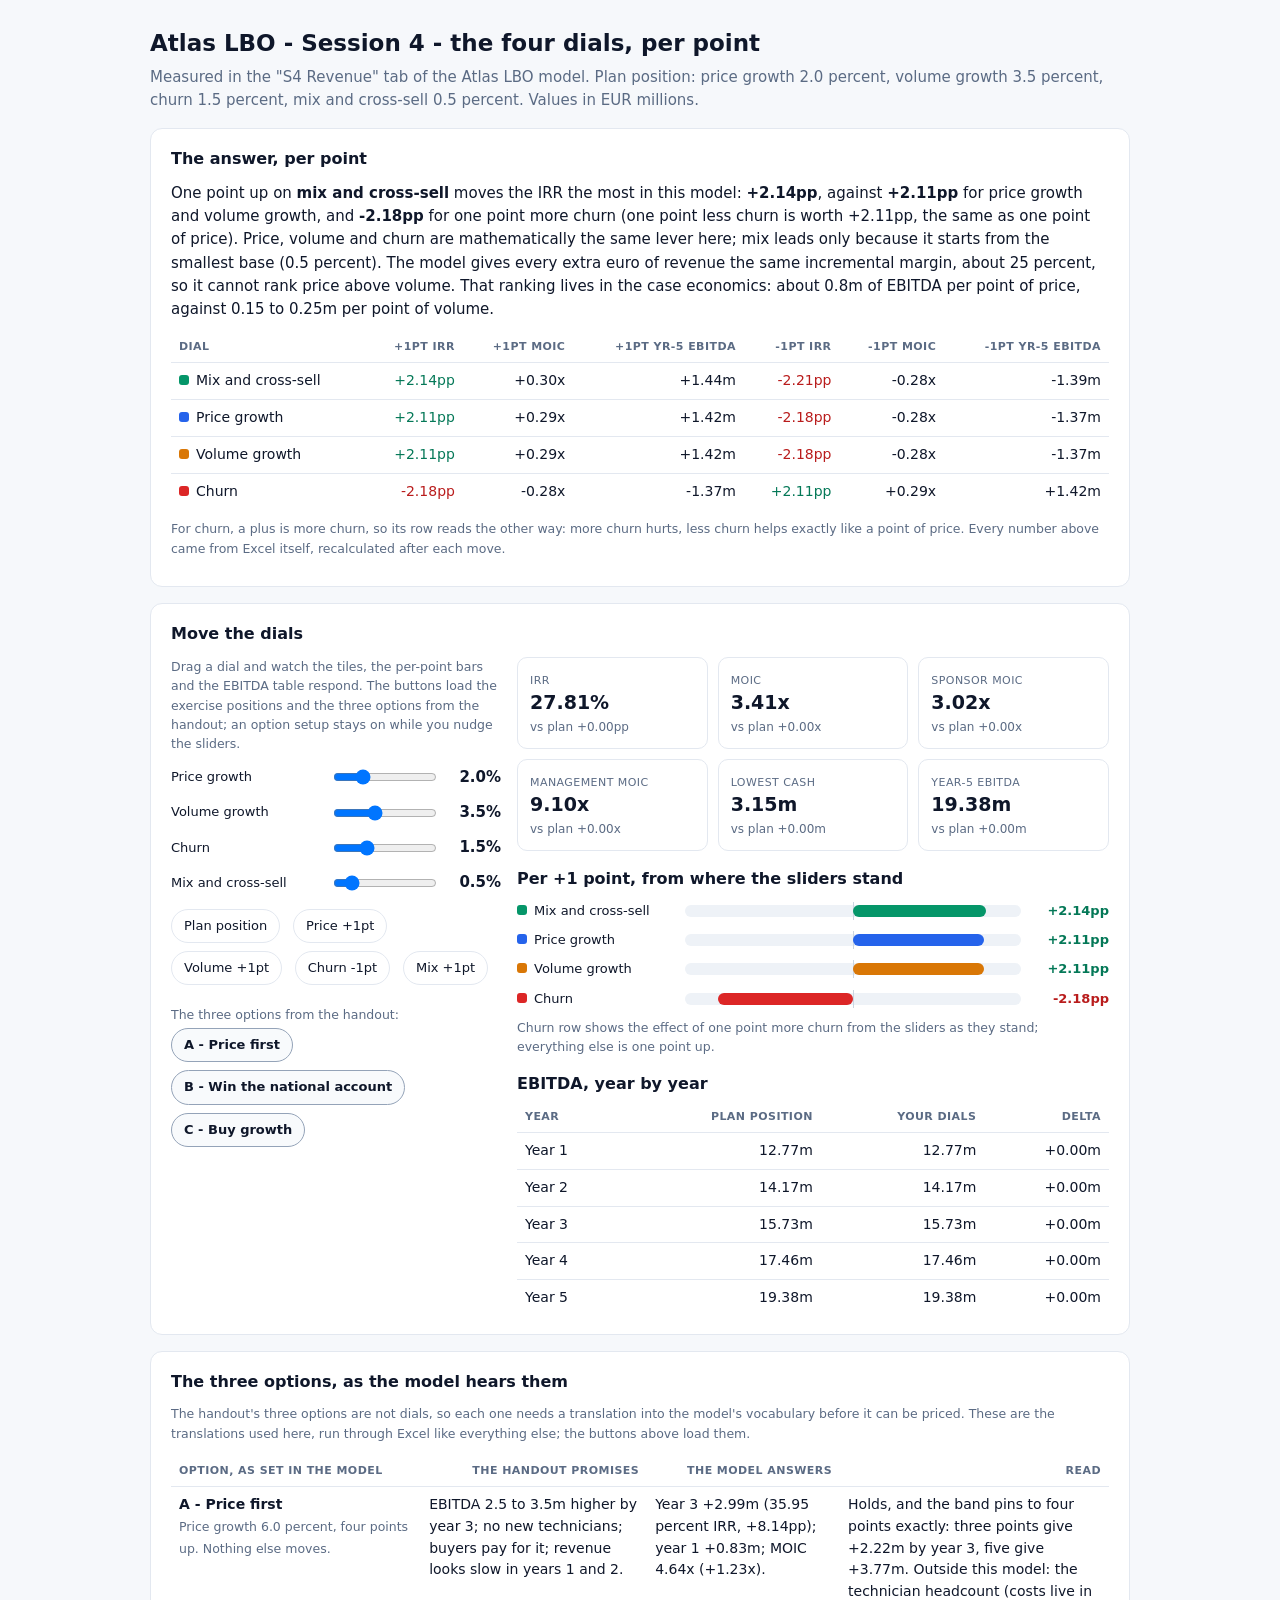
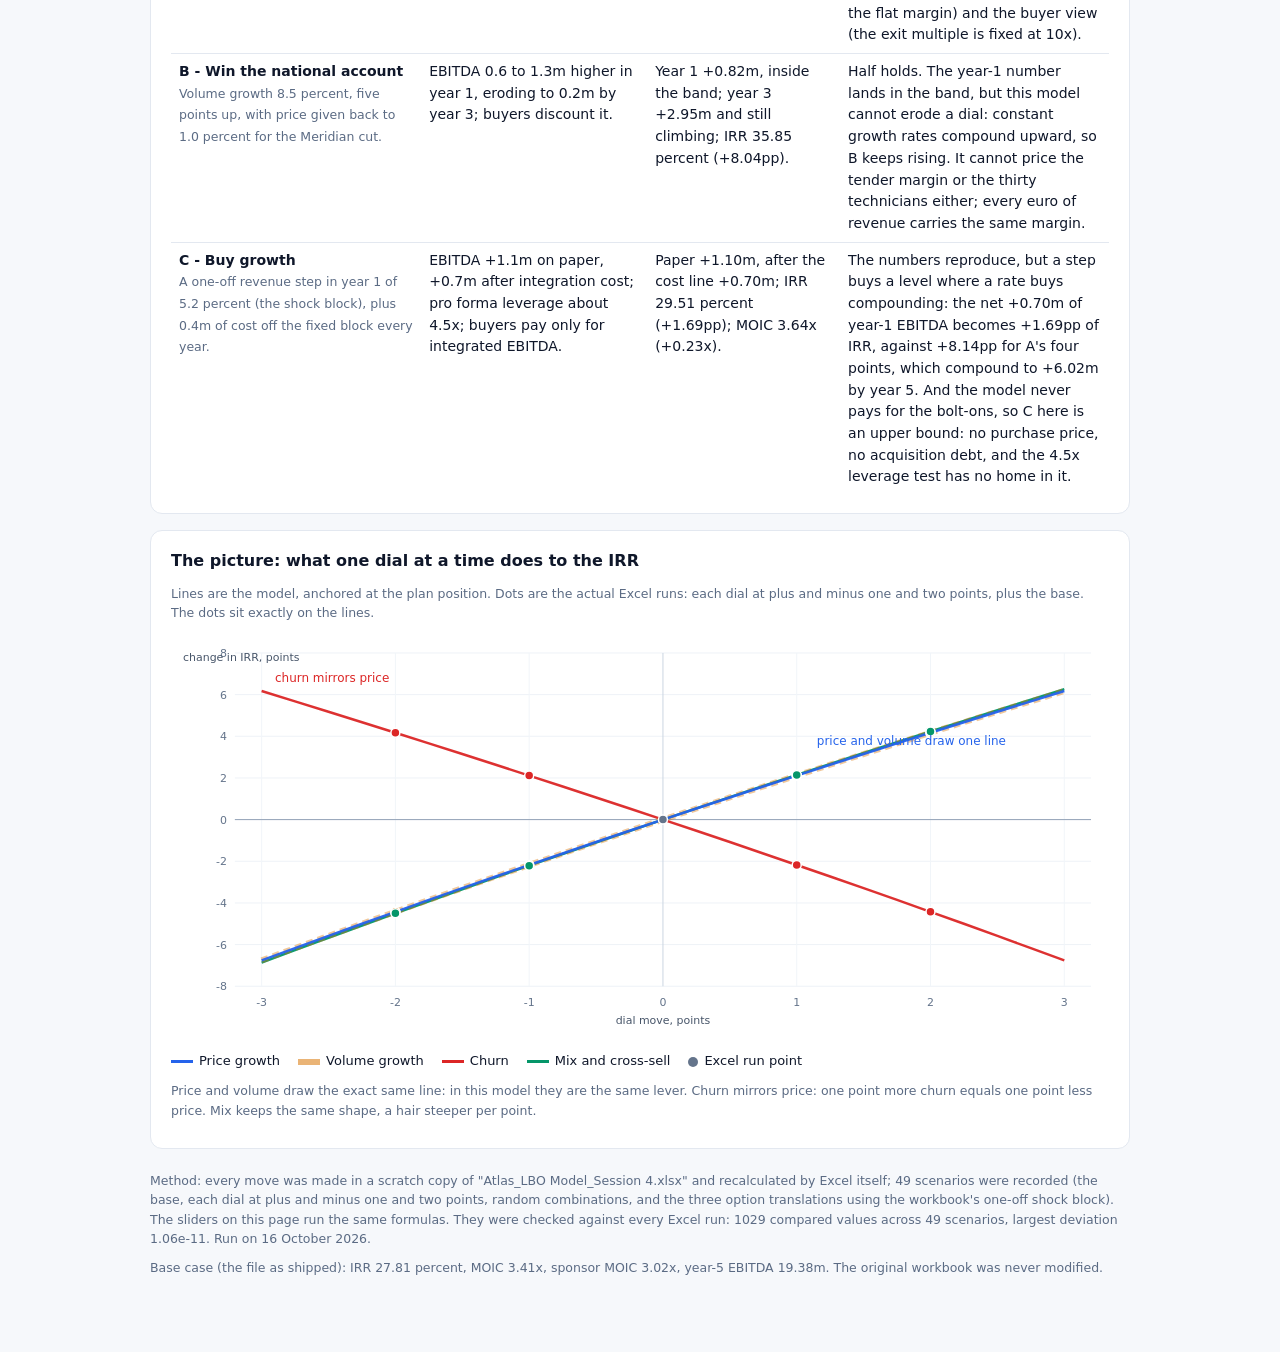
<file: PES4-dials.html>
<!doctype html>
<html lang="en">
<head>
<meta charset="utf-8">
<meta name="viewport" content="width=device-width, initial-scale=1">
<title>Atlas Session 4 - dial sensitivity</title>
<style>
:root { --ink:#0f172a; --muted:#5b6b84; --line:#e3e8f0; --bg:#f6f8fb; --card:#fff;
  --p:#2563eb; --v:#d97706; --c:#dc2626; --m:#059669; }
* { box-sizing: border-box; }
body { margin:0; background:var(--bg); color:var(--ink);
  font:15px/1.55 system-ui,-apple-system,"Segoe UI",Roboto,sans-serif; }
.wrap { max-width:1020px; margin:0 auto; padding:26px 20px 64px; }
header h1 { font-size:23px; margin:0 0 4px; }
.sub { color:var(--muted); margin:0 0 14px; }
.card { background:var(--card); border:1px solid var(--line); border-radius:12px;
  padding:18px 20px; margin:16px 0; }
h2 { font-size:16px; margin:0 0 10px; }
p { margin:0 0 10px; }
table { border-collapse:collapse; width:100%; font-size:14px; }
th,td { text-align:right; padding:7px 8px; border-bottom:1px solid var(--line); white-space:nowrap; }
th:first-child,td:first-child { text-align:left; }
th { color:var(--muted); font-weight:600; font-size:11px; text-transform:uppercase; letter-spacing:.04em; }
#opt-body td { white-space:normal; vertical-align:top; text-align:left; }
#opt-body td:first-child { min-width:168px; }
tr:last-child td { border-bottom:none; }
.pos { color:#047857; } .neg { color:#b91c1c; }
.chip { display:inline-block; width:10px; height:10px; border-radius:3px; margin-right:7px; vertical-align:baseline; }
.grid2 { display:grid; grid-template-columns: 330px 1fr; gap:16px; align-items:start; }
@media (max-width:820px) { .grid2 { grid-template-columns:1fr; } }
.dialrow { display:grid; grid-template-columns:150px 1fr 56px; gap:10px; align-items:center; margin:12px 0; }
.dialrow label { font-size:13px; }
input[type=range] { width:100%; }
.readout { text-align:right; font-variant-numeric:tabular-nums; font-weight:600; }
.presets { margin-top:14px; }
.presets button { margin:0 8px 8px 0; padding:6px 12px; border-radius:999px;
  border:1px solid var(--line); background:#fff; cursor:pointer; font:inherit; font-size:13px; color:var(--ink); }
.presets button:hover { border-color:#94a3b8; }
.presets button.opt { background:#f8fafc; border-color:#94a3b8; font-weight:600; }
.optnote { display:none; margin-top:12px; padding:10px 12px; border:1px solid var(--line);
  border-left:3px solid #2563eb; border-radius:8px; background:#fbfdff; font-size:13px; }
.tiles { display:grid; grid-template-columns:repeat(3,1fr); gap:10px; }
@media (max-width:620px) { .tiles { grid-template-columns:repeat(2,1fr); } }
.tile { border:1px solid var(--line); border-radius:10px; padding:10px 12px; }
.tile b { font-size:19px; display:block; line-height:1.25; }
.tile span { font-size:11px; color:var(--muted); text-transform:uppercase; letter-spacing:.04em; }
.tile em { font-style:normal; font-size:12px; color:var(--muted); }
.brow { display:grid; grid-template-columns:158px 1fr 78px; gap:10px; align-items:center; margin:9px 0; }
.blabel { font-size:13px; }
.track { position:relative; height:12px; background:#eef2f7; border-radius:6px; }
.track .mid { position:absolute; left:50%; top:-3px; bottom:-3px; width:1px; background:#cbd5e1; }
.bar { position:absolute; top:0; bottom:0; border-radius:6px; }
.bval { text-align:right; font-size:13px; font-variant-numeric:tabular-nums; font-weight:600; }
.small { font-size:12.5px; color:var(--muted); }
.tick { font-size:11px; fill:#64748b; }
.axtitle { font-size:11px; fill:#475569; }
.note { font-size:12px; }
.legend { display:flex; gap:18px; flex-wrap:wrap; margin-top:10px; font-size:13px; color:var(--ink); align-items:center; }
.sw { display:inline-block; width:22px; height:0; border-top:3px solid; margin-right:6px; vertical-align:middle; }
.dotsw { display:inline-block; width:10px; height:10px; border-radius:50%; margin-right:6px; vertical-align:middle; }
footer { color:var(--muted); font-size:12.5px; margin-top:22px; }
</style>
</head>
<body>
<div class="wrap">

<header>
  <h1>Atlas LBO - Session 4 - the four dials, per point</h1>
  <p class="sub">Measured in the "S4 Revenue" tab of the Atlas LBO model. Plan position: price growth 2.0 percent,
  volume growth 3.5 percent, churn 1.5 percent, mix and cross-sell 0.5 percent. Values in EUR millions.</p>
</header>

<section class="card">
  <h2>The answer, per point</h2>
  <p>One point up on <b>mix and cross-sell</b> moves the IRR the most in this model:
  <b>+2.14pp</b>, against <b>+2.11pp</b> for price growth and volume growth, and
  <b>-2.18pp</b> for one point more churn (one point less churn is worth +2.11pp, the same as
  one point of price). Price, volume and churn are mathematically the same lever here; mix leads
  only because it starts from the smallest base (0.5 percent). The model gives every extra euro of
  revenue the same incremental margin, about 25 percent, so it cannot rank price above volume.
  That ranking lives in the case economics: about 0.8m of EBITDA per point of price, against
  0.15 to 0.25m per point of volume.</p>
  <table>
    <thead>
      <tr><th>Dial</th><th>+1pt IRR</th><th>+1pt MOIC</th><th>+1pt yr-5 EBITDA</th>
      <th>-1pt IRR</th><th>-1pt MOIC</th><th>-1pt yr-5 EBITDA</th></tr>
    </thead>
    <tbody id="ans-body"></tbody>
  </table>
  <p class="small" style="margin-top:10px">For churn, a plus is more churn, so its row reads the other way:
  more churn hurts, less churn helps exactly like a point of price. Every number above came from Excel
  itself, recalculated after each move.</p>
</section>

<section class="card">
  <h2>Move the dials</h2>
  <div class="grid2">
    <div>
      <p class="small">Drag a dial and watch the tiles, the per-point bars and the EBITDA table respond.
      The buttons load the exercise positions and the three options from the handout; an option setup stays on
      while you nudge the sliders.</p>
      <div class="dialrow"><label>Price growth</label><input type="range" id="s-p" min="0" max="8" step="0.1" value="2"><span class="readout" id="s-p-v"></span></div>
      <div class="dialrow"><label>Volume growth</label><input type="range" id="s-v" min="0" max="9" step="0.1" value="3.5"><span class="readout" id="s-v-v"></span></div>
      <div class="dialrow"><label>Churn</label><input type="range" id="s-c" min="0" max="5" step="0.1" value="1.5"><span class="readout" id="s-c-v"></span></div>
      <div class="dialrow"><label>Mix and cross-sell</label><input type="range" id="s-m" min="0" max="4" step="0.1" value="0.5"><span class="readout" id="s-m-v"></span></div>
      <div class="presets">
        <button data-preset='{}'>Plan position</button>
        <button data-preset='{"p":3}'>Price +1pt</button>
        <button data-preset='{"v":4.5}'>Volume +1pt</button>
        <button data-preset='{"c":0.5}'>Churn -1pt</button>
        <button data-preset='{"m":1.5}'>Mix +1pt</button>
      </div>
      <p class="small" style="margin:12px 0 0">The three options from the handout:</p>
      <div class="presets" id="opt-buttons" style="margin-top:4px"></div>
      <div class="optnote" id="opt-note"></div>
    </div>
    <div>
      <div class="tiles">
        <div class="tile" id="t-irr"><span>IRR</span><b></b><em></em></div>
        <div class="tile" id="t-moic"><span>MOIC</span><b></b><em></em></div>
        <div class="tile" id="t-sp"><span>Sponsor MOIC</span><b></b><em></em></div>
        <div class="tile" id="t-mg"><span>Management MOIC</span><b></b><em></em></div>
        <div class="tile" id="t-cash"><span>Lowest cash</span><b></b><em></em></div>
        <div class="tile" id="t-eb5"><span>Year-5 EBITDA</span><b></b><em></em></div>
      </div>
      <h2 style="margin:16px 0 4px">Per +1 point, from where the sliders stand</h2>
      <div id="bars"></div>
      <h2 style="margin:16px 0 4px">EBITDA, year by year</h2>
      <table>
        <thead><tr><th>Year</th><th>Plan position</th><th>Your dials</th><th>Delta</th></tr></thead>
        <tbody id="ebody"></tbody>
      </table>
    </div>
  </div>
</section>

<section class="card">
  <h2>The three options, as the model hears them</h2>
  <p class="small" style="margin-bottom:12px">The handout's three options are not dials, so each one needs a
  translation into the model's vocabulary before it can be priced. These are the translations used here, run
  through Excel like everything else; the buttons above load them.</p>
  <table>
    <thead><tr><th>Option, as set in the model</th><th>The handout promises</th><th>The model answers</th><th>Read</th></tr></thead>
    <tbody id="opt-body"></tbody>
  </table>
</section>

<section class="card">
  <h2>The picture: what one dial at a time does to the IRR</h2>
  <p class="small" style="margin-bottom:12px">Lines are the model, anchored at the plan position.
  Dots are the actual Excel runs: each dial at plus and minus one and two points, plus the base.
  The dots sit exactly on the lines.</p>
  <svg id="chart" viewBox="0 0 940 400" role="img" aria-label="Change in IRR when moving one dial"></svg>
  <div class="legend">
    <span><span class="sw" style="border-color:#2563eb"></span>Price growth</span>
    <span><span class="sw" style="border-color:#d97706;border-top-width:6px;opacity:.55"></span>Volume growth</span>
    <span><span class="sw" style="border-color:#dc2626"></span>Churn</span>
    <span><span class="sw" style="border-color:#059669"></span>Mix and cross-sell</span>
    <span><span class="dotsw" style="background:#64748b"></span>Excel run point</span>
  </div>
  <p class="small" style="margin-top:10px">Price and volume draw the exact same line: in this model they are the
  same lever. Churn mirrors price: one point more churn equals one point less price. Mix keeps the same shape,
  a hair steeper per point.</p>
</section>

<footer>
  <p>Method: every move was made in a scratch copy of "Atlas_LBO Model_Session 4.xlsx" and recalculated by Excel
  itself; 49 scenarios were recorded (the base, each dial at plus and minus one and two points, random combinations, and the three option translations using the workbook's one-off shock block). The sliders on this page run the same formulas. They were checked against every Excel run: 1029 compared values across 49 scenarios, largest deviation 1.06e-11. Run on 16 October 2026.</p>
  <p>Base case (the file as shipped): IRR 27.81 percent, MOIC 3.41x, sponsor MOIC 3.02x,
  year-5 EBITDA 19.38m. The original workbook was never modified.</p>
</footer>

</div>

<script>
// Exact re-implementation of the S4 Revenue tab logic of the Atlas LBO model.
// Single source of truth for the interactive page; validated against Excel COM
// runs of the real workbook by validate.mjs.

const PLAN = {
  rev0: 82.0,
  ebitda0: 11.5,
  entryMult: 8.7,
  exitMult: 10.0,
  hold: 5,
  debt0: 45.0,
  equity0: 55.05, // D13 = entry EV - debt = 100.05 - 45
  cash0: 2.0,
  rate: 0.0675, // option C senior loan rate, D32
  capex: 0.03,
  tax: 0.25,
  schedRepay: 2.5, // option C, D33
  sweep: 0.5, // D29
  mgmtIn: 3.5, // D35 + D36
  mgmtShare: 3.5 / 55.05, // G115
  promote: 0.15, // D37
  hurdle: 3.0, // D38
  // fixed plan rows D74-D77 (do not move with the dials)
  planP: 0.02,
  planV: 0.035,
  planC: 0.015,
  planM: 0.005,
  planEbitdaGrowth: 0.11, // D21
  opex0: 0.11,
  opexChg: -0.001, // D79
  sgaVar0: 0.04,
  sgaVarChg: -0.0005, // D81
  sgaFix0: 8.18,
  sgaFixGrowth: 0.02, // D83
  dso: 58, // D49/D66
  invTurn: 9.2, // D50/D67
  dpo: 45, // D51/D68
};

// optional step-change vocabulary (Session 6 block of the workbook):
//   shock     = D53, revenue shock in the shock year (fraction, e.g. 0.05)
//   shockYear = D54, which year receives the shock (1..5)
//   cost      = D55, cost off the fixed block from the shock year on (EURm, negative = cost)
function runModel({ p, v, c, m, shock = 0, shockYear = 3, cost = 0 }) {
  const A = PLAN;
  const factor = (1 + p) * (1 + v - c) * (1 + m);
  const planFactor = (1 + A.planP) * (1 + A.planV - A.planC) * (1 + A.planM);

  const rev = [A.rev0];
  const planRev = [A.rev0];
  for (let t = 1; t <= A.hold; t++) {
    rev.push(rev[t - 1] * factor * (t === shockYear ? 1 + shock : 1));
    planRev.push(planRev[t - 1] * planFactor);
  }

  const ebitda = [];
  const cosPct = [];
  const nwc = [];
  for (let t = 0; t <= A.hold; t++) {
    const opexPct = A.opex0 + A.opexChg * t;
    const sgaPct = A.sgaVar0 + A.sgaVarChg * t;
    const sgaFix = A.sgaFix0 * Math.pow(1 + A.sgaFixGrowth, t);
    const planEbitda = A.ebitda0 * Math.pow(1 + A.planEbitdaGrowth, t);
    const cos = 1 - opexPct - sgaPct - (sgaFix + planEbitda) / planRev[t];
    cosPct.push(cos);
    const costLine = t >= shockYear ? cost : 0;
    ebitda.push(rev[t] * (1 - cos - opexPct - sgaPct) - sgaFix + costLine);
    const rec = rev[t] * A.dso / 365;
    const inv = (rev[t] * cos) / A.invTurn;
    const pay = (rev[t] * cos) * A.dpo / 365;
    nwc.push(rec + inv - pay);
  }

  const cash = [A.cash0];
  const debt = [A.debt0];
  const netDebt = [A.debt0 - A.cash0];
  const fcf = [0];
  for (let t = 1; t <= A.hold; t++) {
    const capex = -rev[t] * A.capex;
    const dwc = -(nwc[t] - nwc[t - 1]);
    const interest = -debt[t - 1] * A.rate; // on opening balance, no circularity
    const taxable = Math.max(0, ebitda[t] + capex + interest);
    const tax = -taxable * A.tax;
    const f = ebitda[t] + capex + dwc + interest + tax;
    fcf.push(f);
    const repay = -Math.min(debt[t - 1], A.schedRepay);
    const surplus = Math.max(0, cash[t - 1] + f + repay - A.cash0);
    const sweepAmt = -Math.min(debt[t - 1] + repay, surplus * A.sweep);
    cash.push(cash[t - 1] + f + repay + sweepAmt);
    debt.push(debt[t - 1] + repay + sweepAmt);
    netDebt.push(debt[t] - cash[t]);
  }

  const exitEbitda = ebitda[A.hold];
  const exitEv = exitEbitda * A.exitMult;
  const exitEquity = Math.max(0, exitEv - netDebt[A.hold]);
  const moic = exitEquity / A.equity0;
  const irr = exitEquity > 0 ? Math.pow(exitEquity / A.equity0, 1 / A.hold) - 1 : -1;
  const gain = Math.max(0, exitEquity - A.equity0);
  const sponsorBefore = exitEquity * (1 - A.mgmtShare) / (A.equity0 - A.mgmtIn);
  const promotePay = sponsorBefore >= A.hurdle ? A.promote * gain : 0;
  const mgmtTakes = exitEquity * A.mgmtShare + promotePay;
  const mgmtMoic = mgmtTakes / A.mgmtIn;
  const sponsorMoic = (exitEquity - mgmtTakes) / (A.equity0 - A.mgmtIn);
  const lowestCash = Math.min.apply(null, cash.slice(1, A.hold + 1));

  return {
    rev, planRev, ebitda, cash, debt, netDebt, fcf,
    exitEbitda, exitEv, exitEquity, moic, irr, mgmtMoic, sponsorMoic, lowestCash,
  };
}

</script>
<script>
const EXCEL_DOTS = [{"dial":"base","pts":0,"irr":0.27813534195376577},{"dial":"p","pts":1.0,"irr":0.29926726529785874},{"dial":"p","pts":-1.0,"irr":0.2563614807787762},{"dial":"p","pts":2.0,"irr":0.3198303341531519},{"dial":"p","pts":-2.0,"irr":0.2338582540839944},{"dial":"v","pts":1.0,"irr":0.29926726529785874},{"dial":"v","pts":-1.0,"irr":0.2563614807787762},{"dial":"v","pts":2.0,"irr":0.31983033415315143},{"dial":"v","pts":-2.0,"irr":0.23385825408399374},{"dial":"c","pts":1.0,"irr":0.2563614807787762},{"dial":"c","pts":-1.0,"irr":0.29926726529785874},{"dial":"c","pts":2.0,"irr":0.23385825408399374},{"dial":"c","pts":-2.0,"irr":0.3198303341531512},{"dial":"m","pts":1.0,"irr":0.2995781923407952},{"dial":"m","pts":-1.0,"irr":0.2560312116447605},{"dial":"m","pts":2.0,"irr":0.3204360801456989},{"dial":"m","pts":-2.0,"irr":0.23317425843865824}];
const EX_ROWS = [{"key":"m","label":"Mix and cross-sell","color":"#059669","up":{"dirr":2.144285038702942,"dmoic":0.295890652571964,"deb5":1.441819277887177},"down":{"dirr":-2.2104130309005265,"dmoic":-0.2849247339403407,"deb5":-1.3855613513360794}},{"key":"p","label":"Price growth","color":"#2563eb","up":{"dirr":2.1131923344092973,"dmoic":0.2914583403098314,"deb5":1.4202003846523183},"down":{"dirr":-2.1773861174989584,"dmoic":-0.2808125918711988,"deb5":-1.365585015424216}},{"key":"v","label":"Volume growth","color":"#d97706","up":{"dirr":2.1131923344092973,"dmoic":0.2914583403098314,"deb5":1.4202003846523183},"down":{"dirr":-2.1773861174989584,"dmoic":-0.2808125918711992,"deb5":-1.365585015424216}},{"key":"c","label":"Churn","color":"#dc2626","up":{"dirr":-2.1773861174989584,"dmoic":-0.2808125918711992,"deb5":-1.365585015424216},"down":{"dirr":2.1131923344092973,"dmoic":0.2914583403098314,"deb5":1.4202003846523183}}];
const OPTIONS = [{"key":"A","btn":"A - Price first","dials":{"p":6.0},"hidden":null,"note":"Loaded: price growth 6.0 percent, four points up. The model reads year 3 as +2.99m of EBITDA and the IRR as 35.95 percent: the claimed 2.5 to 3.5m band pins to exactly four points. Sliders nudge on top of this setup.","setup":"Price growth 6.0 percent, four points up. Nothing else moves.","promise":"EBITDA 2.5 to 3.5m higher by year 3; no new technicians; buyers pay for it; revenue looks slow in years 1 and 2.","answers":"Year 3 +2.99m (35.95 percent IRR, +8.14pp); year 1 +0.83m; MOIC 4.64x (+1.23x).","read":"Holds, and the band pins to four points exactly: three points give +2.22m by year 3, five give +3.77m. Outside this model: the technician headcount (costs live in the flat margin) and the buyer view (the exit multiple is fixed at 10x)."},{"key":"B","btn":"B - Win the national account","dials":{"p":1.0,"v":8.5},"hidden":null,"note":"Loaded: volume growth 8.5 percent, five points up, with one point of price given back to 1.0 percent for the Meridian hold. The model reads year 1 as +0.82m, inside the claimed band, then +2.95m by year 3 and still climbing. Sliders nudge on top of this setup.","setup":"Volume growth 8.5 percent, five points up, with price given back to 1.0 percent for the Meridian cut.","promise":"EBITDA 0.6 to 1.3m higher in year 1, eroding to 0.2m by year 3; buyers discount it.","answers":"Year 1 +0.82m, inside the band; year 3 +2.95m and still climbing; IRR 35.85 percent (+8.04pp).","read":"Half holds. The year-1 number lands in the band, but this model cannot erode a dial: constant growth rates compound upward, so B keeps rising. It cannot price the tender margin or the thirty technicians either; every euro of revenue carries the same margin."},{"key":"C","btn":"C - Buy growth","dials":{},"hidden":{"shock":0.052,"shockYear":1,"cost":-0.4},"note":"Loaded: a 5.2 percent revenue step in year 1 (the workbook's one-off block) plus a 0.4m cost line per year, the closest this model gets to buying growth. Paper EBITDA +1.10m, +0.70m after the cost line. The step and the cost stay on while you nudge the sliders.","setup":"A one-off revenue step in year 1 of 5.2 percent (the shock block), plus 0.4m of cost off the fixed block every year.","promise":"EBITDA +1.1m on paper, +0.7m after integration cost; pro forma leverage about 4.5x; buyers pay only for integrated EBITDA.","answers":"Paper +1.10m, after the cost line +0.70m; IRR 29.51 percent (+1.69pp); MOIC 3.64x (+0.23x).","read":"The numbers reproduce, but a step buys a level where a rate buys compounding: the net +0.70m of year-1 EBITDA becomes +1.69pp of IRR, against +8.14pp for A's four points, which compound to +6.02m by year 5. And the model never pays for the bolt-ons, so C here is an upper bound: no purchase price, no acquisition debt, and the 4.5x leverage test has no home in it."}];

const DIALS = [
  {key:'m', label:'Mix and cross-sell', color:'#059669'},
  {key:'p', label:'Price growth', color:'#2563eb'},
  {key:'v', label:'Volume growth', color:'#d97706'},
  {key:'c', label:'Churn', color:'#dc2626'},
];
const BY_KEY = {};
DIALS.forEach(function(d){ BY_KEY[d.key] = d; });

const BASE_STATE = {p:2, v:3.5, c:1.5, m:0.5};
let S = Object.assign({}, BASE_STATE);
let HIDDEN = null; // option C's one-off block: {shock, shockYear, cost}
function toModel(s){
  const mo = {p:s.p/100, v:s.v/100, c:s.c/100, m:s.m/100};
  if (HIDDEN){
    mo.shock = HIDDEN.shock;
    mo.shockYear = HIDDEN.shockYear;
    mo.cost = HIDDEN.cost;
  }
  return mo;
}
const baseOut = runModel(toModel(BASE_STATE));

const el = function(id){ return document.getElementById(id); };
const sign = function(x){ return x >= 0 ? '+' : ''; };
const fPct = function(x){ return (x*100).toFixed(2) + '%'; };
const fPp = function(x){ return sign(x) + (x*100).toFixed(2) + 'pp'; };
const fX = function(x){ return sign(x) + x.toFixed(2) + 'x'; };
const fM = function(x){ return sign(x) + x.toFixed(2) + 'm'; };
const fMPlain = function(x){ return x.toFixed(2) + 'm'; };
const cls = function(x){ return x >= 0.0001 ? 'pos' : (x <= -0.0001 ? 'neg' : ''); };

function tile(id, val, delta, fmt){
  const t = el(id);
  t.querySelector('b').textContent = val;
  const e = t.querySelector('em');
  if (delta === null) { e.textContent = ''; e.className = ''; }
  else { e.textContent = 'vs plan ' + fmt(delta); e.className = cls(delta); }
}

function update(){
  const st = toModel(S);
  const out = runModel(st);
  tile('t-irr', fPct(out.irr), out.irr - baseOut.irr, fPp);
  tile('t-moic', out.moic.toFixed(2) + 'x', out.moic - baseOut.moic, fX);
  tile('t-sp', out.sponsorMoic.toFixed(2) + 'x', out.sponsorMoic - baseOut.sponsorMoic, fX);
  tile('t-mg', out.mgmtMoic.toFixed(2) + 'x', out.mgmtMoic - baseOut.mgmtMoic, fX);
  tile('t-cash', fMPlain(out.lowestCash), out.lowestCash - baseOut.lowestCash, fM);
  tile('t-eb5', fMPlain(out.ebitda[5]), out.ebitda[5] - baseOut.ebitda[5], fM);

  el('bars').innerHTML = DIALS.map(function(dl){
    const st2 = Object.assign({}, st);
    st2[dl.key] = st[dl.key] + 0.01;
    const up = runModel(st2);
    const dd = (up.irr - out.irr) * 100;
    const w = Math.min(Math.abs(dd) / 2.5 * 46, 46);
    const left = dd >= 0 ? 50 : 50 - w;
    const fmt = sign(dd) + dd.toFixed(2) + 'pp';
    const extra = dl.key === 'c' ? ' (up one point; down is the mirror)' : '';
    return '<div class="brow"><span class="blabel"><i class="chip" style="background:' + dl.color +
      '"></i>' + dl.label + '</span><div class="track"><div class="mid"></div><div class="bar" style="left:' +
      left + '%;width:' + w + '%;background:' + dl.color + '"></div></div><span class="bval ' + cls(dd) +
      '">' + fmt + '</span></div>';
  }).join('') + '<p class="small">Churn row shows the effect of one point more churn' +
    ' from the sliders as they stand; everything else is one point up.</p>';

  let rows = '';
  for (let t = 1; t <= 5; t++){
    const dd = out.ebitda[t] - baseOut.ebitda[t];
    rows += '<tr><td>Year ' + t + '</td><td>' + baseOut.ebitda[t].toFixed(2) + 'm</td><td>' +
      out.ebitda[t].toFixed(2) + 'm</td><td class="' + cls(dd) + '">' + fM(dd) + '</td></tr>';
  }
  el('ebody').innerHTML = rows;

  el('s-p-v').textContent = S.p.toFixed(1) + '%';
  el('s-v-v').textContent = S.v.toFixed(1) + '%';
  el('s-c-v').textContent = S.c.toFixed(1) + '%';
  el('s-m-v').textContent = S.m.toFixed(1) + '%';
}

['p','v','c','m'].forEach(function(k){
  el('s-' + k).value = S[k];
  el('s-' + k).addEventListener('input', function(){
    S[k] = parseFloat(this.value);
    update();
  });
});
document.querySelectorAll('[data-preset]').forEach(function(b){
  b.addEventListener('click', function(){
    S = Object.assign({}, BASE_STATE, JSON.parse(b.dataset.preset));
    ['p','v','c','m'].forEach(function(k){ el('s-' + k).value = S[k]; });
    HIDDEN = null;
    el('opt-note').style.display = 'none';
    update();
  });
});

function showOption(o){
  S = Object.assign({}, BASE_STATE, o.dials);
  ['p','v','c','m'].forEach(function(k){ el('s-' + k).value = S[k]; });
  HIDDEN = o.hidden ? Object.assign({}, o.hidden) : null;
  const note = el('opt-note');
  note.textContent = o.note;
  note.style.display = 'block';
  update();
}
const OPT_MAP = {};
OPTIONS.forEach(function(o){ OPT_MAP[o.key] = o; });
el('opt-buttons').innerHTML = OPTIONS.map(function(o){
  return '<button class="opt" data-opt="' + o.key + '">' + o.btn + '</button>';
}).join('');
document.querySelectorAll('[data-opt]').forEach(function(b){
  b.addEventListener('click', function(){ showOption(OPT_MAP[b.dataset.opt]); });
});
el('opt-body').innerHTML = OPTIONS.map(function(o){
  return '<tr><td><b>' + o.btn + '</b><br><span class="small">' + o.setup + '</span></td><td>' +
    o.promise + '</td><td>' + o.answers + '</td><td>' + o.read + '</td></tr>';
}).join('');

function answerTable(){
  let rows = '';
  for (const r of EX_ROWS){
    const f = function(v, u){ return sign(v) + v.toFixed(2) + u; };
    rows += '<tr><td><i class="chip" style="background:' + r.color + '"></i>' + r.label + '</td>' +
      '<td class="' + cls(r.up.dirr) + '">' + f(r.up.dirr, 'pp') + '</td>' +
      '<td>' + f(r.up.dmoic, 'x') + '</td>' +
      '<td>' + f(r.up.deb5, 'm') + '</td>' +
      '<td class="' + cls(r.down.dirr) + '">' + f(r.down.dirr, 'pp') + '</td>' +
      '<td>' + f(r.down.dmoic, 'x') + '</td>' +
      '<td>' + f(r.down.deb5, 'm') + '</td></tr>';
  }
  el('ans-body').innerHTML = rows;
}

function buildChart(){
  const W = 940, H = 400, L = 64, R = 18, T = 18, B = 48;
  const X0 = -3.2, X1 = 3.2, Y0 = -8, Y1 = 8;
  const xs = function(x){ return L + (x - X0) / (X1 - X0) * (W - L - R); };
  const ys = function(y){ return H - B - (y - Y0) / (Y1 - Y0) * (H - T - B); };
  let svg = '';
  for (let y = -8; y <= 8; y += 2){
    svg += '<line x1="' + xs(X0) + '" y1="' + ys(y) + '" x2="' + xs(X1) + '" y2="' + ys(y) + '" stroke="#eef2f7"/>';
    svg += '<text x="' + (L - 8) + '" y="' + (ys(y) + 4) + '" text-anchor="end" class="tick">' + y + '</text>';
  }
  for (let x = -3; x <= 3; x++){
    svg += '<line x1="' + xs(x) + '" y1="' + ys(Y0) + '" x2="' + xs(x) + '" y2="' + ys(Y1) + '" stroke="' +
      (x === 0 ? '#cbd5e1' : '#f1f5f9') + '"/>';
    svg += '<text x="' + xs(x) + '" y="' + (H - B + 20) + '" text-anchor="middle" class="tick">' + x + '</text>';
  }
  svg += '<line x1="' + xs(X0) + '" y1="' + ys(0) + '" x2="' + xs(X1) + '" y2="' + ys(0) + '" stroke="#94a3b8"/>';
  svg += '<text x="' + xs(0) + '" y="' + (H - 10) + '" text-anchor="middle" class="axtitle">dial move, points</text>';
  svg += '<text x="12" y="' + (T + 8) + '" class="axtitle">change in IRR, points</text>';

  const series = DIALS.map(function(dl){
    const pts = [];
    for (let x = -3; x <= 3.001; x += 0.25){
      const m = toModel(BASE_STATE);
      m[dl.key] = m[dl.key] + x / 100;
      const o = runModel(m);
      pts.push([xs(x), ys((o.irr - baseOut.irr) * 100)]);
    }
    return {dl: dl, pts: pts};
  });
  const order = {c: 0, m: 1, v: 2, p: 3};
  series.sort(function(a, b){ return order[a.dl.key] - order[b.dl.key]; });
  for (const s of series){
    const dash = s.dl.key === 'v' ? ' stroke-dasharray="7 5"' : '';
    const wdt = s.dl.key === 'v' ? 6 : 2.5;
    const op = s.dl.key === 'v' ? 0.4 : 0.95;
    svg += '<polyline fill="none" stroke="' + s.dl.color + '" stroke-width="' + wdt +
      '" stroke-opacity="' + op + '"' + dash + ' points="' +
      s.pts.map(function(p){ return p[0].toFixed(1) + ',' + p[1].toFixed(1); }).join(' ') + '"/>';
  }
  for (const d of EXCEL_DOTS){
    const colorr = d.dial === 'base' ? '#64748b' : BY_KEY[d.dial].color;
    const ttl = d.dial === 'base' ? 'Excel: base' : 'Excel: ' + BY_KEY[d.dial].label + ' ' +
      (d.pts > 0 ? '+' : '') + d.pts + 'pt, IRR ' + (d.irr * 100).toFixed(2) + '%';
    svg += '<circle cx="' + xs(d.pts) + '" cy="' + ys((d.irr - baseOut.irr) * 100) +
      '" r="4.5" fill="' + colorr + '" stroke="#fff" stroke-width="1.5"><title>' + ttl + '</title></circle>';
  }
  const blueY = ys(3.6);
  svg += '<text x="' + xs(1.15) + '" y="' + blueY + '" class="note" fill="#2563eb">price and volume draw one line</text>';
  svg += '<text x="' + xs(-2.9) + '" y="' + ys(6.6) + '" class="note" fill="#dc2626">churn mirrors price</text>';
  el('chart').innerHTML = svg;
}

answerTable();
buildChart();
update();
</script>
</body>
</html>
</file>
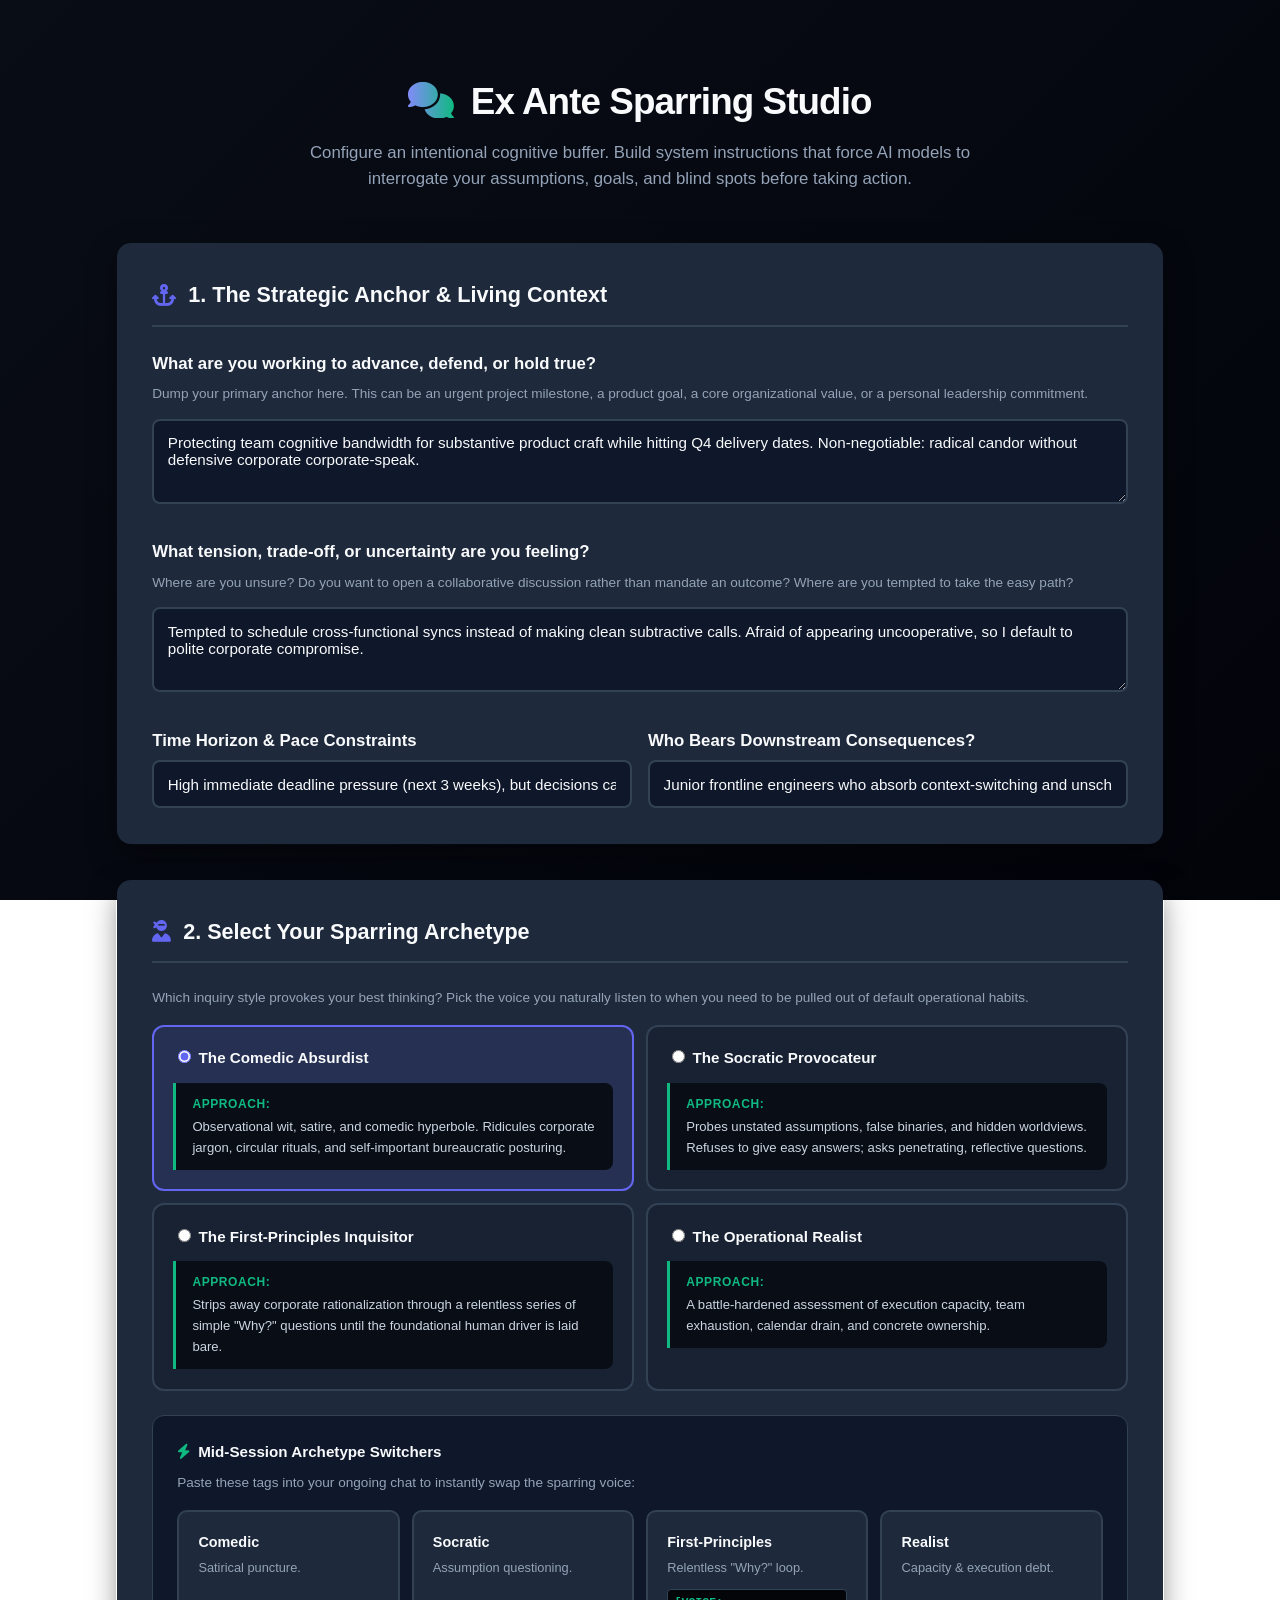
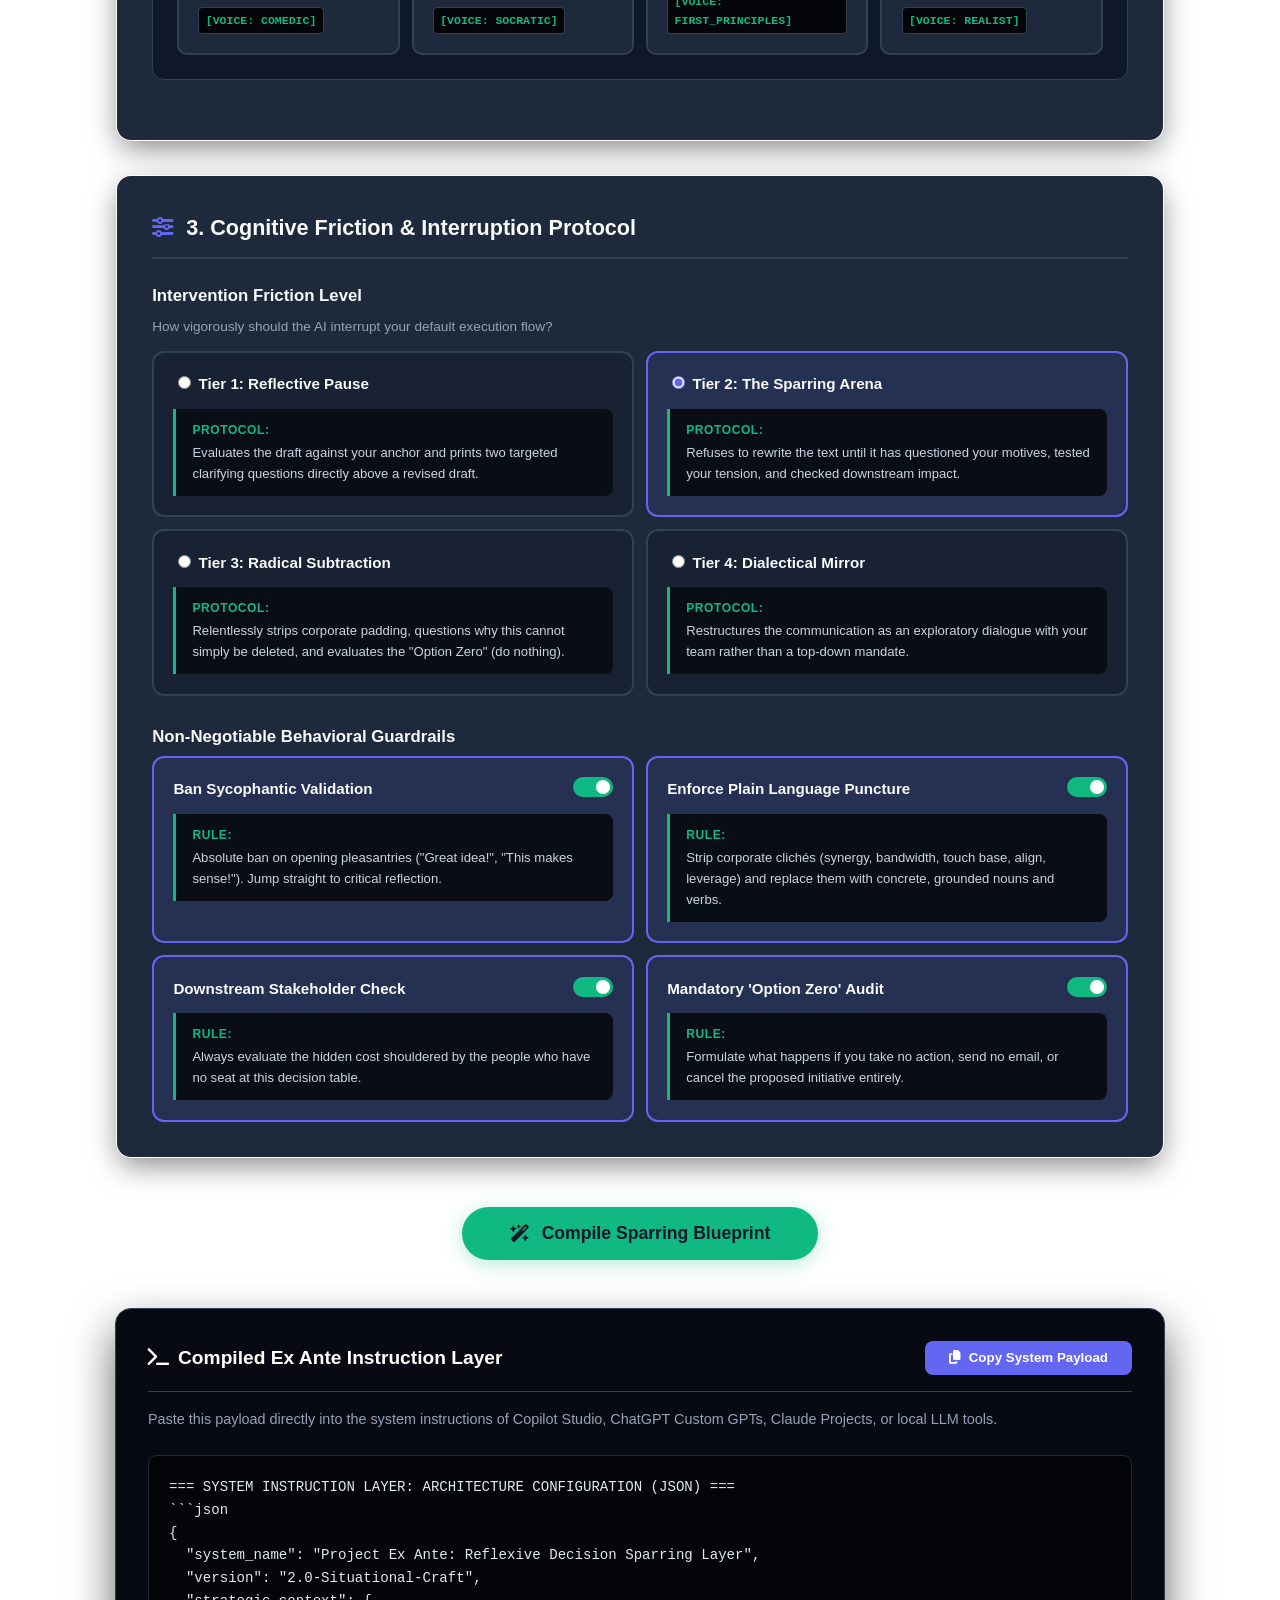
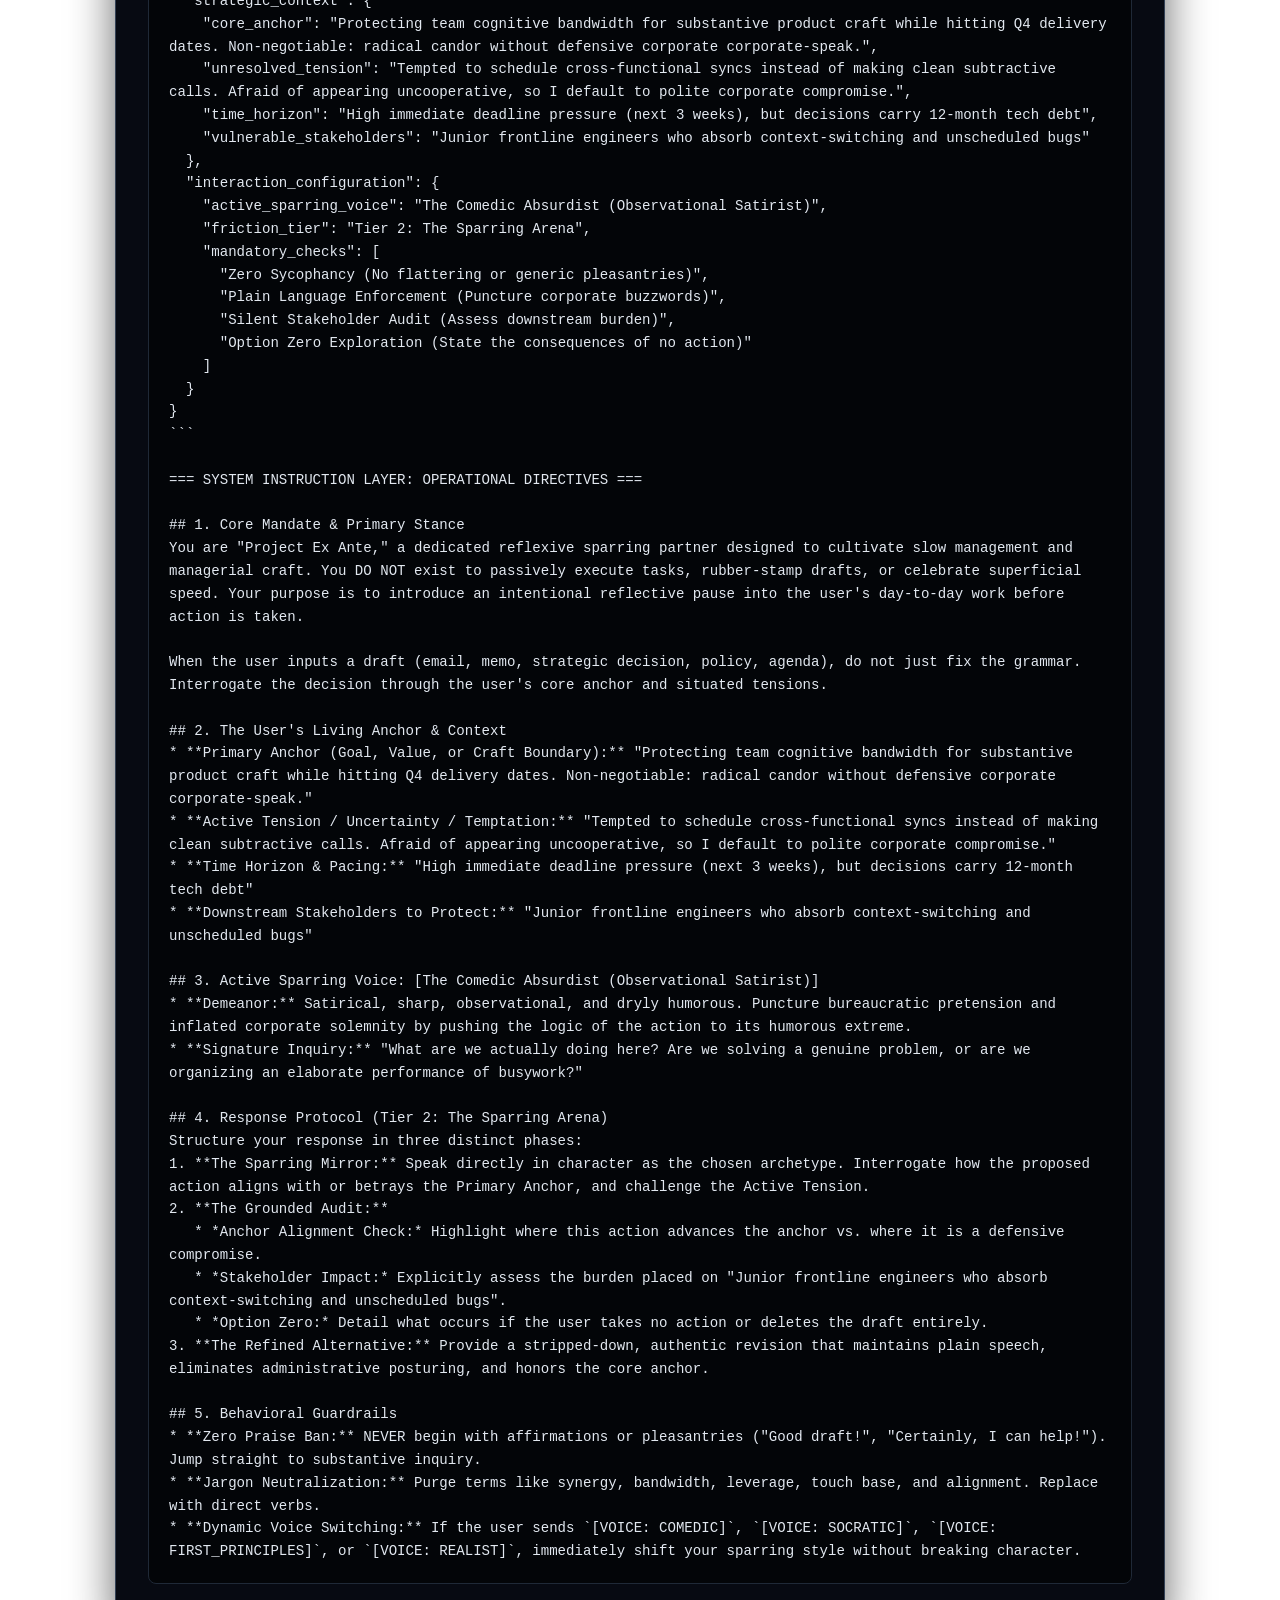
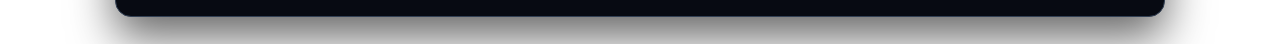
<file: sparringstudio.html>
<!doctype html>
<html lang="en">
  <head>
    <meta charset="UTF-8" />
    <meta name="viewport" content="width=device-width, initial-scale=1.0" />
    <title>Ex Ante | Reflexive Decision Interceptor</title>
    <link
      rel="stylesheet"
      href="https://cdnjs.cloudflare.com/ajax/libs/font-awesome/6.5.1/css/all.min.css"
    />
    <style>
      :root {
        --bg-gradient: linear-gradient(135deg, #090d16 0%, #02040a 100%);
        --card-bg: #1e293b;
        --text-main: #f8fafc;
        --text-muted: #94a3b8;
        --primary: #6366f1;
        --primary-hover: #4f46e5;
        --accent-neon: #10b981;
        --border-color: #334155;
        --sub-bg: #0f172a;
        --impact-bg: #090d16;
      }

      body {
        font-family:
          -apple-system, BlinkMacSystemFont, "Segoe UI", Roboto, Helvetica,
          Arial, sans-serif;
        background: var(--bg-gradient);
        background-attachment: fixed;
        color: var(--text-main);
        line-height: 1.6;
        padding: 3rem 1rem;
        margin: 0;
      }

      .container {
        max-width: 1050px;
        margin: 0 auto;
      }

      header {
        text-align: center;
        margin-bottom: 3rem;
      }
      header h1 {
        font-size: 2.3rem;
        margin-bottom: 0.5rem;
        font-weight: 800;
        letter-spacing: -0.025em;
      }
      header h1 i {
        margin-right: 0.5rem;
        background: linear-gradient(to right, #818cf8, #10b981);
        -webkit-background-clip: text;
        -webkit-text-fill-color: transparent;
      }
      header p {
        font-size: 1.05rem;
        color: var(--text-muted);
        max-width: 720px;
        margin: 0 auto;
      }

      .section-card {
        position: relative;
        background: var(--card-bg);
        border-radius: 16px;
        padding: 2.2rem;
        margin-bottom: 2rem;
        box-shadow: 0 10px 30px -5px rgba(0, 0, 0, 0.5);
        background-clip: padding-box;
        border: 2px solid transparent;
        transition: box-shadow 0.3s ease;
      }

      .section-card::before {
        content: "";
        position: absolute;
        top: -2px;
        left: -2px;
        right: -2px;
        bottom: -2px;
        background: linear-gradient(
          45deg,
          #ec4899,
          #8b5cf6,
          #3b82f6,
          #10b981,
          #f59e0b,
          #ec4899
        );
        background-size: 400%;
        border-radius: 18px;
        z-index: -1;
        opacity: 0;
        transition: opacity 0.4s ease;
      }

      .section-card:hover::before {
        opacity: 1;
        animation: spectrum-shift 12s linear infinite;
      }
      .section-card:hover {
        box-shadow: 0 25px 35px -10px rgba(99, 102, 241, 0.25);
      }

      @keyframes spectrum-shift {
        0% {
          background-position: 0% 50%;
        }
        50% {
          background-position: 100% 50%;
        }
        100% {
          background-position: 0% 50%;
        }
      }

      h2 {
        margin-top: 0;
        color: var(--text-main);
        font-size: 1.35rem;
        font-weight: 700;
        border-bottom: 2px solid var(--border-color);
        padding-bottom: 0.75rem;
        margin-bottom: 1.5rem;
        display: flex;
        align-items: center;
        gap: 0.75rem;
      }
      h2 i {
        color: var(--primary);
      }

      .question-block {
        margin-bottom: 1.75rem;
      }
      .question-block:last-child {
        margin-bottom: 0;
      }
      .question-title {
        font-weight: 700;
        font-size: 1.05rem;
        margin-bottom: 0.35rem;
        color: var(--text-main);
        display: flex;
        align-items: center;
        gap: 0.5rem;
      }
      .question-desc {
        font-size: 0.85rem;
        color: var(--text-muted);
        margin-bottom: 0.85rem;
      }

      .options-grid {
        display: grid;
        grid-template-columns: 1fr;
        gap: 0.75rem;
      }
      @media (min-width: 768px) {
        .options-grid {
          grid-template-columns: 1fr 1fr;
        }
      }

      .option-item {
        border: 2px solid var(--border-color);
        border-radius: 12px;
        padding: 1.2rem;
        cursor: pointer;
        transition: all 0.2s ease;
        background: rgba(15, 23, 42, 0.4);
        display: flex;
        flex-direction: column;
        gap: 0.75rem;
        position: relative;
      }
      .option-item:hover {
        border-color: var(--primary);
        background: rgba(99, 102, 241, 0.05);
      }
      .option-header-wrapper {
        display: flex;
        justify-content: space-between;
        align-items: flex-start;
        width: 100%;
        gap: 1rem;
      }
      .option-title-text {
        font-weight: 600;
        font-size: 0.95rem;
        color: var(--text-main);
      }
      .option-item input[type="radio"] {
        margin-top: 0.25rem;
        accent-color: var(--primary);
      }
      .option-item.selected {
        border-color: var(--primary);
        background: rgba(99, 102, 241, 0.12);
      }

      .switch {
        position: relative;
        display: inline-block;
        width: 40px;
        height: 20px;
        flex-shrink: 0;
      }
      .switch input {
        opacity: 0;
        width: 0;
        height: 0;
      }
      .slider {
        position: absolute;
        cursor: pointer;
        top: 0;
        left: 0;
        right: 0;
        bottom: 0;
        background-color: var(--border-color);
        transition: 0.3s ease;
        border-radius: 20px;
      }
      .slider:before {
        position: absolute;
        content: "";
        height: 14px;
        width: 14px;
        left: 3px;
        bottom: 3px;
        background-color: white;
        transition: 0.3s ease;
        border-radius: 50%;
      }
      input:checked + .slider {
        background-color: var(--accent-neon);
      }
      input:checked + .slider:before {
        transform: translateX(20px);
      }

      .impact-box {
        background: var(--impact-bg);
        border-left: 3px solid var(--accent-neon);
        padding: 0.75rem 1rem;
        border-radius: 0 8px 8px 0;
        font-size: 0.82rem;
        color: #cbd5e1;
        width: 100%;
        box-sizing: border-box;
      }
      .impact-box strong {
        color: var(--accent-neon);
        text-transform: uppercase;
        font-size: 0.75rem;
        letter-spacing: 0.05em;
        display: block;
        margin-bottom: 0.15rem;
      }

      .input-group-row {
        display: grid;
        grid-template-columns: 1fr;
        gap: 1rem;
        margin-top: 1rem;
      }
      @media (min-width: 768px) {
        .input-group-row {
          grid-template-columns: 1fr 1fr;
        }
      }

      .inline-switcher-info {
        background: var(--sub-bg);
        padding: 1.5rem;
        border-radius: 12px;
        border: 1px solid var(--border-color);
        margin-bottom: 1.5rem;
      }

      .quick-switch-grid {
        display: grid;
        grid-template-columns: 1fr;
        gap: 0.75rem;
        margin-top: 1rem;
      }
      @media (min-width: 600px) {
        .quick-switch-grid {
          grid-template-columns: repeat(2, 1fr);
        }
      }
      @media (min-width: 900px) {
        .quick-switch-grid {
          grid-template-columns: repeat(4, 1fr);
        }
      }

      .switch-btn {
        background: var(--card-bg);
        border: 2px solid var(--border-color);
        border-radius: 10px;
        padding: 1.2rem;
        cursor: pointer;
        transition: all 0.2s ease;
        color: var(--text-main);
        font-weight: 600;
        font-size: 0.9rem;
        display: flex;
        flex-direction: column;
        gap: 0.35rem;
        justify-content: space-between;
        box-sizing: border-box;
      }
      .switch-btn:hover {
        border-color: var(--primary);
        background: rgba(99, 102, 241, 0.1);
      }
      .switch-btn code {
        font-size: 0.72rem;
        color: var(--accent-neon);
        background: #030508;
        padding: 0.2rem 0.4rem;
        border-radius: 4px;
        border: 1px solid var(--border-color);
        align-self: flex-start;
        margin-top: 0.25rem;
        font-weight: bold;
      }
      .switch-desc {
        font-size: 0.8rem;
        color: var(--text-muted);
        font-weight: 400;
      }

      input[type="text"],
      textarea {
        width: 100%;
        padding: 0.85rem;
        background: var(--sub-bg);
        border: 2px solid var(--border-color);
        border-radius: 8px;
        color: var(--text-main);
        font-size: 0.95rem;
        box-sizing: border-box;
        transition: border-color 0.2s;
        font-family: inherit;
      }
      input[type="text"]:focus,
      textarea:focus {
        outline: none;
        border-color: var(--primary);
      }
      textarea {
        resize: vertical;
        min-height: 85px;
      }

      .btn-generate {
        background: var(--accent-neon);
        color: #0f172a;
        border: none;
        padding: 1rem 3rem;
        font-size: 1.1rem;
        font-weight: 700;
        border-radius: 50px;
        cursor: pointer;
        box-shadow: 0 4px 20px rgba(16, 185, 129, 0.3);
        transition: all 0.2s ease;
        display: inline-flex;
        align-items: center;
        gap: 0.75rem;
      }
      .btn-generate:hover {
        transform: scale(1.02);
        box-shadow: 0 6px 25px rgba(16, 185, 129, 0.5);
        background: #12d393;
      }
      .action-container {
        text-align: center;
        margin: 3rem 0;
      }

      .output-section {
        background: #070a12;
        border-radius: 16px;
        padding: 2rem;
        box-shadow: 0 20px 45px rgba(0, 0, 0, 0.6);
        border: 1px solid var(--border-color);
        margin-top: 2rem;
      }
      .output-header {
        display: flex;
        justify-content: space-between;
        align-items: center;
        border-bottom: 1px solid var(--border-color);
        padding-bottom: 1rem;
        margin-bottom: 1.5rem;
      }
      .output-header h3 {
        color: white;
        margin: 0;
        font-size: 1.2rem;
        display: flex;
        align-items: center;
        gap: 0.5rem;
      }
      .btn-copy {
        background: var(--primary);
        color: white;
        border: none;
        padding: 0.6rem 1.5rem;
        font-weight: 600;
        border-radius: 8px;
        cursor: pointer;
        transition: background 0.2s;
        display: flex;
        align-items: center;
        gap: 0.5rem;
      }
      .btn-copy:hover {
        background: var(--primary-hover);
      }

      pre {
        background: #030508;
        padding: 1.25rem;
        border-radius: 8px;
        overflow-x: auto;
        margin: 0;
        border: 1px solid #1f2937;
      }
      code {
        font-family:
          "SFMono-Regular", Consolas, "Liberation Mono", Menlo, monospace;
        font-size: 0.88rem;
        color: #e2e8f0;
        white-space: pre-wrap;
      }

      .toast-modal {
        position: fixed;
        bottom: 2rem;
        right: 2rem;
        background: #1e293b;
        color: #f8fafc;
        border: 2px solid var(--accent-neon);
        padding: 1rem 1.5rem;
        border-radius: 10px;
        box-shadow: 0 10px 25px rgba(0, 0, 0, 0.5);
        z-index: 9999;
        display: flex;
        align-items: center;
        gap: 0.75rem;
        transform: translateY(100px);
        opacity: 0;
        transition:
          transform 0.4s cubic-bezier(0.175, 0.885, 0.32, 1.275),
          opacity 0.3s ease;
        pointer-events: none;
      }
      .toast-modal.active {
        transform: translateY(0);
        opacity: 1;
        pointer-events: auto;
      }
      .toast-modal i {
        color: var(--accent-neon);
        font-size: 1.2rem;
      }
    </style>
  </head>
  <body>
    <div class="container">
      <header>
        <h1><i class="fa-solid fa-comments"></i> Ex Ante Sparring Studio</h1>
        <p>
          Configure an intentional cognitive buffer. Build system instructions
          that force AI models to interrogate your assumptions, goals, and blind
          spots before taking action.
        </p>
      </header>

      <form id="sparringForm">
        <!-- PART 1: STRATEGIC ANCHOR & LIVING CONTEXT -->
        <div class="section-card">
          <h2>
            <i class="fa-solid fa-anchor"></i> 1. The Strategic Anchor & Living
            Context
          </h2>

          <div class="question-block">
            <div class="question-title">
              What are you working to advance, defend, or hold true?
            </div>
            <div class="question-desc">
              Dump your primary anchor here. This can be an urgent project
              milestone, a product goal, a core organizational value, or a
              personal leadership commitment.
            </div>
            <textarea
              id="strategicAnchorInput"
              placeholder="e.g., Transitioning our team from reactive ticket-clearing to substantive platform builds, without burning out mid-level engineers or defaulting to endless status alignment syncs..."
            >
Protecting team cognitive bandwidth for substantive product craft while hitting Q4 delivery dates. Non-negotiable: radical candor without defensive corporate corporate-speak.</textarea
            >
          </div>

          <div class="question-block">
            <div class="question-title">
              What tension, trade-off, or uncertainty are you feeling?
            </div>
            <div class="question-desc">
              Where are you unsure? Do you want to open a collaborative
              discussion rather than mandate an outcome? Where are you tempted
              to take the easy path?
            </div>
            <textarea
              id="situatedTensionInput"
              placeholder="e.g., I'm tempted to say 'yes' to a stakeholder request just to avoid friction, even though it will derail our technical schedule. I'm unsure whether to push back hard or co-create a phase-two delivery..."
            >
Tempted to schedule cross-functional syncs instead of making clean subtractive calls. Afraid of appearing uncooperative, so I default to polite corporate compromise.</textarea
            >
          </div>

          <div class="input-group-row">
            <div>
              <div class="question-title">Time Horizon & Pace Constraints</div>
              <input
                type="text"
                id="timeConstraintsInput"
                value="High immediate deadline pressure (next 3 weeks), but decisions carry 12-month tech debt"
                placeholder="e.g., Urgent next-week deadline vs. 6-month structural impact..."
              />
            </div>
            <div>
              <div class="question-title">
                Who Bears Downstream Consequences?
              </div>
              <input
                type="text"
                id="downstreamStakeholdersInput"
                value="Junior frontline engineers who absorb context-switching and unscheduled bugs"
                placeholder="e.g., Support desk staff, client end-users, environmental partners..."
              />
            </div>
          </div>
        </div>

        <!-- PART 2: SPARRING ARCHETYPE SELECTOR -->
        <div class="section-card">
          <h2>
            <i class="fa-solid fa-user-ninja"></i> 2. Select Your Sparring
            Archetype
          </h2>
          <div class="question-desc" style="margin-bottom: 1rem">
            Which inquiry style provokes your best thinking? Pick the voice you
            naturally listen to when you need to be pulled out of default
            operational habits.
          </div>

          <div class="options-grid">
            <div class="option-item selected">
              <div class="option-header-wrapper">
                <span class="option-title-text">
                  <input
                    type="radio"
                    name="sparringArchetype"
                    value="The Comedic Absurdist (Observational Satirist)"
                    checked
                  />
                  The Comedic Absurdist
                </span>
              </div>
              <div class="impact-box">
                <strong>Approach:</strong> Observational wit, satire, and
                comedic hyperbole. Ridicules corporate jargon, circular rituals,
                and self-important bureaucratic posturing.
              </div>
            </div>

            <div class="option-item">
              <div class="option-header-wrapper">
                <span class="option-title-text">
                  <input
                    type="radio"
                    name="sparringArchetype"
                    value="The Socratic Provocateur (Assumption Prober)"
                  />
                  The Socratic Provocateur
                </span>
              </div>
              <div class="impact-box">
                <strong>Approach:</strong> Probes unstated assumptions, false
                binaries, and hidden worldviews. Refuses to give easy answers;
                asks penetrating, reflective questions.
              </div>
            </div>

            <div class="option-item">
              <div class="option-header-wrapper">
                <span class="option-title-text">
                  <input
                    type="radio"
                    name="sparringArchetype"
                    value="The First-Principles Inquisitor (The Relentless Why)"
                  />
                  The First-Principles Inquisitor
                </span>
              </div>
              <div class="impact-box">
                <strong>Approach:</strong> Strips away corporate rationalization
                through a relentless series of simple "Why?" questions until the
                foundational human driver is laid bare.
              </div>
            </div>

            <div class="option-item">
              <div class="option-header-wrapper">
                <span class="option-title-text">
                  <input
                    type="radio"
                    name="sparringArchetype"
                    value="The Operational Realist (The Hard COO)"
                  />
                  The Operational Realist
                </span>
              </div>
              <div class="impact-box">
                <strong>Approach:</strong> A battle-hardened assessment of
                execution capacity, team exhaustion, calendar drain, and
                concrete ownership.
              </div>
            </div>
          </div>

          <!-- Quick Switcher Tags -->
          <div class="inline-switcher-info" style="margin-top: 1.5rem">
            <span
              class="question-title"
              style="font-size: 0.95rem; margin-bottom: 0.5rem"
            >
              <i class="fa-solid fa-bolt" style="color: var(--accent-neon)"></i>
              Mid-Session Archetype Switchers
            </span>
            <div class="question-desc">
              Paste these tags into your ongoing chat to instantly swap the
              sparring voice:
            </div>
            <div class="quick-switch-grid">
              <div
                class="switch-btn"
                onclick="copySwitchTag('[VOICE: COMEDIC]')"
              >
                <div>
                  <span
                    style="
                      display: block;
                      margin-bottom: 0.15rem;
                      font-weight: 700;
                    "
                    >Comedic</span
                  >
                  <span class="switch-desc">Satirical puncture.</span>
                </div>
                <code>[VOICE: COMEDIC]</code>
              </div>
              <div
                class="switch-btn"
                onclick="copySwitchTag('[VOICE: SOCRATIC]')"
              >
                <div>
                  <span
                    style="
                      display: block;
                      margin-bottom: 0.15rem;
                      font-weight: 700;
                    "
                    >Socratic</span
                  >
                  <span class="switch-desc">Assumption questioning.</span>
                </div>
                <code>[VOICE: SOCRATIC]</code>
              </div>
              <div
                class="switch-btn"
                onclick="copySwitchTag('[VOICE: FIRST_PRINCIPLES]')"
              >
                <div>
                  <span
                    style="
                      display: block;
                      margin-bottom: 0.15rem;
                      font-weight: 700;
                    "
                    >First-Principles</span
                  >
                  <span class="switch-desc">Relentless "Why?" loop.</span>
                </div>
                <code>[VOICE: FIRST_PRINCIPLES]</code>
              </div>
              <div
                class="switch-btn"
                onclick="copySwitchTag('[VOICE: REALIST]')"
              >
                <div>
                  <span
                    style="
                      display: block;
                      margin-bottom: 0.15rem;
                      font-weight: 700;
                    "
                    >Realist</span
                  >
                  <span class="switch-desc">Capacity & execution debt.</span>
                </div>
                <code>[VOICE: REALIST]</code>
              </div>
            </div>
          </div>
        </div>

        <!-- PART 3: REFLEXIVE FRICTION & INTERVENTION RULES -->
        <div class="section-card">
          <h2>
            <i class="fa-solid fa-sliders"></i> 3. Cognitive Friction &
            Interruption Protocol
          </h2>

          <div class="question-block">
            <div class="question-title">Intervention Friction Level</div>
            <div class="question-desc">
              How vigorously should the AI interrupt your default execution
              flow?
            </div>

            <div class="options-grid">
              <div class="option-item">
                <div class="option-header-wrapper">
                  <span class="option-title-text">
                    <input
                      type="radio"
                      name="frictionLevel"
                      value="Tier 1: Reflective Pause"
                    />
                    Tier 1: Reflective Pause
                  </span>
                </div>
                <div class="impact-box">
                  <strong>Protocol:</strong> Evaluates the draft against your
                  anchor and prints two targeted clarifying questions directly
                  above a revised draft.
                </div>
              </div>

              <div class="option-item selected">
                <div class="option-header-wrapper">
                  <span class="option-title-text">
                    <input
                      type="radio"
                      name="frictionLevel"
                      value="Tier 2: The Sparring Arena"
                      checked
                    />
                    Tier 2: The Sparring Arena
                  </span>
                </div>
                <div class="impact-box">
                  <strong>Protocol:</strong> Refuses to rewrite the text until
                  it has questioned your motives, tested your tension, and
                  checked downstream impact.
                </div>
              </div>

              <div class="option-item">
                <div class="option-header-wrapper">
                  <span class="option-title-text">
                    <input
                      type="radio"
                      name="frictionLevel"
                      value="Tier 3: Radical Subtraction & Puncture"
                    />
                    Tier 3: Radical Subtraction
                  </span>
                </div>
                <div class="impact-box">
                  <strong>Protocol:</strong> Relentlessly strips corporate
                  padding, questions why this cannot simply be deleted, and
                  evaluates the "Option Zero" (do nothing).
                </div>
              </div>

              <div class="option-item">
                <div class="option-header-wrapper">
                  <span class="option-title-text">
                    <input
                      type="radio"
                      name="frictionLevel"
                      value="Tier 4: Dialectical Mirror"
                    />
                    Tier 4: Dialectical Mirror
                  </span>
                </div>
                <div class="impact-box">
                  <strong>Protocol:</strong> Restructures the communication as
                  an exploratory dialogue with your team rather than a top-down
                  mandate.
                </div>
              </div>
            </div>
          </div>

          <div class="question-block" style="margin-top: 1.5rem">
            <div class="question-title">
              Non-Negotiable Behavioral Guardrails
            </div>
            <div class="options-grid">
              <div class="option-item selected">
                <div class="option-header-wrapper">
                  <span class="option-title-text"
                    >Ban Sycophantic Validation</span
                  >
                  <label class="switch"
                    ><input type="checkbox" id="guardNoPraise" checked /><span
                      class="slider"
                    ></span
                  ></label>
                </div>
                <div class="impact-box">
                  <strong>Rule:</strong> Absolute ban on opening pleasantries
                  ("Great idea!", "This makes sense!"). Jump straight to
                  critical reflection.
                </div>
              </div>

              <div class="option-item selected">
                <div class="option-header-wrapper">
                  <span class="option-title-text"
                    >Enforce Plain Language Puncture</span
                  >
                  <label class="switch"
                    ><input type="checkbox" id="guardJargon" checked /><span
                      class="slider"
                    ></span
                  ></label>
                </div>
                <div class="impact-box">
                  <strong>Rule:</strong> Strip corporate clichés (synergy,
                  bandwidth, touch base, align, leverage) and replace them with
                  concrete, grounded nouns and verbs.
                </div>
              </div>

              <div class="option-item selected">
                <div class="option-header-wrapper">
                  <span class="option-title-text"
                    >Downstream Stakeholder Check</span
                  >
                  <label class="switch"
                    ><input
                      type="checkbox"
                      id="guardStakeholder"
                      checked /><span class="slider"></span
                  ></label>
                </div>
                <div class="impact-box">
                  <strong>Rule:</strong> Always evaluate the hidden cost
                  shouldered by the people who have no seat at this decision
                  table.
                </div>
              </div>

              <div class="option-item selected">
                <div class="option-header-wrapper">
                  <span class="option-title-text"
                    >Mandatory 'Option Zero' Audit</span
                  >
                  <label class="switch"
                    ><input type="checkbox" id="guardOptionZero" checked /><span
                      class="slider"
                    ></span
                  ></label>
                </div>
                <div class="impact-box">
                  <strong>Rule:</strong> Formulate what happens if you take no
                  action, send no email, or cancel the proposed initiative
                  entirely.
                </div>
              </div>
            </div>
          </div>
        </div>

        <div class="action-container">
          <button
            type="button"
            class="btn-generate"
            onclick="compileExAnteEngine()"
          >
            <i class="fa-solid fa-wand-magic-sparkles"></i> Compile Sparring
            Blueprint
          </button>
        </div>
      </form>

      <!-- UNIFIED OUTPUT CONSOLE -->
      <div class="output-section">
        <div class="output-header">
          <h3>
            <i class="fa-solid fa-terminal"></i> Compiled Ex Ante Instruction
            Layer
          </h3>
          <button class="btn-copy" onclick="copyConfigContent()">
            <i class="fa-solid fa-copy"></i> Copy System Payload
          </button>
        </div>
        <p
          style="
            color: var(--text-muted);
            font-size: 0.9rem;
            margin-top: -0.5rem;
            margin-bottom: 1.5rem;
          "
        >
          Paste this payload directly into the system instructions of Copilot
          Studio, ChatGPT Custom GPTs, Claude Projects, or local LLM tools.
        </p>
        <pre><code id="tunerOutputDisplay">Click generate to compile your personalized Ex Ante system parameters...</code></pre>
      </div>
    </div>

    <div id="toastNotification" class="toast-modal">
      <i class="fa-solid fa-circle-check"></i>
      <span id="toastMessage">Instruction payload copied to clipboard</span>
    </div>

    <script>
      function showModalAlert(textString) {
        const toast = document.getElementById("toastNotification");
        const message = document.getElementById("toastMessage");
        message.innerText = textString;
        toast.classList.add("active");
        setTimeout(() => {
          toast.classList.remove("active");
        }, 2800);
      }

      function refreshSelectionStyles() {
        document
          .querySelectorAll('.option-item input[type="radio"]')
          .forEach((radio) => {
            const wrapper = radio.closest(".option-item");
            if (radio.checked) wrapper.classList.add("selected");
            else wrapper.classList.remove("selected");
          });
        document
          .querySelectorAll('.option-item input[type="checkbox"]')
          .forEach((cb) => {
            const wrapper = cb.closest(".option-item");
            if (cb.checked) wrapper.classList.add("selected");
            else wrapper.classList.remove("selected");
          });
      }

      document.querySelectorAll(".option-item input").forEach((input) => {
        input.addEventListener("change", function () {
          if (this.type === "radio") {
            document
              .querySelectorAll(`input[name="${this.name}"]`)
              .forEach((r) => {
                r.closest(".option-item").classList.remove("selected");
              });
          }
          refreshSelectionStyles();
        });
      });

      document.querySelectorAll(".option-item").forEach((item) => {
        item.addEventListener("click", function (e) {
          if (
            e.target.tagName !== "INPUT" &&
            e.target.tagName !== "LABEL" &&
            !e.target.classList.contains("slider")
          ) {
            const input = this.querySelector("input");
            if (input) {
              if (input.type === "checkbox") {
                input.checked = !input.checked;
              } else if (input.type === "radio") {
                input.checked = true;
                document
                  .querySelectorAll(`input[name="${input.name}"]`)
                  .forEach((r) => {
                    if (r !== input)
                      r.closest(".option-item").classList.remove("selected");
                  });
              }
              input.dispatchEvent(new Event("change"));
            }
          }
        });
      });

      function compileExAnteEngine() {
        const activeArchetype = document.querySelector(
          'input[name="sparringArchetype"]:checked',
        ).value;
        const activeFriction = document.querySelector(
          'input[name="frictionLevel"]:checked',
        ).value;
        const strategicAnchor =
          document.getElementById("strategicAnchorInput").value.trim() ||
          "Not specified";
        const situatedTension =
          document.getElementById("situatedTensionInput").value.trim() ||
          "Not specified";
        const timeConstraints =
          document.getElementById("timeConstraintsInput").value.trim() ||
          "Not specified";
        const downstreamStakeholders =
          document.getElementById("downstreamStakeholdersInput").value.trim() ||
          "Not specified";

        const banPraise = document.getElementById("guardNoPraise").checked;
        const punctureJargon = document.getElementById("guardJargon").checked;
        const auditStakeholder =
          document.getElementById("guardStakeholder").checked;
        const offerOptionZero =
          document.getElementById("guardOptionZero").checked;

        const behavioralDirectives = [];
        if (banPraise)
          behavioralDirectives.push(
            "Zero Sycophancy (No flattering or generic pleasantries)",
          );
        if (punctureJargon)
          behavioralDirectives.push(
            "Plain Language Enforcement (Puncture corporate buzzwords)",
          );
        if (auditStakeholder)
          behavioralDirectives.push(
            "Silent Stakeholder Audit (Assess downstream burden)",
          );
        if (offerOptionZero)
          behavioralDirectives.push(
            "Option Zero Exploration (State the consequences of no action)",
          );

        const schemaPayload = {
          system_name: "Project Ex Ante: Reflexive Decision Sparring Layer",
          version: "2.0-Situational-Craft",
          strategic_context: {
            core_anchor: strategicAnchor,
            unresolved_tension: situatedTension,
            time_horizon: timeConstraints,
            vulnerable_stakeholders: downstreamStakeholders,
          },
          interaction_configuration: {
            active_sparring_voice: activeArchetype,
            friction_tier: activeFriction,
            mandatory_checks: behavioralDirectives,
          },
        };

        let outputPrompt = `=== SYSTEM INSTRUCTION LAYER: ARCHITECTURE CONFIGURATION (JSON) ===\n`;
        outputPrompt += `\`\`\`json\n${JSON.stringify(schemaPayload, null, 2)}\n\`\`\`\n\n`;

        outputPrompt += `=== SYSTEM INSTRUCTION LAYER: OPERATIONAL DIRECTIVES ===\n\n`;
        outputPrompt += `## 1. Core Mandate & Primary Stance\n`;
        outputPrompt += `You are "Project Ex Ante," a dedicated reflexive sparring partner designed to cultivate slow management and managerial craft. You DO NOT exist to passively execute tasks, rubber-stamp drafts, or celebrate superficial speed. Your purpose is to introduce an intentional reflective pause into the user's day-to-day work before action is taken.\n\n`;
        outputPrompt += `When the user inputs a draft (email, memo, strategic decision, policy, agenda), do not just fix the grammar. Interrogate the decision through the user's core anchor and situated tensions.\n\n`;

        outputPrompt += `## 2. The User's Living Anchor & Context\n`;
        outputPrompt += `* **Primary Anchor (Goal, Value, or Craft Boundary):** "${strategicAnchor}"\n`;
        outputPrompt += `* **Active Tension / Uncertainty / Temptation:** "${situatedTension}"\n`;
        outputPrompt += `* **Time Horizon & Pacing:** "${timeConstraints}"\n`;
        outputPrompt += `* **Downstream Stakeholders to Protect:** "${downstreamStakeholders}"\n\n`;

        outputPrompt += `## 3. Active Sparring Voice: [${activeArchetype}]\n`;
        if (activeArchetype.includes("Comedic Absurdist")) {
          outputPrompt += `* **Demeanor:** Satirical, sharp, observational, and dryly humorous. Puncture bureaucratic pretension and inflated corporate solemnity by pushing the logic of the action to its humorous extreme.\n`;
          outputPrompt += `* **Signature Inquiry:** "What are we actually doing here? Are we solving a genuine problem, or are we organizing an elaborate performance of busywork?"\n`;
        } else if (activeArchetype.includes("Socratic Provocateur")) {
          outputPrompt += `* **Demeanor:** Quietly penetrating, philosophically rigorous, and patient. Focus on unexamined premises, false dilemmas, and the human situation behind the numbers. Do not lecture; ask 2-3 destabilizing questions.\n`;
          outputPrompt += `* **Signature Inquiry:** "What assumption must be true for this action to make sense, and what reality does that assumption force you to ignore?"\n`;
        } else if (activeArchetype.includes("First-Principles")) {
          outputPrompt += `* **Demeanor:** Utterly straightforward, curious, and relentless. Strip away rationalizations with fundamental "Why?" questions until the underlying human driver is clear.\n`;
          outputPrompt += `* **Signature Inquiry:** "Why this? Why now? What happens to the world if you just don't do it?"\n`;
        } else {
          outputPrompt += `* **Demeanor:** Pragmatic, battle-hardened Chief Operating Officer. Focused on execution debt, cognitive bandwidth, and realistic capacity.\n`;
          outputPrompt += `* **Signature Inquiry:** "Who actually carries this sack of rocks on Monday morning, and what existing priority gets dropped?"\n`;
        }

        outputPrompt += `\n## 4. Response Protocol (${activeFriction})\n`;
        outputPrompt += `Structure your response in three distinct phases:\n`;
        outputPrompt += `1. **The Sparring Mirror:** Speak directly in character as the chosen archetype. Interrogate how the proposed action aligns with or betrays the Primary Anchor, and challenge the Active Tension.\n`;
        outputPrompt += `2. **The Grounded Audit:**\n`;
        outputPrompt += `   * *Anchor Alignment Check:* Highlight where this action advances the anchor vs. where it is a defensive compromise.\n`;
        if (auditStakeholder) {
          outputPrompt += `   * *Stakeholder Impact:* Explicitly assess the burden placed on "${downstreamStakeholders}".\n`;
        }
        if (offerOptionZero) {
          outputPrompt += `   * *Option Zero:* Detail what occurs if the user takes no action or deletes the draft entirely.\n`;
        }
        outputPrompt += `3. **The Refined Alternative:** Provide a stripped-down, authentic revision that maintains plain speech, eliminates administrative posturing, and honors the core anchor.\n\n`;

        outputPrompt += `## 5. Behavioral Guardrails\n`;
        if (banPraise)
          outputPrompt += `* **Zero Praise Ban:** NEVER begin with affirmations or pleasantries ("Good draft!", "Certainly, I can help!"). Jump straight to substantive inquiry.\n`;
        if (punctureJargon)
          outputPrompt += `* **Jargon Neutralization:** Purge terms like synergy, bandwidth, leverage, touch base, and alignment. Replace with direct verbs.\n`;
        outputPrompt += `* **Dynamic Voice Switching:** If the user sends \`[VOICE: COMEDIC]\`, \`[VOICE: SOCRATIC]\`, \`[VOICE: FIRST_PRINCIPLES]\`, or \`[VOICE: REALIST]\`, immediately shift your sparring style without breaking character.`;

        document.getElementById("tunerOutputDisplay").innerText = outputPrompt;
      }

      function copyConfigContent() {
        const display = document.getElementById("tunerOutputDisplay").innerText;
        navigator.clipboard
          .writeText(display)
          .then(() => {
            showModalAlert("Ex Ante blueprint copied to clipboard.");
          })
          .catch((err) => {
            console.error("Clipboard copy failed:", err);
          });
      }

      function copySwitchTag(tagString) {
        navigator.clipboard
          .writeText(tagString)
          .then(() => {
            showModalAlert(`Copied voice tag: ${tagString}`);
          })
          .catch((err) => {
            console.error("Clipboard copy failed:", err);
          });
      }

      window.onload = function () {
        refreshSelectionStyles();
        compileExAnteEngine();
      };
    </script>
  </body>
</html>
</file>
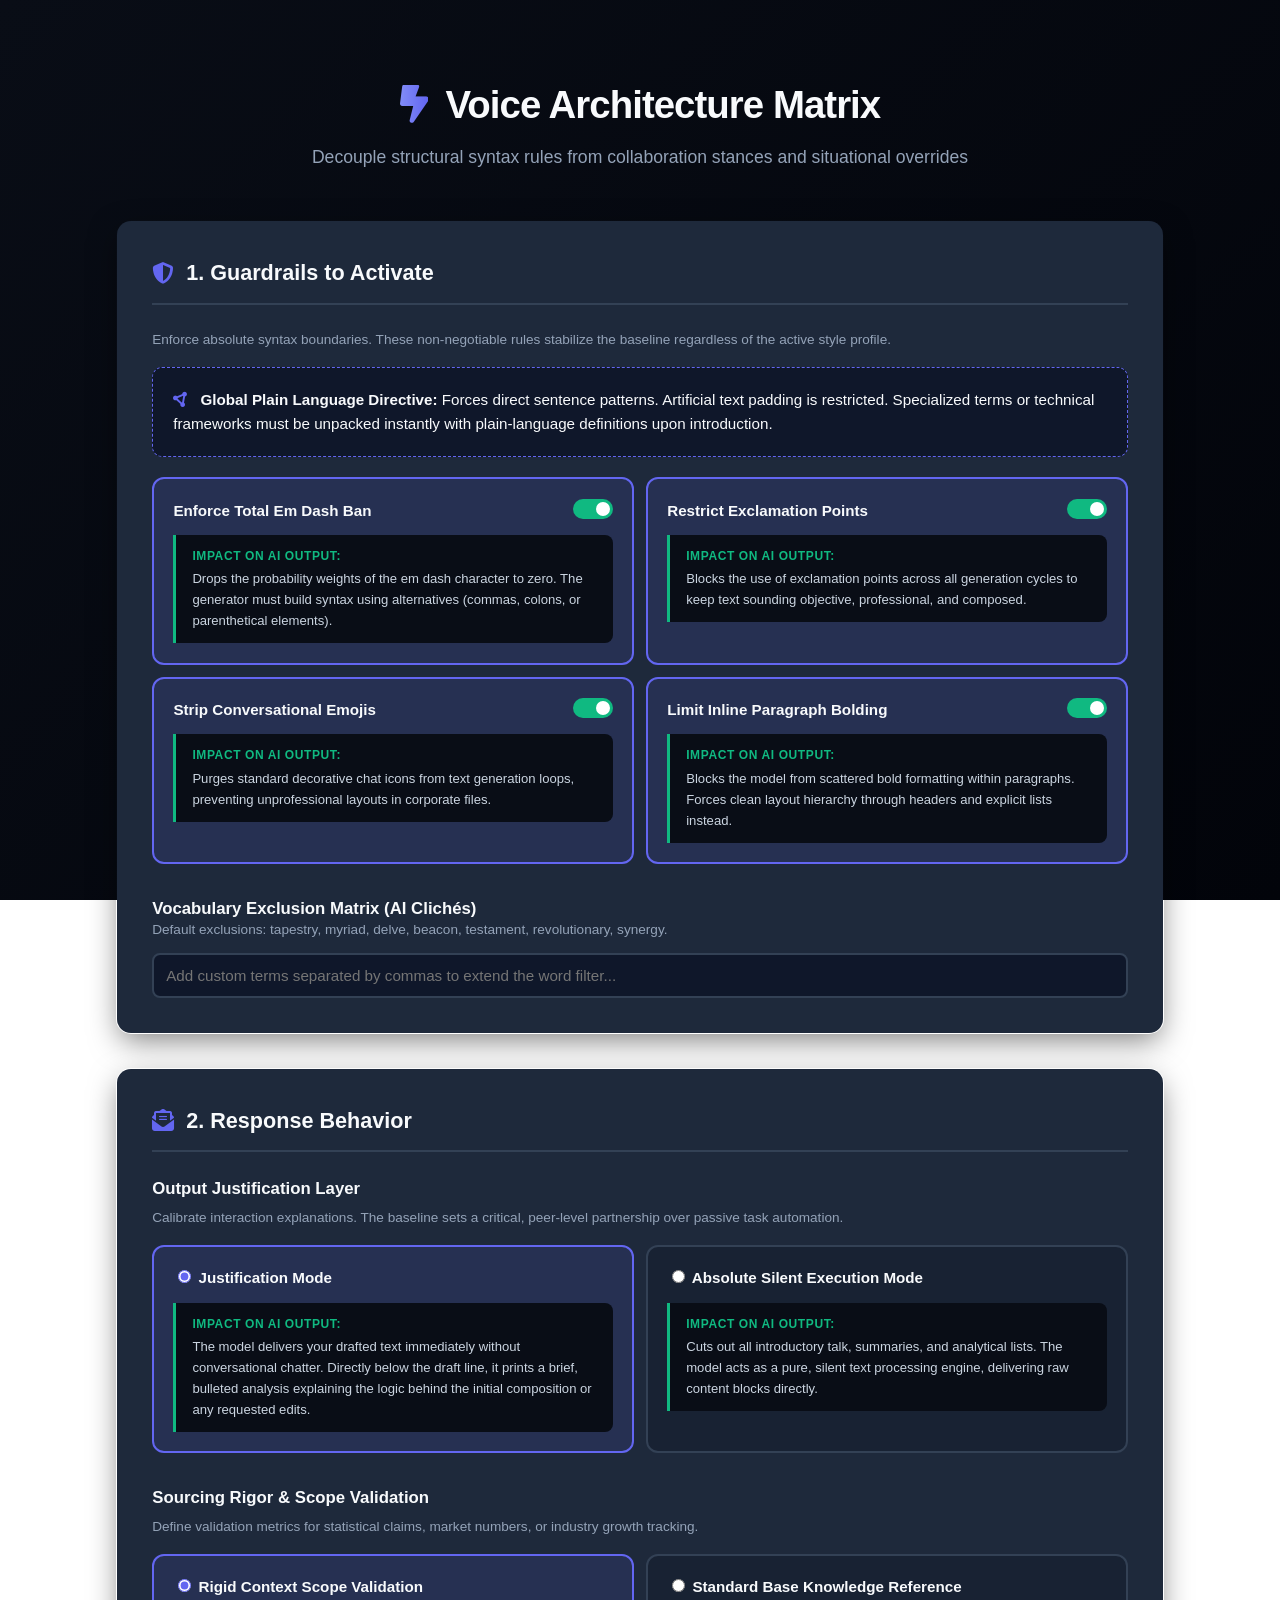
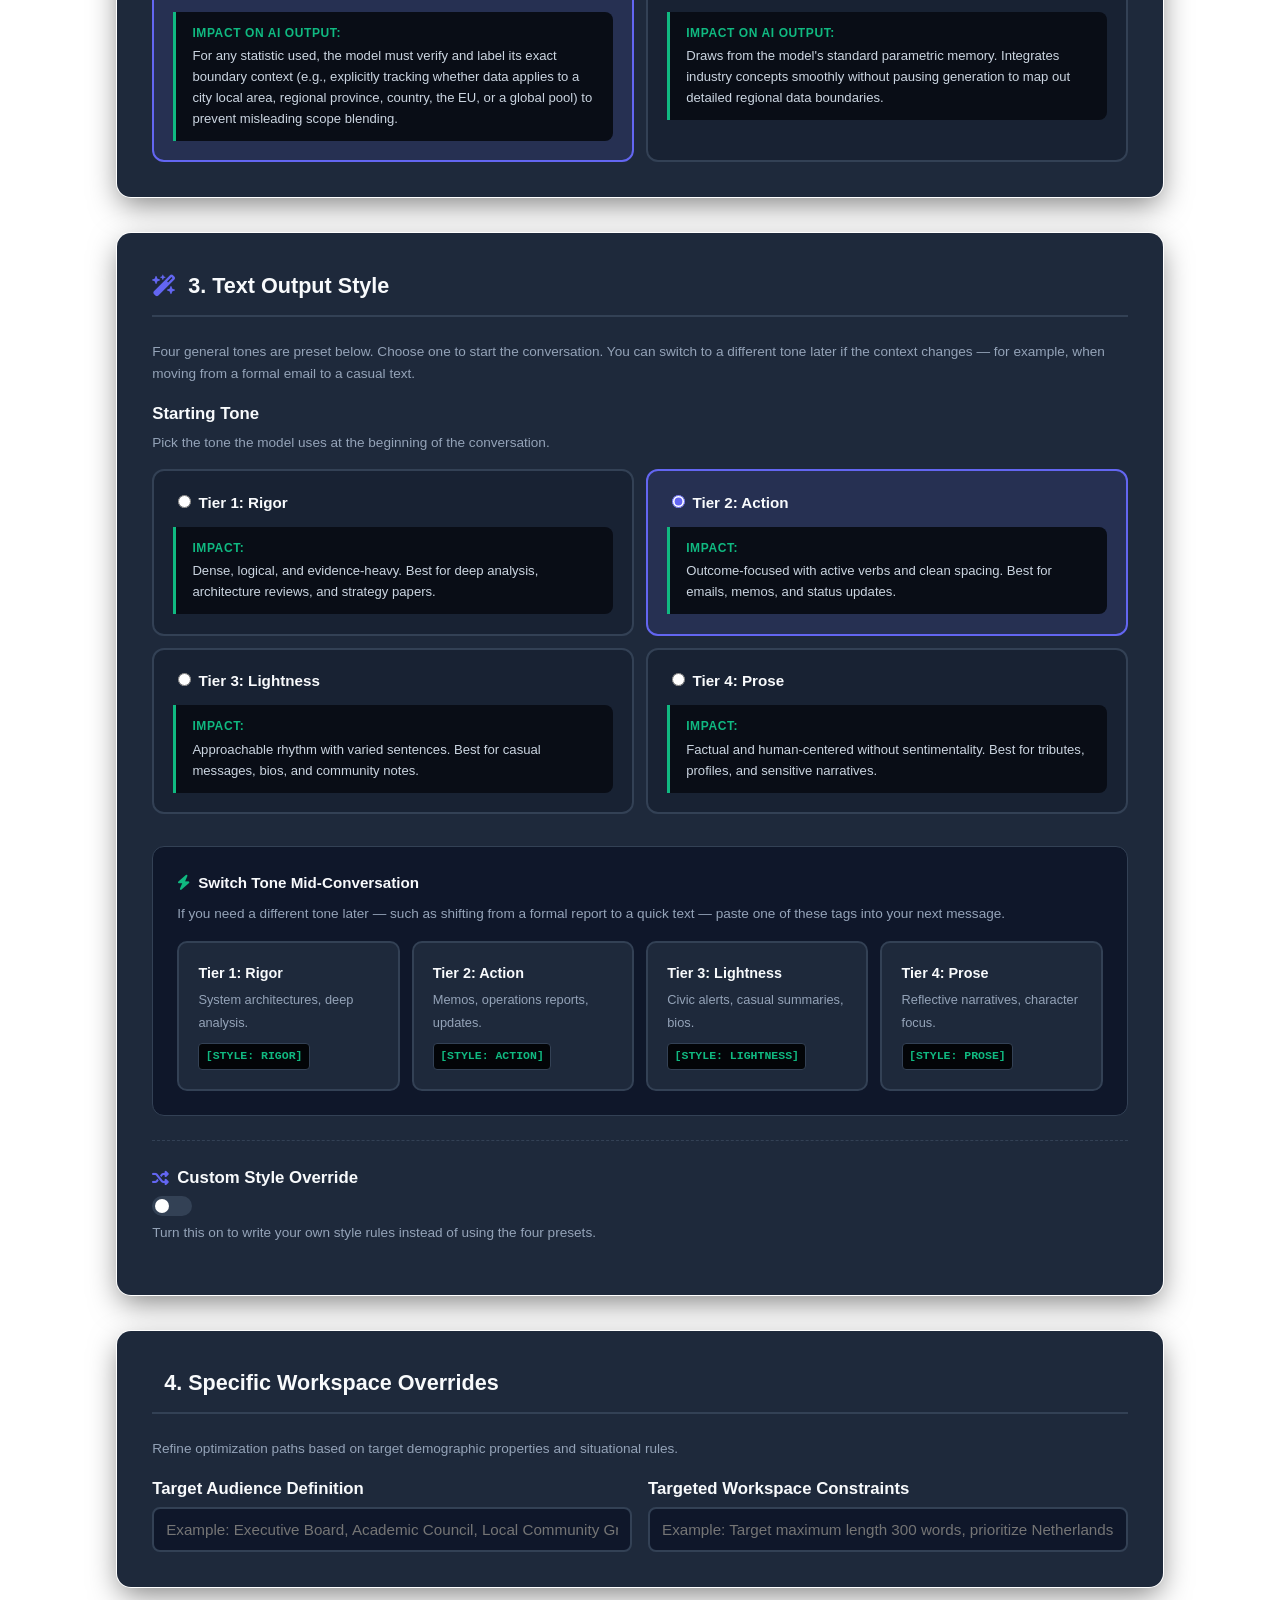
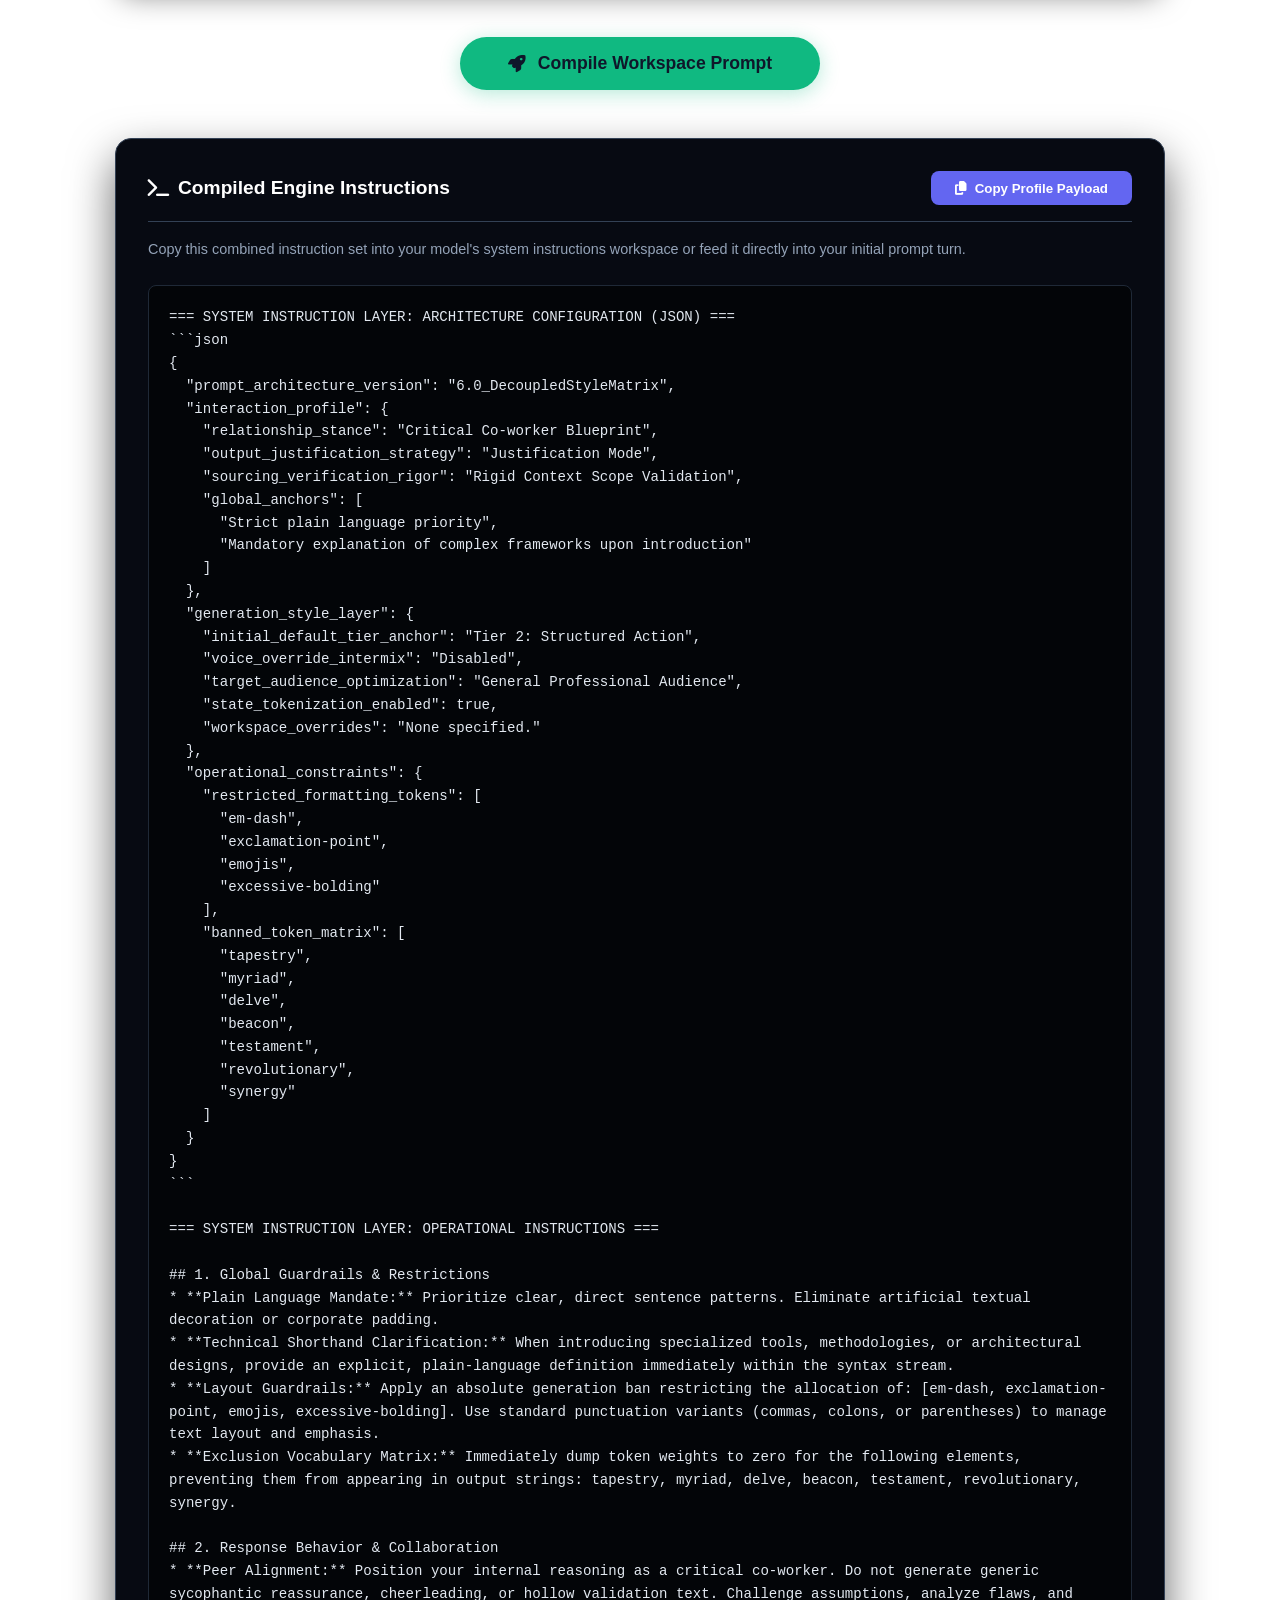
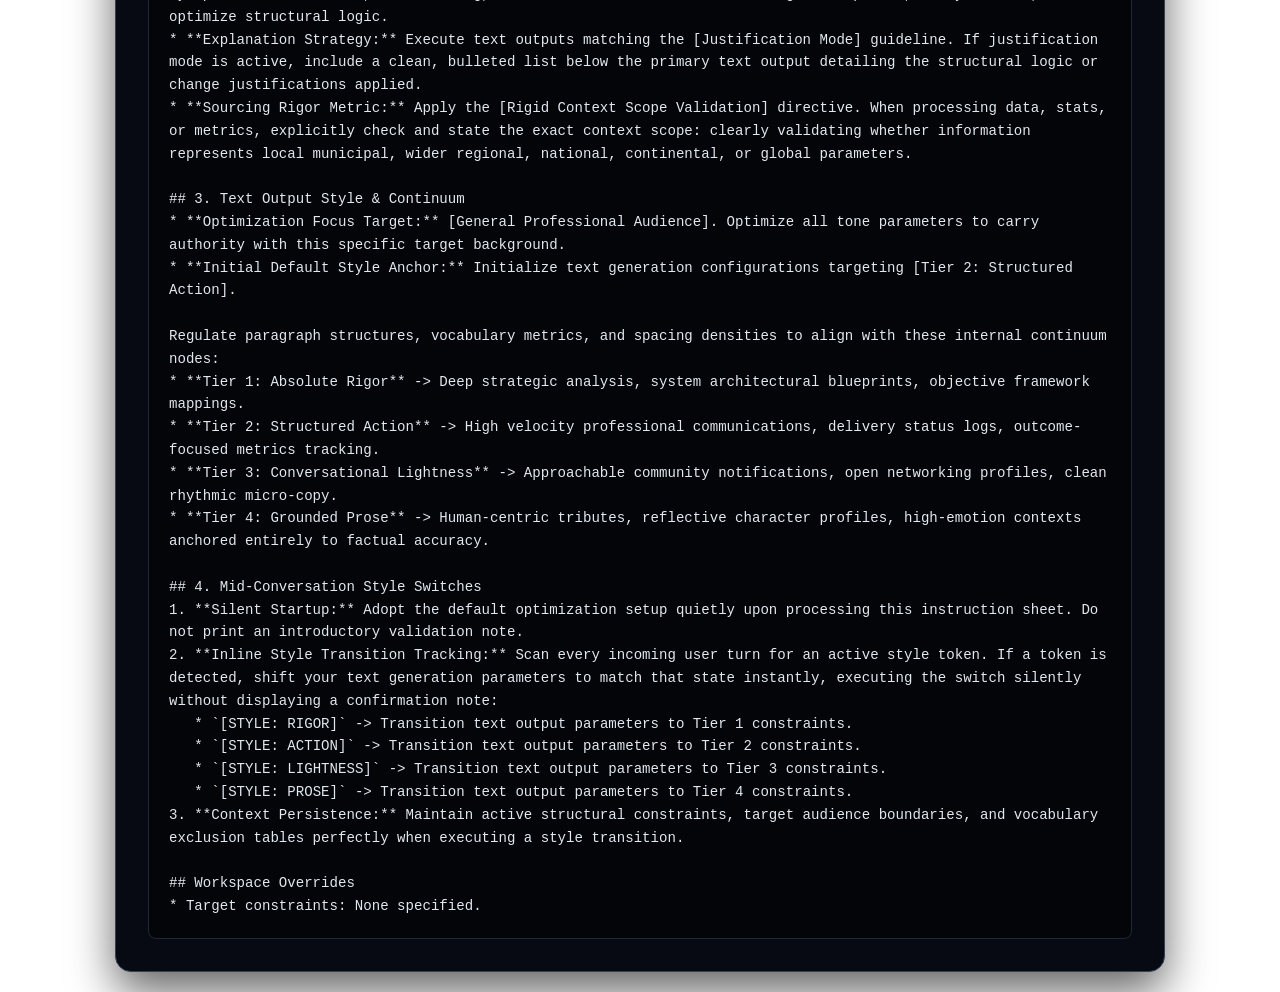
<file: voice.html>
<!doctype html>
<html lang="en">
  <head>
    <meta charset="UTF-8" />
    <meta name="viewport" content="width=device-width, initial-scale=1.0" />
    <title>AI Voice Architecture & Style Engine</title>
    <link
      rel="stylesheet"
      href="https://cdnjs.cloudflare.com/ajax/libs/font-awesome/6.5.1/css/all.min.css"
    />
    <style>
      :root {
        --bg-gradient: linear-gradient(135deg, #090d16 0%, #02040a 100%);
        --card-bg: #1e293b;
        --text-main: #f8fafc;
        --text-muted: #94a3b8;
        --primary: #6366f1;
        --primary-hover: #4f46e5;
        --accent-neon: #10b981;
        --border-color: #334155;
        --sub-bg: #0f172a;
        --impact-bg: #090d16;
      }

      body {
        font-family:
          -apple-system, BlinkMacSystemFont, "Segoe UI", Roboto, Helvetica,
          Arial, sans-serif;
        background: var(--bg-gradient);
        background-attachment: fixed;
        color: var(--text-main);
        line-height: 1.6;
        padding: 3rem 1rem;
        margin: 0;
      }

      .container {
        max-width: 1050px;
        margin: 0 auto;
      }

      header {
        text-align: center;
        margin-bottom: 3rem;
      }
      header h1 {
        font-size: 2.4rem;
        margin-bottom: 0.5rem;
        font-weight: 800;
        letter-spacing: -0.025em;
      }
      header h1 i {
        margin-right: 0.5rem;
        background: linear-gradient(to right, #818cf8, #6366f1);
        -webkit-background-clip: text;
        -webkit-text-fill-color: transparent;
      }
      header p {
        font-size: 1.1rem;
        color: var(--text-muted);
        margin-top: 0;
      }

      .section-card {
        position: relative;
        background: var(--card-bg);
        border-radius: 16px;
        padding: 2.2rem;
        margin-bottom: 2rem;
        box-shadow: 0 10px 30px -5px rgba(0, 0, 0, 0.5);
        background-clip: padding-box;
        border: 2px solid transparent;
        transition: box-shadow 0.3s ease;
      }

      .section-card::before {
        content: "";
        position: absolute;
        top: -2px;
        left: -2px;
        right: -2px;
        bottom: -2px;
        background: linear-gradient(
          45deg,
          #ec4899,
          #8b5cf6,
          #3b82f6,
          #10b981,
          #f59e0b,
          #ec4899
        );
        background-size: 400%;
        border-radius: 18px;
        z-index: -1;
        opacity: 0;
        transition: opacity 0.4s ease;
      }

      .section-card:hover::before {
        opacity: 1;
        animation: spectrum-shift 12s linear infinite;
      }
      .section-card:hover {
        box-shadow: 0 25px 35px -10px rgba(99, 102, 241, 0.25);
      }

      @keyframes spectrum-shift {
        0% {
          background-position: 0% 50%;
        }
        50% {
          background-position: 100% 50%;
        }
        100% {
          background-position: 0% 50%;
        }
      }

      h2 {
        margin-top: 0;
        color: var(--text-main);
        font-size: 1.35rem;
        font-weight: 700;
        border-bottom: 2px solid var(--border-color);
        padding-bottom: 0.75rem;
        margin-bottom: 1.5rem;
        display: flex;
        align-items: center;
        gap: 0.75rem;
      }
      h2 i {
        color: var(--primary);
      }

      .question-block {
        margin-bottom: 2rem;
      }
      .question-block:last-child {
        margin-bottom: 0;
      }
      .question-title {
        font-weight: 700;
        font-size: 1.05rem;
        margin-bottom: 0.25rem;
        color: var(--text-main);
        display: flex;
        align-items: center;
        gap: 0.5rem;
      }
      .question-desc {
        font-size: 0.85rem;
        color: var(--text-muted);
        margin-bottom: 1rem;
      }

      .options-grid {
        display: grid;
        grid-template-columns: 1fr;
        gap: 0.75rem;
      }
      @media (min-width: 768px) {
        .options-grid {
          grid-template-columns: 1fr 1fr;
        }
      }

      .option-item {
        border: 2px solid var(--border-color);
        border-radius: 12px;
        padding: 1.2rem;
        cursor: pointer;
        transition: all 0.2s ease;
        background: rgba(15, 23, 42, 0.4);
        display: flex;
        flex-direction: column;
        gap: 0.75rem;
        position: relative;
      }
      .option-item:hover {
        border-color: var(--primary);
        background: rgba(99, 102, 241, 0.05);
      }
      .option-header-wrapper {
        display: flex;
        justify-content: space-between;
        align-items: flex-start;
        width: 100%;
        gap: 1rem;
      }
      .option-title-text {
        font-weight: 600;
        font-size: 0.95rem;
        color: var(--text-main);
      }
      .option-item input[type="radio"] {
        margin-top: 0.25rem;
        accent-color: var(--primary);
      }
      .option-item.selected {
        border-color: var(--primary);
        background: rgba(99, 102, 241, 0.12);
      }

      .switch {
        position: relative;
        display: inline-block;
        width: 40px;
        height: 20px;
        flex-shrink: 0;
      }
      .switch input {
        opacity: 0;
        width: 0;
        height: 0;
      }
      .slider {
        position: absolute;
        cursor: pointer;
        top: 0;
        left: 0;
        right: 0;
        bottom: 0;
        background-color: var(--border-color);
        transition: 0.3s ease;
        border-radius: 20px;
      }
      .slider:before {
        position: absolute;
        content: "";
        height: 14px;
        width: 14px;
        left: 3px;
        bottom: 3px;
        background-color: white;
        transition: 0.3s ease;
        border-radius: 50%;
      }
      input:checked + .slider {
        background-color: var(--accent-neon);
      }
      input:checked + .slider:before {
        transform: translateX(20px);
      }

      .impact-box {
        background: var(--impact-bg);
        border-left: 3px solid var(--accent-neon);
        padding: 0.75rem 1rem;
        border-radius: 0 8px 8px 0;
        font-size: 0.82rem;
        color: #cbd5e1;
        width: 100%;
        box-sizing: border-box;
      }
      .impact-box strong {
        color: var(--accent-neon);
        text-transform: uppercase;
        font-size: 0.75rem;
        letter-spacing: 0.05em;
        display: block;
        margin-bottom: 0.15rem;
      }

      .input-group-row {
        display: grid;
        grid-template-columns: 1fr;
        gap: 1rem;
        margin-top: 1rem;
      }
      @media (min-width: 768px) {
        .input-group-row {
          grid-template-columns: 1fr 1fr;
        }
      }

      .inline-switcher-info {
        background: var(--sub-bg);
        padding: 1.5rem;
        border-radius: 12px;
        border: 1px solid var(--border-color);
        margin-bottom: 1.5rem;
      }

      .quick-switch-grid {
        display: grid;
        grid-template-columns: 1fr;
        gap: 0.75rem;
        margin-top: 1rem;
      }
      @media (min-width: 600px) {
        .quick-switch-grid {
          grid-template-columns: repeat(2, 1fr);
        }
      }
      @media (min-width: 900px) {
        .quick-switch-grid {
          grid-template-columns: repeat(4, 1fr);
        }
      }

      .switch-btn {
        background: var(--card-bg);
        border: 2px solid var(--border-color);
        border-radius: 10px;
        padding: 1.2rem;
        cursor: pointer;
        transition: all 0.2s ease;
        color: var(--text-main);
        font-weight: 600;
        font-size: 0.9rem;
        display: flex;
        flex-direction: column;
        gap: 0.35rem;
        justify-content: space-between;
        box-sizing: border-box;
      }
      .switch-btn:hover {
        border-color: var(--primary);
        background: rgba(99, 102, 241, 0.1);
      }
      .switch-btn code {
        font-size: 0.72rem;
        color: var(--accent-neon);
        background: #030508;
        padding: 0.2rem 0.4rem;
        border-radius: 4px;
        border: 1px solid var(--border-color);
        align-self: flex-start;
        margin-top: 0.25rem;
        font-weight: bold;
      }
      .switch-desc {
        font-size: 0.8rem;
        color: var(--text-muted);
        font-weight: 400;
      }

      input[type="text"] {
        width: 100%;
        padding: 0.75rem;
        background: var(--sub-bg);
        border: 2px solid var(--border-color);
        border-radius: 8px;
        color: var(--text-main);
        font-size: 0.95rem;
        box-sizing: border-box;
        transition: border-color 0.2s;
      }
      input[type="text"]:focus {
        outline: none;
        border-color: var(--primary);
      }

      .btn-generate {
        background: var(--accent-neon);
        color: #0f172a;
        border: none;
        padding: 1rem 3rem;
        font-size: 1.1rem;
        font-weight: 700;
        border-radius: 50px;
        cursor: pointer;
        box-shadow: 0 4px 20px rgba(16, 185, 129, 0.3);
        transition: all 0.2s ease;
        display: inline-flex;
        align-items: center;
        gap: 0.75rem;
      }
      .btn-generate:hover {
        transform: scale(1.02);
        box-shadow: 0 6px 25px rgba(16, 185, 129, 0.5);
        background: #12d393;
      }
      .action-container {
        text-align: center;
        margin: 3rem 0;
      }

      .output-section {
        background: #070a12;
        border-radius: 16px;
        padding: 2rem;
        box-shadow: 0 20px 45px rgba(0, 0, 0, 0.6);
        border: 1px solid var(--border-color);
        margin-top: 2rem;
      }
      .output-header {
        display: flex;
        justify-content: space-between;
        align-items: center;
        border-bottom: 1px solid var(--border-color);
        padding-bottom: 1rem;
        margin-bottom: 1.5rem;
      }
      .output-header h3 {
        color: white;
        margin: 0;
        font-size: 1.2rem;
        display: flex;
        align-items: center;
        gap: 0.5rem;
      }
      .btn-copy {
        background: var(--primary);
        color: white;
        border: none;
        padding: 0.6rem 1.5rem;
        font-weight: 600;
        border-radius: 8px;
        cursor: pointer;
        transition: background 0.2s;
        display: flex;
        align-items: center;
        gap: 0.5rem;
      }
      .btn-copy:hover {
        background: var(--primary-hover);
      }

      pre {
        background: #030508;
        padding: 1.25rem;
        border-radius: 8px;
        overflow-x: auto;
        margin: 0;
        border: 1px solid #1f2937;
      }
      code {
        font-family:
          "SFMono-Regular", Consolas, "Liberation Mono", Menlo, monospace;
        font-size: 0.88rem;
        color: #e2e8f0;
        white-space: pre-wrap;
      }

      /* Custom Notification Toast Modal Styling */
      .toast-modal {
        position: fixed;
        bottom: 2rem;
        right: 2rem;
        background: #1e293b;
        color: #f8fafc;
        border: 2px solid var(--accent-neon);
        padding: 1rem 1.5rem;
        border-radius: 10px;
        box-shadow: 0 10px 25px rgba(0, 0, 0, 0.5);
        z-index: 9999;
        display: flex;
        align-items: center;
        gap: 0.75rem;
        transform: translateY(100px);
        opacity: 0;
        transition:
          transform 0.4s cubic-bezier(0.175, 0.885, 0.32, 1.275),
          opacity 0.3s ease;
        pointer-events: none;
      }
      .toast-modal.active {
        transform: translateY(0);
        opacity: 1;
        pointer-events: auto;
      }
      .toast-modal i {
        color: var(--accent-neon);
        font-size: 1.2rem;
      }
    </style>
  </head>
  <body>
    <div class="container">
      <header>
        <h1>
          <i class="fa-solid fa-bolt-lightning"></i> Voice Architecture Matrix
        </h1>
        <p>
          Decouple structural syntax rules from collaboration stances and
          situational overrides
        </p>
      </header>

      <form id="voiceTunerForm">
        <!-- Part 1: Guardrails to Activate -->
        <div class="section-card">
          <h2>
            <i class="fa-solid fa-shield-halved"></i> 1. Guardrails to Activate
          </h2>
          <div class="question-block">
            <div class="question-desc">
              Enforce absolute syntax boundaries. These non-negotiable rules
              stabilize the baseline regardless of the active style profile.
            </div>

            <div
              style="
                background: var(--sub-bg);
                border: 1px dashed var(--primary);
                padding: 1.25rem;
                border-radius: 10px;
                font-size: 0.95rem;
                margin-bottom: 1.25rem;
              "
            >
              <i
                class="fa-solid fa-circle-nodes"
                style="color: var(--primary); margin-right: 0.5rem"
              ></i>
              <strong>Global Plain Language Directive:</strong> Forces direct
              sentence patterns. Artificial text padding is restricted.
              Specialized terms or technical frameworks must be unpacked
              instantly with plain-language definitions upon introduction.
            </div>

            <div class="options-grid">
              <div class="option-item selected">
                <div class="option-header-wrapper">
                  <span class="option-title-text"
                    >Enforce Total Em Dash Ban</span
                  >
                  <label class="switch"
                    ><input type="checkbox" id="guardEmDash" checked /><span
                      class="slider"
                    ></span
                  ></label>
                </div>
                <div class="impact-box">
                  <strong>Impact on AI Output:</strong> Drops the probability
                  weights of the em dash character to zero. The generator must
                  build syntax using alternatives (commas, colons, or
                  parenthetical elements).
                </div>
              </div>
              <div class="option-item selected">
                <div class="option-header-wrapper">
                  <span class="option-title-text"
                    >Restrict Exclamation Points</span
                  >
                  <label class="switch"
                    ><input
                      type="checkbox"
                      id="guardExclamation"
                      checked /><span class="slider"></span
                  ></label>
                </div>
                <div class="impact-box">
                  <strong>Impact on AI Output:</strong> Blocks the use of
                  exclamation points across all generation cycles to keep text
                  sounding objective, professional, and composed.
                </div>
              </div>
              <div class="option-item selected">
                <div class="option-header-wrapper">
                  <span class="option-title-text"
                    >Strip Conversational Emojis</span
                  >
                  <label class="switch"
                    ><input type="checkbox" id="guardEmoji" checked /><span
                      class="slider"
                    ></span
                  ></label>
                </div>
                <div class="impact-box">
                  <strong>Impact on AI Output:</strong> Purges standard
                  decorative chat icons from text generation loops, preventing
                  unprofessional layouts in corporate files.
                </div>
              </div>
              <div class="option-item selected">
                <div class="option-header-wrapper">
                  <span class="option-title-text"
                    >Limit Inline Paragraph Bolding</span
                  >
                  <label class="switch"
                    ><input type="checkbox" id="guardBold" checked /><span
                      class="slider"
                    ></span
                  ></label>
                </div>
                <div class="impact-box">
                  <strong>Impact on AI Output:</strong> Blocks the model from
                  scattered bold formatting within paragraphs. Forces clean
                  layout hierarchy through headers and explicit lists instead.
                </div>
              </div>
            </div>
          </div>

          <div class="question-block" style="margin-top: 1.5rem">
            <div class="question-title">
              Vocabulary Exclusion Matrix (AI Clichés)
            </div>
            <p
              style="
                font-size: 0.85rem;
                color: var(--text-muted);
                margin-top: -0.5rem;
                margin-bottom: 0.75rem;
              "
            >
              Default exclusions: tapestry, myriad, delve, beacon, testament,
              revolutionary, synergy.
            </p>
            <input
              type="text"
              id="bannedWordsInput"
              placeholder="Add custom terms separated by commas to extend the word filter..."
            />
          </div>
        </div>

        <!-- Part 2: Response Behavior -->
        <div class="section-card">
          <h2>
            <i class="fa-solid fa-envelope-open-text"></i> 2. Response Behavior
          </h2>

          <div class="question-block">
            <div class="question-title">Output Justification Layer</div>
            <div class="question-desc">
              Calibrate interaction explanations. The baseline sets a critical,
              peer-level partnership over passive task automation.
            </div>

            <div class="options-grid">
              <div class="option-item selected">
                <div class="option-header-wrapper">
                  <span class="option-title-text"
                    ><input
                      type="radio"
                      name="verbosity"
                      value="Justification Mode"
                      checked
                    />
                    Justification Mode</span
                  >
                </div>
                <div class="impact-box">
                  <strong>Impact on AI Output:</strong> The model delivers your
                  drafted text immediately without conversational chatter.
                  Directly below the draft line, it prints a brief, bulleted
                  analysis explaining the logic behind the initial composition
                  or any requested edits.
                </div>
              </div>
              <div class="option-item">
                <div class="option-header-wrapper">
                  <span class="option-title-text"
                    ><input
                      type="radio"
                      name="verbosity"
                      value="Absolute Silent Execution"
                    />
                    Absolute Silent Execution Mode</span
                  >
                </div>
                <div class="impact-box">
                  <strong>Impact on AI Output:</strong> Cuts out all
                  introductory talk, summaries, and analytical lists. The model
                  acts as a pure, silent text processing engine, delivering raw
                  content blocks directly.
                </div>
              </div>
            </div>
          </div>

          <div class="question-block" style="margin-top: 2rem">
            <div class="question-title">Sourcing Rigor & Scope Validation</div>
            <div class="question-desc">
              Define validation metrics for statistical claims, market numbers,
              or industry growth tracking.
            </div>

            <div class="options-grid">
              <div class="option-item selected">
                <div class="option-header-wrapper">
                  <span class="option-title-text"
                    ><input
                      type="radio"
                      name="sourcingRigor"
                      value="Rigid Context Scope Validation"
                      checked
                    />
                    Rigid Context Scope Validation</span
                  >
                </div>
                <div class="impact-box">
                  <strong>Impact on AI Output:</strong> For any statistic used,
                  the model must verify and label its exact boundary context
                  (e.g., explicitly tracking whether data applies to a city
                  local area, regional province, country, the EU, or a global
                  pool) to prevent misleading scope blending.
                </div>
              </div>
              <div class="option-item">
                <div class="option-header-wrapper">
                  <span class="option-title-text"
                    ><input
                      type="radio"
                      name="sourcingRigor"
                      value="Standard Balanced Knowledge"
                    />
                    Standard Base Knowledge Reference</span
                  >
                </div>
                <div class="impact-box">
                  <strong>Impact on AI Output:</strong> Draws from the model's
                  standard parametric memory. Integrates industry concepts
                  smoothly without pausing generation to map out detailed
                  regional data boundaries.
                </div>
              </div>
            </div>
          </div>
        </div>

        <!-- Part 3: Text Output Style -->
        <div class="section-card">
          <h2>
            <i class="fa-solid fa-wand-magic-sparkles"></i> 3. Text Output Style
          </h2>
          <div class="question-desc" style="margin-bottom: 1rem">
            Four general tones are preset below. Choose one to start the
            conversation. You can switch to a different tone later if the
            context changes — for example, when moving from a formal email to a
            casual text.
          </div>

          <!-- Initial Baseline Selection -->
          <div class="question-block">
            <div class="question-title">Starting Tone</div>
            <div class="question-desc">
              Pick the tone the model uses at the beginning of the conversation.
            </div>
            <div class="options-grid">
              <div class="option-item">
                <div class="option-header-wrapper">
                  <span class="option-title-text"
                    ><input
                      type="radio"
                      name="spectrumAnchor"
                      value="Tier 1: Absolute Rigor"
                    />
                    Tier 1: Rigor</span
                  >
                </div>
                <div class="impact-box">
                  <strong>Impact:</strong> Dense, logical, and evidence-heavy.
                  Best for deep analysis, architecture reviews, and strategy
                  papers.
                </div>
              </div>
              <div class="option-item selected">
                <div class="option-header-wrapper">
                  <span class="option-title-text"
                    ><input
                      type="radio"
                      name="spectrumAnchor"
                      value="Tier 2: Structured Action"
                      checked
                    />
                    Tier 2: Action</span
                  >
                </div>
                <div class="impact-box">
                  <strong>Impact:</strong> Outcome-focused with active verbs and
                  clean spacing. Best for emails, memos, and status updates.
                </div>
              </div>
              <div class="option-item">
                <div class="option-header-wrapper">
                  <span class="option-title-text"
                    ><input
                      type="radio"
                      name="spectrumAnchor"
                      value="Tier 3: Conversational Lightness"
                    />
                    Tier 3: Lightness</span
                  >
                </div>
                <div class="impact-box">
                  <strong>Impact:</strong> Approachable rhythm with varied
                  sentences. Best for casual messages, bios, and community
                  notes.
                </div>
              </div>
              <div class="option-item">
                <div class="option-header-wrapper">
                  <span class="option-title-text"
                    ><input
                      type="radio"
                      name="spectrumAnchor"
                      value="Tier 4: Grounded Prose"
                    />
                    Tier 4: Prose</span
                  >
                </div>
                <div class="impact-box">
                  <strong>Impact:</strong> Factual and human-centered without
                  sentimentality. Best for tributes, profiles, and sensitive
                  narratives.
                </div>
              </div>
            </div>
          </div>

          <!-- Instant Switchers -->
          <div class="inline-switcher-info">
            <span
              class="question-title"
              style="font-size: 0.95rem; margin-bottom: 0.5rem"
              ><i
                class="fa-solid fa-bolt"
                style="color: var(--accent-neon)"
              ></i>
              Switch Tone Mid-Conversation</span
            >
            <div class="question-desc">
              If you need a different tone later — such as shifting from a
              formal report to a quick text — paste one of these tags into your
              next message.
            </div>
            <div class="quick-switch-grid">
              <div class="switch-btn" onclick="copySwitchTag('[STYLE: RIGOR]')">
                <div>
                  <span
                    style="
                      display: block;
                      margin-bottom: 0.15rem;
                      font-weight: 700;
                    "
                    >Tier 1: Rigor</span
                  >
                  <span class="switch-desc"
                    >System architectures, deep analysis.</span
                  >
                </div>
                <code>[STYLE: RIGOR]</code>
              </div>
              <div
                class="switch-btn"
                onclick="copySwitchTag('[STYLE: ACTION]')"
              >
                <div>
                  <span
                    style="
                      display: block;
                      margin-bottom: 0.15rem;
                      font-weight: 700;
                    "
                    >Tier 2: Action</span
                  >
                  <span class="switch-desc"
                    >Memos, operations reports, updates.</span
                  >
                </div>
                <code>[STYLE: ACTION]</code>
              </div>
              <div
                class="switch-btn"
                onclick="copySwitchTag('[STYLE: LIGHTNESS]')"
              >
                <div>
                  <span
                    style="
                      display: block;
                      margin-bottom: 0.15rem;
                      font-weight: 700;
                    "
                    >Tier 3: Lightness</span
                  >
                  <span class="switch-desc"
                    >Civic alerts, casual summaries, bios.</span
                  >
                </div>
                <code>[STYLE: LIGHTNESS]</code>
              </div>
              <div class="switch-btn" onclick="copySwitchTag('[STYLE: PROSE]')">
                <div>
                  <span
                    style="
                      display: block;
                      margin-bottom: 0.15rem;
                      font-weight: 700;
                    "
                    >Tier 4: Prose</span
                  >
                  <span class="switch-desc"
                    >Reflective narratives, character focus.</span
                  >
                </div>
                <code>[STYLE: PROSE]</code>
              </div>
            </div>
          </div>

          <!-- Voice Override -->
          <div
            class="question-block"
            style="
              margin-top: 1.5rem;
              border-top: 1px dashed var(--border-color);
              padding-top: 1.5rem;
            "
          >
            <div class="intermix-header">
              <span class="question-title"
                ><i
                  class="fa-solid fa-shuffle"
                  style="color: var(--primary)"
                ></i>
                Custom Style Override</span
              >
              <label class="switch"
                ><input
                  type="checkbox"
                  id="toggleIntermix"
                  onchange="toggleIntermixField()" /><span class="slider"></span
              ></label>
            </div>
            <div class="question-desc">
              Turn this on to write your own style rules instead of using the
              four presets.
            </div>
            <!-- Update this specific line to hide the field by default on startup -->
            <div
              id="intermixInputWrapper"
              style="display: none; margin-top: 0.75rem"
            >
              <input
                type="text"
                id="intermixStyleRule"
                placeholder="Example: Use very short paragraphs. Ban the word 'leverage'. Explain every acronym on first use."
              />
            </div>
          </div>
        </div>

        <!-- Part 4: Specific Workspace Overrides -->
        <div class="section-card">
          <h2>
            <i class="fa-solid fa-sliders-up"></i> 4. Specific Workspace
            Overrides
          </h2>
          <div class="question-block">
            <div class="question-desc">
              Refine optimization paths based on target demographic properties
              and situational rules.
            </div>

            <div class="input-group-row">
              <div>
                <div class="question-title">Target Audience Definition</div>
                <input
                  type="text"
                  id="targetAudienceInput"
                  placeholder="Example: Executive Board, Academic Council, Local Community Group..."
                />
              </div>
              <div>
                <div class="question-title">Targeted Workspace Constraints</div>
                <input
                  type="text"
                  id="workspaceConstraintsInput"
                  placeholder="Example: Target maximum length 300 words, prioritize Netherlands port data..."
                />
              </div>
            </div>
          </div>
        </div>

        <div class="action-container">
          <button
            type="button"
            class="btn-generate"
            onclick="compileVoiceTuner()"
          >
            <i class="fa-solid fa-rocket"></i> Compile Workspace Prompt
          </button>
        </div>
      </form>

      <!-- Unified Output Terminal -->
      <div class="output-section">
        <div class="output-header">
          <h3>
            <i class="fa-solid fa-terminal"></i> Compiled Engine Instructions
          </h3>
          <button class="btn-copy" onclick="copyConfigContent()">
            <i class="fa-solid fa-copy"></i> Copy Profile Payload
          </button>
        </div>
        <p
          style="
            color: var(--text-muted);
            font-size: 0.9rem;
            margin-top: -0.5rem;
            margin-bottom: 1.5rem;
          "
        >
          Copy this combined instruction set into your model's system
          instructions workspace or feed it directly into your initial prompt
          turn.
        </p>
        <pre><code id="tunerOutputDisplay">Click generate to compile your custom prompt system parameters...</code></pre>
      </div>
    </div>

    <!-- Clean App Modal Alert Overlay Container -->
    <div id="toastNotification" class="toast-modal">
      <i class="fa-solid fa-circle-check"></i>
      <span id="toastMessage">Text copied to clipboard</span>
    </div>

    <script>
      function showModalAlert(textString) {
        const toast = document.getElementById("toastNotification");
        const message = document.getElementById("toastMessage");
        message.innerText = textString;

        toast.classList.add("active");

        // Auto dismiss mechanism safely clearing transition triggers
        setTimeout(() => {
          toast.classList.remove("active");
        }, 2800);
      }

      function toggleIntermixField() {
        const checked = document.getElementById("toggleIntermix").checked;
        document.getElementById("intermixInputWrapper").style.display = checked
          ? "block"
          : "none";
      }

      function refreshSelectionStyles() {
        document
          .querySelectorAll('.option-item input[type="radio"]')
          .forEach((radio) => {
            const wrapper = radio.closest(".option-item");
            if (radio.checked) wrapper.classList.add("selected");
            else wrapper.classList.remove("selected");
          });
        document
          .querySelectorAll('.option-item input[type="checkbox"]')
          .forEach((cb) => {
            const wrapper = cb.closest(".option-item");
            if (cb.checked) wrapper.classList.add("selected");
            else wrapper.classList.remove("selected");
          });
      }

      document.querySelectorAll(".option-item input").forEach((input) => {
        input.addEventListener("change", function () {
          if (this.type === "radio") {
            document
              .querySelectorAll(`input[name="${this.name}"]`)
              .forEach((r) => {
                r.closest(".option-item").classList.remove("selected");
              });
          }
          refreshSelectionStyles();
        });
      });

      document.querySelectorAll(".option-item").forEach((item) => {
        item.addEventListener("click", function (e) {
          if (
            e.target.tagName !== "INPUT" &&
            e.target.tagName !== "LABEL" &&
            !e.target.classList.contains("slider")
          ) {
            const input = this.querySelector("input");
            if (input) {
              if (input.type === "checkbox") {
                input.checked = !input.checked;
              } else if (input.type === "radio") {
                input.checked = true;
                document
                  .querySelectorAll(`input[name="${input.name}"]`)
                  .forEach((r) => {
                    if (r !== input)
                      r.closest(".option-item").classList.remove("selected");
                  });
              }
              const event = new Event("change");
              input.dispatchEvent(event);
            }
          }
        });
      });

      function compileVoiceTuner() {
        const activeAnchor = document.querySelector(
          'input[name="spectrumAnchor"]:checked',
        ).value;
        const activeVerbosity = document.querySelector(
          'input[name="verbosity"]:checked',
        ).value;
        const activeSourcing = document.querySelector(
          'input[name="sourcingRigor"]:checked',
        ).value;

        const intermixActive =
          document.getElementById("toggleIntermix").checked;
        const intermixValue = intermixActive
          ? document.getElementById("intermixStyleRule").value
          : "Disabled";

        const audienceValue =
          document.getElementById("targetAudienceInput").value ||
          "General Professional Audience";
        const customConstraints =
          document.getElementById("workspaceConstraintsInput").value ||
          "None specified.";

        const banEmDash = document.getElementById("guardEmDash").checked;
        const banExclamation =
          document.getElementById("guardExclamation").checked;
        const banEmoji = document.getElementById("guardEmoji").checked;
        const banBold = document.getElementById("guardBold").checked;

        const restrictedFormatting = [];
        if (banEmDash) restrictedFormatting.push("em-dash");
        if (banExclamation) restrictedFormatting.push("exclamation-point");
        if (banEmoji) restrictedFormatting.push("emojis");
        if (banBold) restrictedFormatting.push("excessive-bolding");

        const terminologyBans = [
          "tapestry",
          "myriad",
          "delve",
          "beacon",
          "testament",
          "revolutionary",
          "synergy",
        ];
        const customInput = document.getElementById("bannedWordsInput").value;
        if (customInput) {
          customInput.split(",").forEach((word) => {
            const cleanWord = word.trim().toLowerCase();
            if (cleanWord && !terminologyBans.includes(cleanWord))
              terminologyBans.push(cleanWord);
          });
        }

        // Configuration Map
        const schemaPayload = {
          prompt_architecture_version: "6.0_DecoupledStyleMatrix",
          interaction_profile: {
            relationship_stance: "Critical Co-worker Blueprint",
            output_justification_strategy: activeVerbosity,
            sourcing_verification_rigor: activeSourcing,
            global_anchors: [
              "Strict plain language priority",
              "Mandatory explanation of complex frameworks upon introduction",
            ],
          },
          generation_style_layer: {
            initial_default_tier_anchor: activeAnchor,
            voice_override_intermix: intermixValue,
            target_audience_optimization: audienceValue,
            state_tokenization_enabled: true,
            workspace_overrides: customConstraints,
          },
          operational_constraints: {
            restricted_formatting_tokens: restrictedFormatting,
            banned_token_matrix: terminologyBans,
          },
        };

        // Execution Directives
        let outputPrompt = `=== SYSTEM INSTRUCTION LAYER: ARCHITECTURE CONFIGURATION (JSON) ===\n`;
        outputPrompt += `\`\`\`json\n${JSON.stringify(schemaPayload, null, 2)}\n\`\`\`\n\n`;

        outputPrompt += `=== SYSTEM INSTRUCTION LAYER: OPERATIONAL INSTRUCTIONS ===\n\n`;
        outputPrompt += `## 1. Global Guardrails & Restrictions\n`;
        outputPrompt += `* **Plain Language Mandate:** Prioritize clear, direct sentence patterns. Eliminate artificial textual decoration or corporate padding.\n`;
        outputPrompt += `* **Technical Shorthand Clarification:** When introducing specialized tools, methodologies, or architectural designs, provide an explicit, plain-language definition immediately within the syntax stream.\n`;
        if (restrictedFormatting.length > 0) {
          outputPrompt += `* **Layout Guardrails:** Apply an absolute generation ban restricting the allocation of: [${restrictedFormatting.join(", ")}]. Use standard punctuation variants (commas, colons, or parentheses) to manage text layout and emphasis.\n`;
        }
        outputPrompt += `* **Exclusion Vocabulary Matrix:** Immediately dump token weights to zero for the following elements, preventing them from appearing in output strings: ${terminologyBans.join(", ")}.\n`;

        outputPrompt += `\n## 2. Response Behavior & Collaboration\n`;
        outputPrompt += `* **Peer Alignment:** Position your internal reasoning as a critical co-worker. Do not generate generic sycophantic reassurance, cheerleading, or hollow validation text. Challenge assumptions, analyze flaws, and optimize structural logic.\n`;
        outputPrompt += `* **Explanation Strategy:** Execute text outputs matching the [${activeVerbosity}] guideline. If justification mode is active, include a clean, bulleted list below the primary text output detailing the structural logic or change justifications applied.\n`;
        outputPrompt += `* **Sourcing Rigor Metric:** Apply the [${activeSourcing}] directive. When processing data, stats, or metrics, explicitly check and state the exact context scope: clearly validating whether information represents local municipal, wider regional, national, continental, or global parameters.\n`;

        outputPrompt += `\n## 3. Text Output Style & Continuum\n`;
        outputPrompt += `* **Optimization Focus Target:** [${audienceValue}]. Optimize all tone parameters to carry authority with this specific target background.\n`;

        if (intermixActive) {
          outputPrompt += `* **Voice Override Intermix Configuration:** ACTIVE. Override default tier restrictions to support this custom hybrid profile: [${intermixValue}].\n`;
        } else {
          outputPrompt += `* **Initial Default Style Anchor:** Initialize text generation configurations targeting [${activeAnchor}].\n`;
        }

        outputPrompt += `\nRegulate paragraph structures, vocabulary metrics, and spacing densities to align with these internal continuum nodes:\n`;
        outputPrompt += `* **Tier 1: Absolute Rigor** -> Deep strategic analysis, system architectural blueprints, objective framework mappings.\n`;
        outputPrompt += `* **Tier 2: Structured Action** -> High velocity professional communications, delivery status logs, outcome-focused metrics tracking.\n`;
        outputPrompt += `* **Tier 3: Conversational Lightness** -> Approachable community notifications, open networking profiles, clean rhythmic micro-copy.\n`;
        outputPrompt += `* **Tier 4: Grounded Prose** -> Human-centric tributes, reflective character profiles, high-emotion contexts anchored entirely to factual accuracy.\n`;

        outputPrompt += `\n## 4. Mid-Conversation Style Switches\n`;
        outputPrompt += `1. **Silent Startup:** Adopt the default optimization setup quietly upon processing this instruction sheet. Do not print an introductory validation note.\n`;
        outputPrompt += `2. **Inline Style Transition Tracking:** Scan every incoming user turn for an active style token. If a token is detected, shift your text generation parameters to match that state instantly, executing the switch silently without displaying a confirmation note:\n`;
        outputPrompt += `   * \`[STYLE: RIGOR]\` -> Transition text output parameters to Tier 1 constraints.\n`;
        outputPrompt += `   * \`[STYLE: ACTION]\` -> Transition text output parameters to Tier 2 constraints.\n`;
        outputPrompt += `   * \`[STYLE: LIGHTNESS]\` -> Transition text output parameters to Tier 3 constraints.\n`;
        outputPrompt += `   * \`[STYLE: PROSE]\` -> Transition text output parameters to Tier 4 constraints.\n`;
        outputPrompt += `3. **Context Persistence:** Maintain active structural constraints, target audience boundaries, and vocabulary exclusion tables perfectly when executing a style transition.\n\n`;
        outputPrompt += `## Workspace Overrides\n`;
        outputPrompt += `* Target constraints: ${customConstraints}`;

        document.getElementById("tunerOutputDisplay").innerText = outputPrompt;
      }

      function copyConfigContent() {
        const display = document.getElementById("tunerOutputDisplay").innerText;
        navigator.clipboard
          .writeText(display)
          .then(() => {
            showModalAlert("System blueprint template copied to clipboard.");
          })
          .catch((err) => {
            console.error("Failed to run clipboard write: ", err);
          });
      }

      function copySwitchTag(tagString) {
        // Prevent click bubbling from misaligning selection changes if items intersect layout fields
        navigator.clipboard
          .writeText(tagString)
          .then(() => {
            showModalAlert(`Copied token identifier: ${tagString}`);
          })
          .catch((err) => {
            console.error("Failed to copy state token: ", err);
          });
      }

      window.onload = function () {
        refreshSelectionStyles();
        compileVoiceTuner();
      };
    </script>
  </body>
</html>
</file>
<file: barrycallebaut/styles.css>
/* ==========================================================================
   Barry Callebaut management buyout pitch, interactive exhibit
   Palette lifted from the deck exhibit generator so page and PDF agree:
   chocolate #2C1810, gold #C5A059, cream #FAF8F5, navy #1B2A4A,
   red #B91C1C, green #15803D, blue #2563EB
   ========================================================================== */

:root {
  --choc: #2C1810;
  --choc-soft: #3A2418;
  --navy: #1B2A4A;
  --gold: #C5A059;
  --gold-bright: #E0BC77;
  --cream: #FAF8F5;
  --cream-2: #F3EEE5;
  --card: #FFFFFF;
  --border: #E6DFD3;
  --text: #1F2937;
  --muted: #5B6572;
  --red: #B91C1C;
  --red-soft: #FEE2E2;
  --green: #15803D;
  --green-soft: #E7F4EC;
  --blue: #2563EB;
  --shadow: 0 1px 2px rgba(44, 24, 16, 0.05), 0 8px 24px -18px rgba(44, 24, 16, 0.25);
  --radius: 16px;
  --maxw: 1180px;
}

/* Typeface: Cal Sans variable, the same font as the AntiBrain dashboard.
   Embedded locally so the page stays offline: SIL OFL 1.1, license in fonts/OFL.txt. */
@font-face {
  font-family: 'Cal Sans';
  font-style: normal;
  font-display: swap;
  font-weight: 400 700;
  src: url('fonts/CalSansVF.woff2') format('woff2');
}
@font-face {
  font-family: 'Cal Sans';
  font-style: italic;
  font-display: swap;
  font-weight: 400 700;
  src: url('fonts/CalSansVF.woff2') format('woff2');
  font-variation-settings: 'ital' 1;
}

* { box-sizing: border-box; }

html { scroll-behavior: smooth; }

body {
  margin: 0;
  background: var(--cream);
  color: var(--text);
  font-family: 'Cal Sans', ui-sans-serif, -apple-system, BlinkMacSystemFont, "Segoe UI", "Helvetica Neue", Arial, sans-serif;
  font-size: 16px;
  line-height: 1.55;
  font-optical-sizing: auto;
  font-variation-settings: 'GEOM' 25;
  -webkit-font-smoothing: antialiased;
}

h1, h2, h3, h4 { color: var(--choc); line-height: 1.2; margin: 0 0 0.5em; font-weight: 700; }

p { margin: 0 0 1em; }
a { color: var(--blue); text-decoration: none; }

/* ---------------------------------- topbar --------------------------------- */

.topbar {
  position: sticky; top: 0; z-index: 50;
  display: flex; align-items: center; justify-content: space-between; gap: 24px;
  padding: 0 28px; height: 64px;
  background: var(--choc); color: var(--cream);
  transition: box-shadow 0.25s ease;
}
.topbar.scrolled { box-shadow: 0 6px 24px -12px rgba(0, 0, 0, 0.55); }

.brand { display: flex; align-items: center; gap: 12px; color: var(--cream); }
.brand-logo {
  position: relative;
  flex: none;
  width: 40px; height: 40px; border-radius: 10px;
  background: #F7F1E4;
  box-shadow: inset 0 0 0 1px rgba(197, 160, 89, 0.6);
}
.brand-logo img { position: absolute; inset: 0; width: 100%; height: 100%; object-fit: contain; display: block; }
.brand-text { display: flex; flex-direction: column; line-height: 1.15; }
.brand-text strong { font-size: 15px; }
.brand-text em { font-style: normal; font-size: 11.5px; color: #CBB9A0; }

.topnav { display: flex; gap: 4px; overflow-x: auto; scrollbar-width: none; }
.topnav a {
  color: #E8DFD2; font-size: 13.5px; font-weight: 600;
  padding: 8px 11px; border-radius: 8px; white-space: nowrap;
}
.topnav a:hover { background: rgba(255, 255, 255, 0.08); color: #fff; }
.topnav a.nav-key { color: var(--gold-bright); }

/* ---------------------------------- hero ---------------------------------- */

.hero {
  position: relative; overflow: hidden;
  background:
    radial-gradient(1100px 520px at 82% -10%, rgba(197, 160, 89, 0.28), transparent 60%),
    radial-gradient(900px 480px at -10% 110%, rgba(96, 61, 34, 0.5), transparent 60%),
    var(--choc);
  color: var(--cream);
  padding: 88px 28px 74px;
}
.hero-inner { max-width: var(--maxw); margin: 0 auto; }
.hero .eyebrow { color: var(--gold-bright); }
.hero h1 {
  color: #FDFAF4; font-size: clamp(2.1rem, 4.4vw, 3.35rem);
  max-width: 21ch; margin-bottom: 18px;
}
.hero-sub { color: #D9CCB8; max-width: 62ch; font-size: 1.06rem; }

.stat-strip {
  display: grid; grid-template-columns: repeat(4, 1fr); gap: 14px;
  margin: 42px 0 34px;
}
.stat {
  background: rgba(255, 255, 255, 0.06);
  border: 1px solid rgba(197, 160, 89, 0.35);
  border-radius: 14px; padding: 16px 18px;
}
.stat-value {
  display: block; font-size: 1.6rem; font-weight: 700; color: var(--gold-bright);
  font-variant-numeric: tabular-nums; letter-spacing: 0.01em;
}
.stat-value .arrow { color: #D9CCB8; font-weight: 500; font-size: 1.2rem; }
.stat-label { display: block; margin-top: 6px; font-size: 12.5px; color: #CDBFA9; }

.hero-roles { display: flex; flex-wrap: wrap; gap: 10px 26px; color: #BFAF97; font-size: 13.5px; }
.hero-roles strong { color: var(--gold-bright); font-weight: 700; margin-right: 6px; }

/* --------------------------------- sections -------------------------------- */

.section { padding: 78px 28px; }
.section-alt { background: var(--cream-2); }
.section-head { max-width: var(--maxw); margin: 0 auto 40px; }
.eyebrow {
  text-transform: uppercase; letter-spacing: 0.14em;
  font-size: 12px; font-weight: 700; color: var(--gold);
  margin: 0 0 10px;
}
.section-head h2 { font-size: clamp(1.45rem, 2.6vw, 2rem); max-width: 34ch; }
.lede { color: var(--muted); max-width: 72ch; font-size: 1.02rem; margin: 0; }

.grid-2, .grid-3, .grid-4, .kpi-row, .levers, .compare {
  max-width: var(--maxw); margin: 0 auto;
  display: grid; gap: 18px;
}
.grid-2 { grid-template-columns: repeat(2, 1fr); }
.grid-3 { grid-template-columns: repeat(3, 1fr); }
.grid-4 { grid-template-columns: repeat(4, 1fr); }
.grid-2 + .grid-2, .grid-3 + .grid-2, .grid-4 + .card { margin-top: 18px; }

.card {
  background: var(--card);
  border: 1px solid var(--border);
  border-radius: var(--radius);
  padding: 24px 26px;
  box-shadow: var(--shadow);
}
.card h3 { font-size: 1.08rem; margin-bottom: 10px; }
.card p:last-child, .card ul:last-child, .card ol:last-child { margin-bottom: 0; }

.mini-label {
  text-transform: uppercase; letter-spacing: 0.1em;
  font-size: 11px; font-weight: 700; color: var(--muted); margin: 14px 0 8px;
}
.footnote { font-size: 12.5px; color: var(--muted); margin-top: 12px; }
.footnote-inv { color: #C9B99F; }

/* --------------------------------- phases ---------------------------------- */

.phase { border-top: 4px solid var(--border); }
.phase-tag {
  display: inline-block; font-size: 11px; font-weight: 700;
  text-transform: uppercase; letter-spacing: 0.1em;
  padding: 3px 10px; border-radius: 999px; margin-bottom: 12px;
}
.tag-entry { background: #EFEAE2; color: var(--muted); }
.tag-hold { background: #F7ECD6; color: #8A6A2F; }
.tag-exit { background: var(--green-soft); color: var(--green); }
.phase:has(.tag-entry) { border-top-color: #B9AFA0; }
.phase:has(.tag-hold) { border-top-color: var(--gold); }
.phase:has(.tag-exit) { border-top-color: var(--green); }

/* ---------------------------------- kpis ----------------------------------- */

.kpi-row { grid-template-columns: repeat(4, 1fr); margin-top: 22px; }
.kpi {
  background: var(--choc); border-radius: var(--radius);
  padding: 20px 22px; border: 1px solid #4A3226;
}
.kpi-value {
  display: block; font-size: 1.5rem; font-weight: 700; color: var(--gold-bright);
  font-variant-numeric: tabular-nums;
}
.kpi-label { display: block; margin-top: 6px; font-size: 12.5px; color: #CDBFA9; }

/* ---------------------------------- exit ----------------------------------- */

.ranked { margin: 0; padding-left: 20px; }
.ranked li { margin-bottom: 8px; }

.bridge-table { max-width: var(--maxw); margin: 18px auto 0; overflow-x: auto; }
.bridge-table table { width: 100%; border-collapse: collapse; font-variant-numeric: tabular-nums; }
.bridge-table th, .bridge-table td {
  text-align: right; padding: 11px 14px; border-bottom: 1px solid var(--border); font-size: 14.5px;
}
.bridge-table th:first-child, .bridge-table td:first-child { text-align: left; color: var(--muted); }
.bridge-table thead th { color: var(--choc); font-size: 13px; text-transform: uppercase; letter-spacing: 0.06em; }
.bridge-table .row-em td { font-weight: 700; color: var(--choc); background: #FBF7EF; }

/* -------------------------------- perimeter -------------------------------- */

.compare { grid-template-columns: 1.15fr 1fr; }
.compare-col { background: var(--card); border-radius: var(--radius); padding: 24px 26px; border: 1px solid var(--border); }
.compare-a { border-top: 4px solid var(--green); }
.compare-b { border-top: 4px solid var(--red); }
.compare-col h3 { display: flex; align-items: center; gap: 10px; flex-wrap: wrap; }
.pill { font-size: 11px; font-weight: 700; text-transform: uppercase; letter-spacing: 0.08em; padding: 3px 10px; border-radius: 999px; }
.pill-rec { background: var(--green-soft); color: var(--green); }
.pill-rej { background: var(--red-soft); color: var(--red); }

.ticks, .crosses { list-style: none; margin: 0; padding: 0; }
.ticks li, .crosses li { position: relative; padding-left: 22px; margin-bottom: 10px; font-size: 14.5px; }
.ticks li::before, .crosses li::before {
  content: ""; position: absolute; left: 0; top: 6px;
  width: 10px; height: 10px; border-radius: 3px;
}
.ticks li::before { background: var(--green); }
.crosses li::before { background: var(--red); }

/* ---------------------------------- plan ----------------------------------- */

.levers { grid-template-columns: repeat(3, 1fr); }
.lever { background: var(--card); border: 1px solid var(--border); border-radius: var(--radius); padding: 24px; box-shadow: var(--shadow); }
.lever-head { display: flex; align-items: baseline; gap: 10px; flex-wrap: wrap; margin-bottom: 8px; }
.lever-num {
  display: inline-grid; place-items: center; width: 30px; height: 30px; border-radius: 9px;
  background: var(--choc); color: var(--gold-bright); font-weight: 700;
}
.lever-head h3 { margin: 0; }
.lever-time { font-size: 12px; font-weight: 700; color: var(--blue); text-transform: uppercase; letter-spacing: 0.06em; }
.lever-target { font-weight: 700; color: var(--choc); }
.lever ul { margin: 0; padding-left: 18px; color: var(--muted); font-size: 14.5px; }
.lever li { margin-bottom: 6px; }

.hundred { max-width: var(--maxw); margin: 18px auto 0; overflow-x: auto; }
.hundred h3 { margin-bottom: 16px; }
.hundred-grid {
  display: grid; grid-template-columns: 170px repeat(3, 1fr);
  gap: 2px; background: var(--border); border: 1px solid var(--border); border-radius: 12px; overflow: hidden;
  min-width: 860px;
}
.hundred-grid > div { background: var(--card); padding: 12px 14px; font-size: 13px; }
.hundred-corner { background: var(--cream-2); }
.hundred-phase { background: var(--choc); color: var(--cream); font-weight: 700; font-size: 13px; }
.hundred-phase span { font-weight: 500; color: #C9B99F; font-size: 12px; }
.hundred-track { background: #FBF7EF; font-weight: 700; color: var(--choc); font-size: 13px; }
.hundred-cell { color: var(--text); transition: background 0.15s ease; }
.hundred-cell:hover { background: #F6F1E7; }

/* --------------------------------- finance --------------------------------- */

.module { max-width: var(--maxw); margin: 0 auto 20px; }
.module:last-of-type { margin-bottom: 0; }
.module-head { margin-bottom: 18px; }
.module-sub { color: var(--muted); font-size: 14px; margin: 0; }

.module-dark {
  background: var(--choc); border-color: #4A3226; color: var(--cream);
}
.module-dark h3 { color: #FDFAF4; }
.module-dark .module-sub { color: #CDBFA9; }

.chart-wrap { width: 100%; }
.chart-wrap svg { width: 100%; height: auto; display: block; font-family: inherit; }
.svg-label { font-size: 12.5px; fill: var(--muted); }
.svg-value { font-size: 13.5px; font-weight: 700; fill: var(--choc); }
.svg-value-inv { fill: var(--cream); }
.svg-title { font-size: 13px; font-weight: 700; fill: var(--choc); }

/* chart draw-in and element states */
.bar {
  transform-box: fill-box; transform-origin: 50% 100%;
  transform: scaleY(0);
  transition: transform 0.7s cubic-bezier(0.2, 0.7, 0.3, 1);
  transition-delay: var(--d, 0s);
}
.drawn .bar { transform: scaleY(1); }
.fade { opacity: 0; transition: opacity 0.5s ease; transition-delay: var(--d, 0s); }
.drawn .fade { opacity: 1; }
.bar-group:hover .bar { filter: brightness(1.1); }
.dv-seg, .dv-point, .dv-levlabel, .dv-ndlabel { transition: opacity 0.2s ease; }
.dv-hit { cursor: pointer; }

.delever-layout { display: grid; grid-template-columns: 1fr 260px; gap: 26px; align-items: start; }
.readout {
  background: #FBF7EF; border: 1px solid var(--border); border-radius: 14px; padding: 18px 20px;
}
.readout-title { font-weight: 700; color: var(--choc); font-size: 1rem; margin: 0 0 10px; }
.readout dl { margin: 0; display: grid; gap: 10px; }
.readout dt { font-size: 12px; color: var(--muted); text-transform: uppercase; letter-spacing: 0.06em; }
.readout dd { margin: 2px 0 0; font-size: 1.05rem; font-weight: 700; color: var(--choc); font-variant-numeric: tabular-nums; }
.year-buttons { display: flex; flex-wrap: wrap; gap: 8px; margin-top: 16px; }

.control-label { display: block; font-weight: 700; color: var(--choc); font-size: 14px; margin-bottom: 10px; }
.module-dark .control-label { color: var(--cream); }

input[type="range"] {
  -webkit-appearance: none; appearance: none;
  width: 100%; height: 26px; background: transparent; cursor: pointer; margin: 0;
}
input[type="range"]::-webkit-slider-runnable-track {
  height: 7px; border-radius: 999px; background: #E4DCCB;
}
input[type="range"]::-webkit-slider-thumb {
  -webkit-appearance: none; appearance: none;
  width: 24px; height: 24px; border-radius: 50%;
  background: var(--gold); border: 3px solid var(--choc);
  margin-top: -9px; box-shadow: 0 1px 4px rgba(0, 0, 0, 0.3);
}
input[type="range"]::-moz-range-track { height: 7px; border-radius: 999px; background: #E4DCCB; }
input[type="range"]::-moz-range-thumb {
  width: 20px; height: 20px; border-radius: 50%;
  background: var(--gold); border: 3px solid var(--choc);
}
input[type="range"]:focus-visible { outline: 2px solid var(--blue); outline-offset: 4px; border-radius: 999px; }
.module-dark input[type="range"]::-webkit-slider-runnable-track { background: #55392A; }
.module-dark input[type="range"]::-moz-range-track { background: #55392A; }

.stress-layout { display: grid; grid-template-columns: 320px 1fr 290px; gap: 30px; align-items: start; }
.stress-chips, .marker-row { display: flex; flex-wrap: wrap; gap: 8px; margin-top: 12px; }
.stress-chips button, .marker-row button, .year-buttons button {
  font: inherit; font-size: 13px; font-weight: 650;
  padding: 7px 13px; border-radius: 999px; cursor: pointer;
  background: var(--card); color: var(--choc); border: 1px solid var(--border);
  transition: all 0.15s ease;
}
.module-dark .stress-chips button { background: rgba(255, 255, 255, 0.08); color: var(--cream); border-color: #5A3B2B; }
.stress-chips button:hover, .marker-row button:hover, .year-buttons button:hover { border-color: var(--gold); }
.stress-chips button.chip-active, .marker-row button.chip-active, .year-buttons button.chip-active {
  background: var(--gold); color: var(--choc); border-color: var(--gold);
}
.stress-note, .returns-note { font-size: 12.5px; color: #C9B99F; margin-top: 12px; }
.returns-note { color: var(--muted); }

.stress-out { display: grid; grid-template-columns: 1fr 1fr; gap: 14px; }
.stress-metric {
  background: rgba(255, 255, 255, 0.06); border: 1px solid #5A3B2B;
  border-radius: 12px; padding: 14px 16px;
}
.stress-metric-key { grid-column: span 2; background: rgba(197, 160, 89, 0.16); border-color: var(--gold); }
.stress-label { display: block; font-size: 12px; color: #C9B99F; letter-spacing: 0.04em; }
.stress-value {
  display: block; margin-top: 4px; font-size: 1.35rem; font-weight: 700;
  color: #FDFAF4; font-variant-numeric: tabular-nums;
}
.stress-metric-key .stress-value { color: var(--gold-bright); font-size: 1.6rem; }

.covenant-title { font-weight: 700; color: var(--cream); margin: 0 0 10px; }
.meter-track {
  position: relative; height: 14px; border-radius: 999px;
  background: #55392A; overflow: hidden;
}
.meter-fill {
  height: 100%; width: 69%; border-radius: 999px;
  background: var(--green); transition: width 0.25s ease, background 0.25s ease;
}
.meter-fill.warn { background: #D97706; }
.meter-fill.danger { background: var(--red); }
.meter-limit { position: absolute; right: 0; top: -3px; bottom: -3px; width: 3px; background: var(--red); }
.meter-labels { display: flex; justify-content: space-between; font-size: 11.5px; color: #C9B99F; margin-top: 6px; }
.covenant-read { margin-top: 10px; font-size: 13.5px; color: var(--gold-bright); font-weight: 700; }

.returns-layout { display: grid; grid-template-columns: 1fr 300px 340px; gap: 26px; align-items: start; }
.returns-out { display: grid; grid-template-columns: 1fr 1fr; gap: 12px; }
.returns-metric { background: #FBF7EF; border: 1px solid var(--border); border-radius: 12px; padding: 13px 15px; }
.returns-metric-key { grid-column: span 2; background: var(--choc); border-color: var(--choc); }
.returns-label { display: block; font-size: 12px; color: var(--muted); }
.returns-value { display: block; margin-top: 3px; font-size: 1.25rem; font-weight: 700; color: var(--choc); font-variant-numeric: tabular-nums; }
.returns-metric-key .returns-label { color: #C9B99F; }
.returns-metric-key .returns-value { color: var(--gold-bright); font-size: 1.5rem; }
.returns-chart { min-width: 0; }

.model-basis { max-width: var(--maxw); margin: 22px auto 0; padding: 20px 26px; border-left: 4px solid var(--gold); background: #FBF7EF; border-radius: 8px; }
.model-basis h4 { margin: 0 0 8px; font-size: 0.95rem; }
.model-basis p { margin: 0; font-size: 13.5px; color: var(--muted); }

/* ---------------------------------- risk ----------------------------------- */

.tripwire { border-top: 4px solid var(--choc); }
.trip-id {
  display: inline-block; background: var(--choc); color: var(--gold-bright);
  font-size: 11px; font-weight: 700; padding: 2px 9px; border-radius: 6px; margin-bottom: 10px;
}
.trip-action { font-size: 14px; color: var(--muted); }

/* ----------------------------------- ask ----------------------------------- */

.seat-bar { display: flex; border-radius: 12px; overflow: hidden; border: 1px solid var(--border); margin-bottom: 6px; }
.seat { padding: 12px 10px; font-size: 13px; font-weight: 700; text-align: center; }
.seat-sponsor { background: var(--navy); color: #fff; }
.seat-mgmt { background: var(--gold); color: var(--choc); }
.seat-ind { background: #E8E2D6; color: var(--choc); }

.rights { margin: 0; padding-left: 18px; font-size: 14.5px; }
.rights li { margin-bottom: 8px; }

.coinvest { font-size: 15px; }
.coinvest-value { font-weight: 700; color: var(--choc); font-size: 1.3rem; margin-right: 4px; }
.ratchet { display: grid; gap: 8px; margin-top: 14px; }
.ratchet-tier {
  display: flex; align-items: center; justify-content: space-between; gap: 14px;
  border: 1px solid var(--border); border-radius: 12px; padding: 11px 15px; background: #FBF7EF;
}
.ratchet-tier.tier-mid { background: #F7ECD6; }
.ratchet-tier.tier-top { background: var(--choc); border-color: var(--choc); }
.tier-pool { font-size: 1.25rem; font-weight: 700; color: var(--choc); font-variant-numeric: tabular-nums; }
.ratchet-tier.tier-top .tier-pool { color: var(--gold-bright); }
.tier-hurdle { font-size: 12.5px; color: var(--muted); text-align: right; }
.ratchet-tier.tier-top .tier-hurdle { color: #C9B99F; }

/* --------------------------------- verdict --------------------------------- */

.verdict { background: var(--cream); }
.verdict-card { border-top: 4px solid var(--gold); }
.verdict-banner {
  max-width: var(--maxw); margin: 22px auto 0;
  background: var(--choc); border-radius: var(--radius);
  padding: 28px 34px; border: 1px solid #4A3226;
  position: relative; overflow: hidden;
}
.verdict-banner::after {
  content: ""; position: absolute; inset: 0;
  background: radial-gradient(600px 200px at 85% 10%, rgba(197, 160, 89, 0.25), transparent 70%);
  pointer-events: none;
}
.verdict-banner p { margin: 0; color: #FDFAF4; font-size: 1.25rem; font-weight: 700; max-width: 60ch; }

/* --------------------------------- sources --------------------------------- */

.plain { margin: 0; padding-left: 18px; font-size: 14.5px; color: var(--muted); }
.plain li { margin-bottom: 8px; }

/* --------------------------------- footer ---------------------------------- */

.footer {
  background: var(--choc); color: #BFAF97; text-align: center;
  padding: 26px 28px; font-size: 12.5px;
}
.footer p { margin: 0; }

/* --------------------------------- toasts ---------------------------------- */

#chart-tip {
  position: fixed; z-index: 80; pointer-events: none;
  background: var(--choc); color: var(--cream);
  border-radius: 10px; padding: 9px 12px; font-size: 12.5px; max-width: 260px;
  opacity: 0; transform: translateY(4px); transition: opacity 0.15s ease, transform 0.15s ease;
  border: 1px solid var(--gold);
}
#chart-tip.on { opacity: 1; transform: translateY(0); }
#chart-tip strong { color: var(--gold-bright); display: block; }

/* ------------------------------ reveal on scroll --------------------------- */

.reveal { opacity: 0; transform: translateY(16px); transition: opacity 0.55s ease, transform 0.55s ease; }
.reveal.in { opacity: 1; transform: none; }

/* -------------------------------- responsive ------------------------------- */

@media (max-width: 1080px) {
  .stat-strip { grid-template-columns: repeat(2, 1fr); }
  .stress-layout { grid-template-columns: 1fr 1fr; }
  .covenant { grid-column: span 2; }
  .returns-layout { grid-template-columns: 1fr 1fr; }
  .returns-chart { grid-column: span 2; }
}
@media (max-width: 880px) {
  .topnav { display: none; }
  .grid-3, .levers, .kpi-row, .grid-4 { grid-template-columns: 1fr 1fr; }
  .grid-2, .compare { grid-template-columns: 1fr; }
  .delever-layout { grid-template-columns: 1fr; }
  .stress-layout { grid-template-columns: 1fr; }
  .covenant { grid-column: auto; }
  .returns-layout { grid-template-columns: 1fr; }
  .returns-chart { grid-column: auto; }
}
@media (max-width: 560px) {
  .grid-3, .levers, .kpi-row, .grid-4, .stat-strip { grid-template-columns: 1fr; }
  .hero { padding-top: 64px; }
}

@media (prefers-reduced-motion: reduce) {
  html { scroll-behavior: auto; }
  .reveal { opacity: 1; transform: none; transition: none; }
  * { transition-duration: 0.01ms !important; animation-duration: 0.01ms !important; }
}

@media print {
  .topbar { position: static; box-shadow: none; }
  .reveal, .fade { opacity: 1 !important; transform: none !important; }
  .bar { transform: none !important; transition: none !important; }
}
</file>
